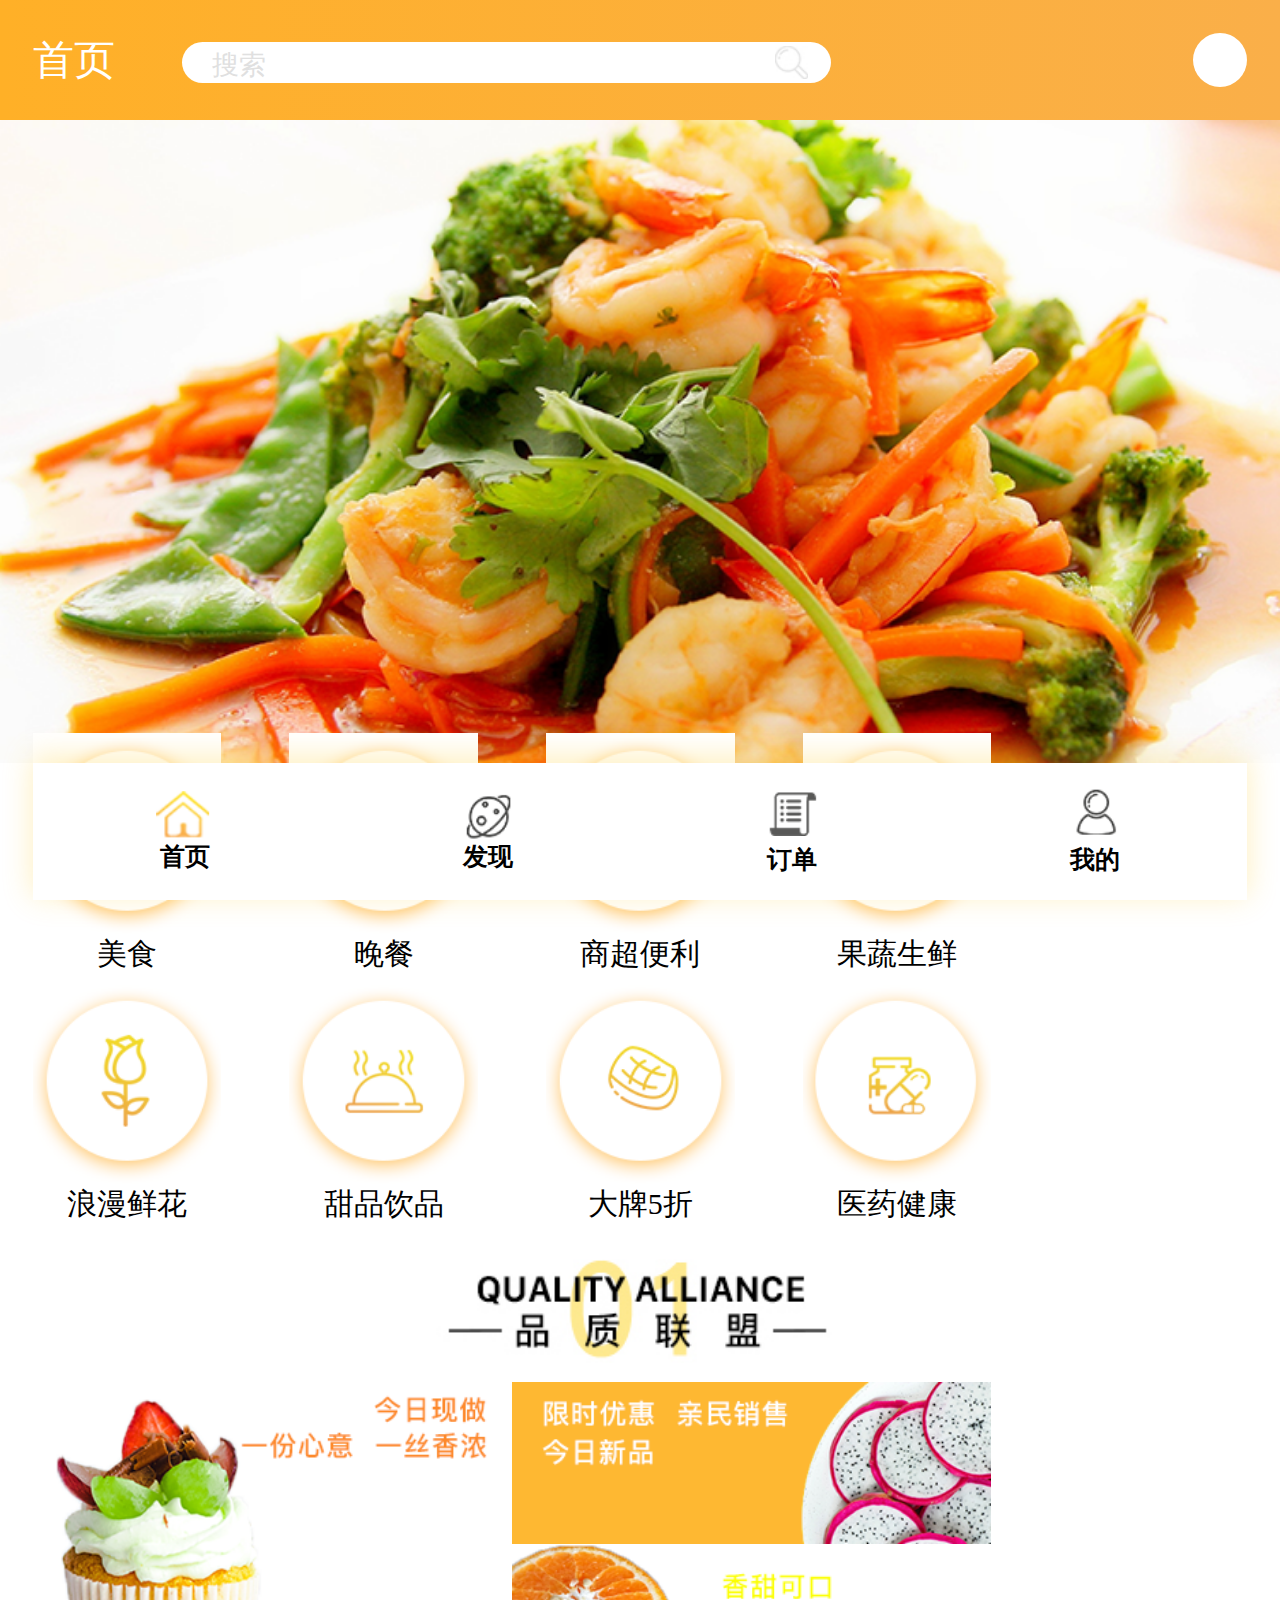
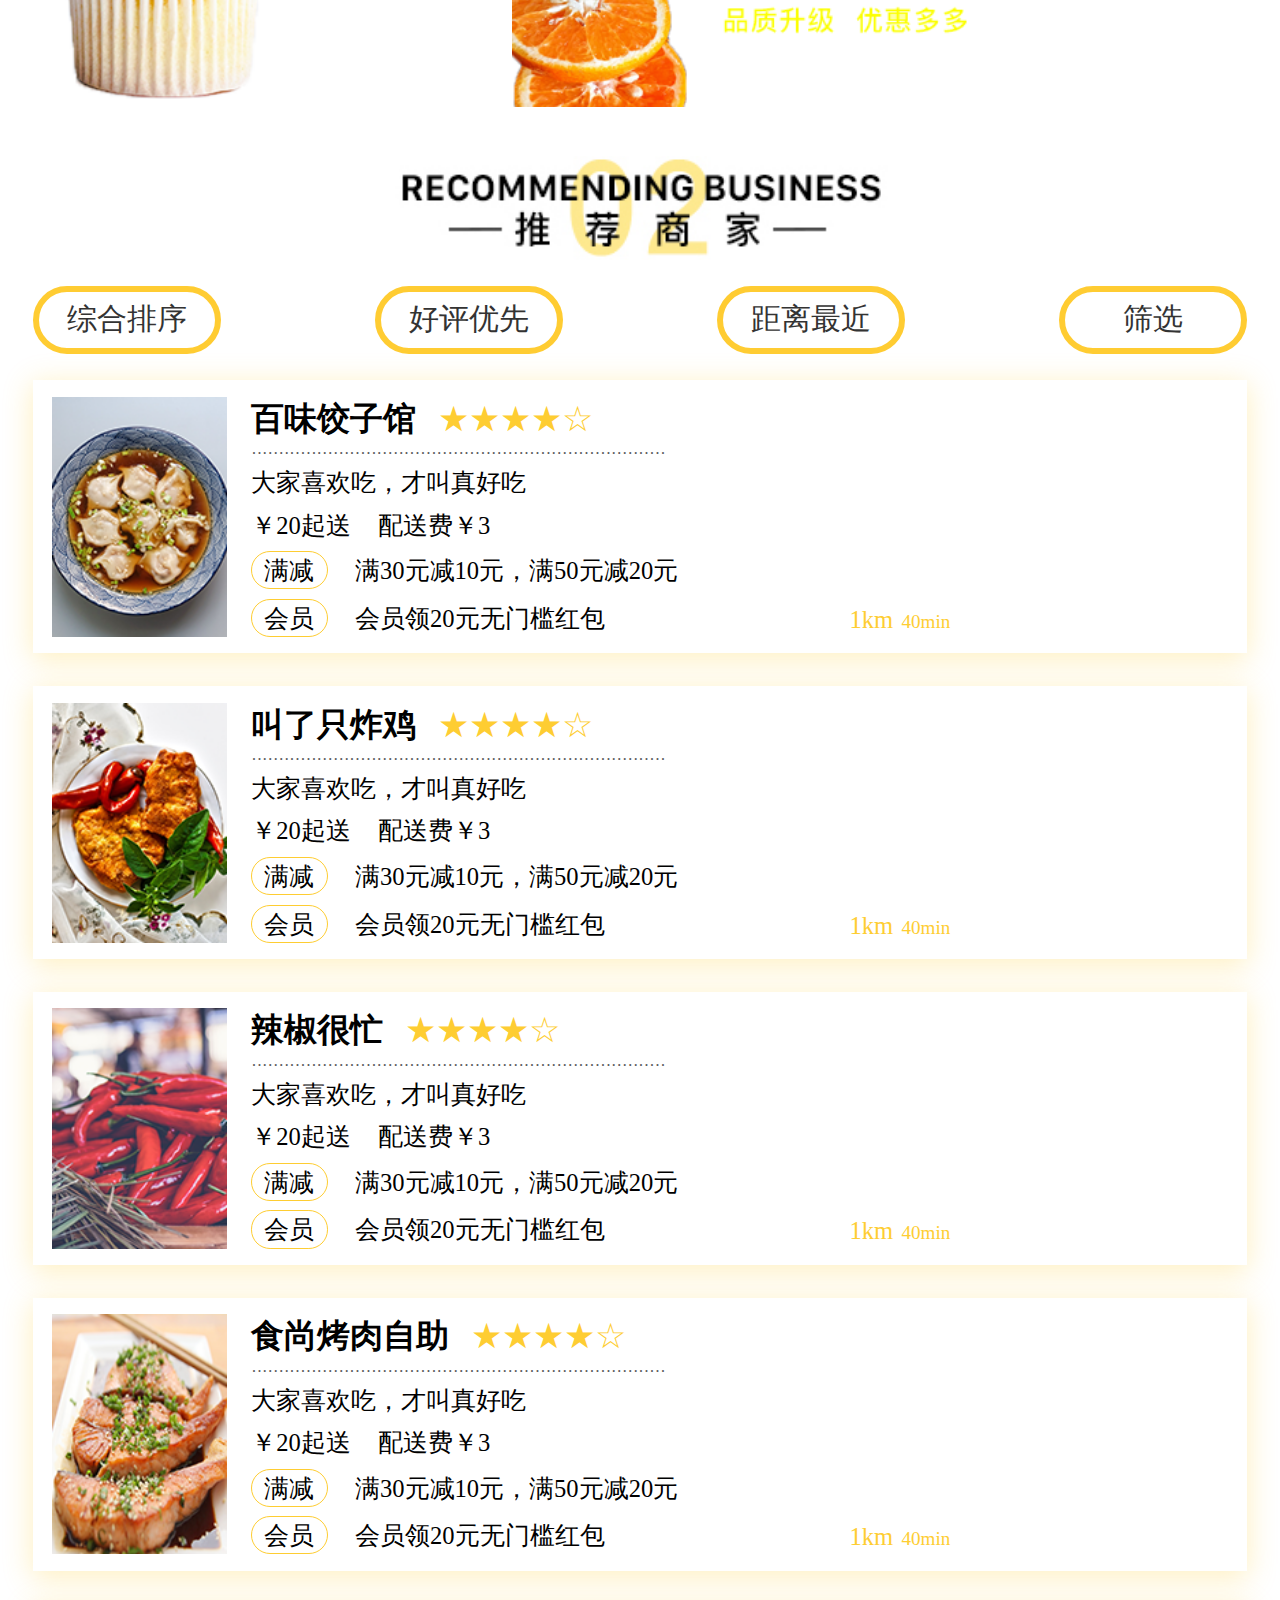
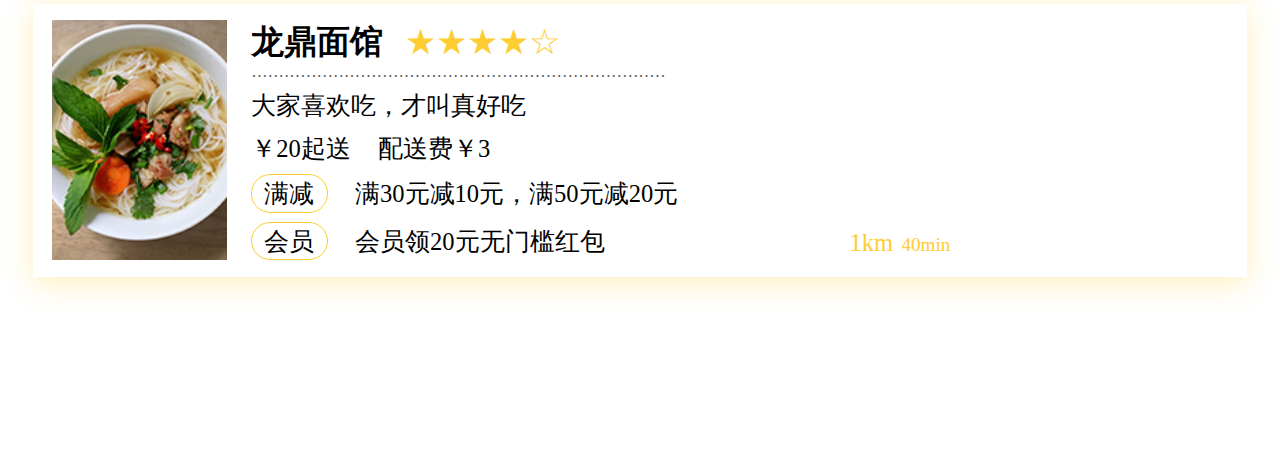
<file: index.html>
<!DOCTYPE html>
<html lang="en">
<head>
	<meta charset="UTF-8">
	<title>首页</title>
	<meta name="viewport" content="width=device-width,initial-scale=1.0,user-scalable=no">
	<link rel="stylesheet" href="css/rem.css">
	<link rel="stylesheet" href="https://at.alicdn.com/t/font_782928_rx70kmnmmqr.css">
	<link rel="stylesheet" href="css/index.css">
</head>
<body>
	<!-- 头部搜索开始 -->
	<header>
		<div class="pos">首页</div>
		<div class="search">
			<input type="text" placeholder="搜索">
			
		</div>
		<div class="scan">
			<i class="iconfont icon-saoyisao"></i>
		</div>
	</header>
	<!-- 头部搜索结束 -->

	<!-- 轮播图开始 -->
	<div class="banner">
		<img src="img/banner.png" alt="">
	</div>
	<!-- 轮播图结束 -->

	<!-- 导航开始 -->
	<nav>
		<main>
			<ul>
				<li>
					<img src="img/food.png" alt="">
					<span>美食</span>
				</li>
				<li>
					<img src="img/dinner.png" alt="">
					<span>晚餐</span>
				</li>
				<li>
					<img src="img/market.png" alt="">
					<span>商超便利</span>
				</li>
				<li>
					<img src="img/fruit.png" alt="">
					<span>果蔬生鲜</span>
				</li>
			</ul>
			<ul>
				<li>
					<img src="img/flower.png" alt="">
					<span>浪漫鲜花</span>
				</li>
				<li>
					<img src="img/food.png" alt="">
					<span>甜品饮品</span>
				</li>
				<li>
					<img src="img/steak.png" alt="">
					<span>大牌5折</span>
				</li>
				<li>
					<img src="img/health.png" alt="">
					<span>医药健康</span>
				</li>
			</ul>
		</main>
	</nav>
	<!-- 导航结束 -->

	<!-- 品质联盟开始 -->
	<div class="quality">
		<img src="img/quality.png" alt="">
	</div>
	<div class="picture">
		<div class="left">
			<img src="img/01.png" alt="">
		</div>
		<div class="right">
			<img src="img/02.png" alt="">
			<img src="img/03.png" alt="">
		</div>
	</div>
	<!-- 品质联盟结束 -->


	<!-- 推荐商家开始 -->
	<div class="business">
		<img src="img/business.png" alt="">
	</div>
	<div class="choose">
		<div class="box">综合排序</div>
		<div class="box">好评优先</div>
		<div class="box">距离最近</div>
		<div class="box">筛选</div>
	</div>
	<div class="list">
		<ul>
			<li>
				<div class="pic">
					<img src="img/dumpling.png" alt="">
				</div>
				<div class="content">
					<div class="name">
						<h6>百味饺子馆</h6>
						<div class="star">★★★★☆</div>
					</div>
					<div class="point">············································································</div>
					<div class="adv">大家喜欢吃，才叫真好吃</div>
					<div class="send">
						<p>￥20起送</p>
						<p>配送费￥3</p>
					</div>
					<div class="reduce">
						<div class="lable">满减</div>
						<p>满<span>30</span>元减<span>10</span>元，满<span>50</span>元减<span>20</span>元</p>
					</div>
					<div class="members">
						<div class="left">
							<div class="lable">会员</div>
							<p>会员领<span>20</span>元无门槛红包</p>
						</div>
						<div class="right">
							<div class="distance">
								<i class="iconfont icon-dingwei"></i>
								<span>1</span>km
							</div>
							<div class="time">
								<i class="iconfont icon-msnui-clock"></i>
								<span>40</span>min
							</div>
						</div>
					</div>
				</div>
			</li>
			<li>
				<div class="pic">
					<img src="img/call-chicken.png" alt="">
				</div>
				<div class="content">
					<div class="name">
						<h6>叫了只炸鸡</h6>
						<div class="star">★★★★☆</div>
					</div>
					<div class="point">············································································</div>
					<div class="adv">大家喜欢吃，才叫真好吃</div>
					<div class="send">
						<p>￥20起送</p>
						<p>配送费￥3</p>
					</div>
					<div class="reduce">
						<div class="lable">满减</div>
						<p>满<span>30</span>元减<span>10</span>元，满<span>50</span>元减<span>20</span>元</p>
					</div>
					<div class="members">
						<div class="left">
							<div class="lable">会员</div>
							<p>会员领<span>20</span>元无门槛红包</p>
						</div>
						<div class="right">
							<div class="distance">
								<i class="iconfont icon-dingwei"></i>
								<span>1</span>km
							</div>
							<div class="time">
								<i class="iconfont icon-msnui-clock"></i>
								<span>40</span>min
							</div>
						</div>
					</div>
				</div>
			</li>
			<a href="store.html">
				<li>
					<div class="pic">
						<img src="img/pepper.png" alt="">
					</div>
					<div class="content">
						<div class="name">
							<h6>辣椒很忙</h6>
							<div class="star">★★★★☆</div>
						</div>
						<div class="point">············································································</div>
						<div class="adv">大家喜欢吃，才叫真好吃</div>
						<div class="send">
							<p>￥20起送</p>
							<p>配送费￥3</p>
						</div>
						<div class="reduce">
							<div class="lable">满减</div>
							<p>满<span>30</span>元减<span>10</span>元，满<span>50</span>元减<span>20</span>元</p>
						</div>
						<div class="members">
							<div class="left">
								<div class="lable">会员</div>
								<p>会员领<span>20</span>元无门槛红包</p>
							</div>
							<div class="right">
								<div class="distance">
									<i class="iconfont icon-dingwei"></i>
									<span>1</span>km
								</div>
								<div class="time">
									<i class="iconfont icon-msnui-clock"></i>
									<span>40</span>min
								</div>
							</div>
						</div>
					</div>
				</li>
			</a>
			<li>
				<div class="pic">
					<img src="img/seafood.png" alt="">
				</div>
				<div class="content">
					<div class="name">
						<h6>食尚烤肉自助</h6>
						<div class="star">★★★★☆</div>
					</div>
					<div class="point">············································································</div>
					<div class="adv">大家喜欢吃，才叫真好吃</div>
					<div class="send">
						<p>￥20起送</p>
						<p>配送费￥3</p>
					</div>
					<div class="reduce">
						<div class="lable">满减</div>
						<p>满<span>30</span>元减<span>10</span>元，满<span>50</span>元减<span>20</span>元</p>
					</div>
					<div class="members">
						<div class="left">
							<div class="lable">会员</div>
							<p>会员领<span>20</span>元无门槛红包</p>
						</div>
						<div class="right">
							<div class="distance">
								<i class="iconfont icon-dingwei"></i>
								<span>1</span>km
							</div>
							<div class="time">
								<i class="iconfont icon-msnui-clock"></i>
								<span>40</span>min
							</div>
						</div>
					</div>
				</div>
			</li>
			<li>
				<div class="pic">
					<img src="img/noodles.png" alt="">
				</div>
				<div class="content">
					<div class="name">
						<h6>龙鼎面馆</h6>
						<div class="star">★★★★☆</div>
					</div>
					<div class="point">············································································</div>
					<div class="adv">大家喜欢吃，才叫真好吃</div>
					<div class="send">
						<p>￥20起送</p>
						<p>配送费￥3</p>
					</div>
					<div class="reduce">
						<div class="lable">满减</div>
						<p>满<span>30</span>元减<span>10</span>元，满<span>50</span>元减<span>20</span>元</p>
					</div>
					<div class="members">
						<div class="left">
							<div class="lable">会员</div>
							<p>会员领<span>20</span>元无门槛红包</p>
						</div>
						<div class="right">
							<div class="distance">
								<i class="iconfont icon-dingwei"></i>
								<span>1</span>km
							</div>
							<div class="time">
								<i class="iconfont icon-msnui-clock"></i>
								<span>40</span>min
							</div>
						</div>
					</div>
				</div>
			</li>
		</ul>
	</div>
	<!-- 推荐商家结束 -->

	<!-- 底部开始 -->
	<div class="bottom">
		<ul>
			<li>
				<img src="img/page-one.png" alt="">
				<h5>首页</h5>
			</li>
			<li>
				<img src="img/find_03.png" alt="">
				<h5>发现</h5>
			</li>
			<li>
				<a href="order.html"><img src="img/order.png" alt=""></a>
				<h5>订单</h5>
			</li>
			<li>
				<a href="user.html"><img src="img/mine_03.png" alt=""></a>
				<h5>我的</h5>
			</li>
		</ul>
	</div>
	<!-- 底部结束 -->
	
</body>
</html>
</file>
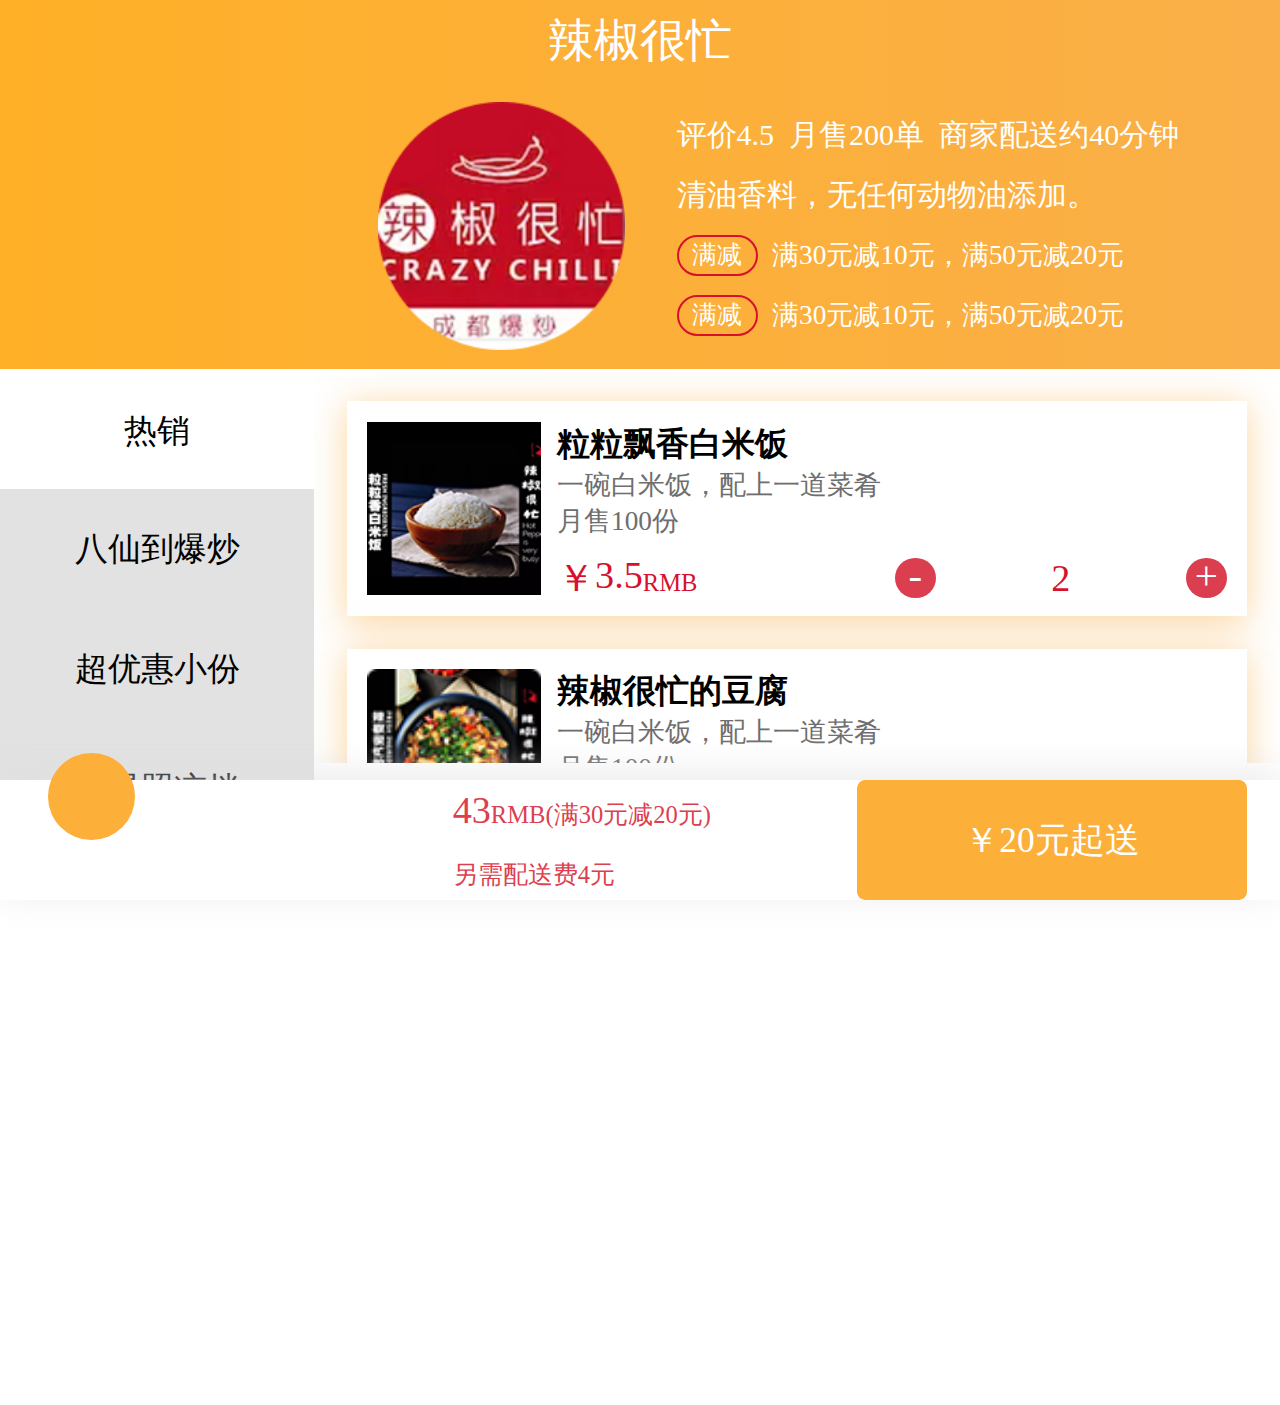
<file: add-cart.html>
<!DOCTYPE html>
<html lang="en">
<head>
	<meta charset="UTF-8">
	<title>加入购物车</title>
	<meta name="viewport" content="width=device-width,initial-scale=1.0,user-scalable=no">
	<link rel="stylesheet" href="css/rem.css">
	<link rel="stylesheet" href="https://at.alicdn.com/t/font_784712_7oxgji0m217.css">
	<link rel="stylesheet" href="css/add-cart.css">
</head>
<body>
	<!-- 顶部开始 -->
	<header>
		<div class="title">
			<ul>
				<li>
					<a href="store.html">
						<i class="iconfont icon-fanhui"></i>
					</a>
				</li>
				<li>辣椒很忙</li>
				<li>
					<a href="">
						<i class="iconfont icon-fenxiangcopy"></i>
					</a>
				</li>
			</ul>
		</div>
		<div class="information">
			<div class="picture">
				<img src="img/store-pic.png" alt="">
			</div>
			<div class="text">
				<div class="score">评价<span>4.5</span>&nbsp;&nbsp;月售<span>200</span>单&nbsp;&nbsp;商家配送约<span>40</span>分钟</div>
				<div class="benefit">清油香料，无任何动物油添加。</div>
				<div class="reduce">
					<div class="box">满减</div>
					<p>满<span>30</span>元减<span>10</span>元，满<span>50</span>元减<span>20</span>元</p>
				</div>
				<div class="member">
					<div class="box">满减</div>
					<p>满<span>30</span>元减<span>10</span>元，满<span>50</span>元减<span>20</span>元</p>
				</div>
			</div>
		</div>
	</header>
	<!-- 顶部结束 -->

	<!-- 中间开始 -->
	<main>
		<div class="list">
			<ul>
				<li>
					<i class="iconfont icon-rexiaotuijian"></i>
					热销</li>
				<li>八仙到爆炒</li>
				<li>超优惠小份</li>
				<li>三星照凉拌</li>
				<li>三蒸锅主食</li>
				<li>巨划算套餐</li>
			</ul>
		</div>
		<div class="content">
			<ul>
				<li>
					<div class="photo">
						<img src="img/rice.png" alt="">
					</div>
					<div class="name">
						<h5>粒粒飘香白米饭</h5>
						<p>一碗白米饭，配上一道菜肴</p>
						<p>月售<span>100</span>份</p>
						<div class="num">
							<div class="price">
								￥<span>3.5</span>
								<p class="rmb">RMB</p>
							</div>
							<div class="reduce">-</div>
							<span class="count">2</span>
							<div class="add">+</div>
						</div>
					</div>
					
				</li>
				<li>
					<div class="photo">
						<img src="img/tofu.png" alt="">
					</div>
					<div class="name">
						<h5>辣椒很忙的豆腐</h5>
						<p>一碗白米饭，配上一道菜肴</p>
						<p>月售<span>100</span>份</p>
						<div class="num">
							<div class="price">
								￥<span>36</span>
								<p class="rmb">RMB</p>
							</div>
							<div class="reduce">-</div>
							<span class="count">1</span>
							<div class="add">+</div>
						</div>
					</div>
				</li>
				<li><div class="photo">
						<img src="img/bullfrog-store.png" alt="">
					</div>
					<div class="name">
						<h5>大块口福爆牛蛙</h5>
						<p>一碗白米饭，配上一道菜肴</p>
						<p>月售<span>100</span>份</p>
						<div class="num">
							<div class="price">
								￥<span>36</span>
								<p class="rmb">RMB</p>
							</div>
							<div class="add">+</div>
						</div>
					</div></li>
				<li>
					<div class="photo">
						<img src="img/fish-store.png" alt="">
					</div>
					<div class="name">
						<h5>过江水煮巴沙鱼</h5>
						<p>一碗白米饭，配上一道菜肴</p>
						<p>月售<span>100</span>份</p>
						<div class="num">
							<div class="price">
								￥<span>36</span>
								<p class="rmb">RMB</p>
							</div>
							<div class="add">+</div>
						</div>
					</div>
				</li>
				<li>
					<div class="photo">
						<img src="img/rice.png" alt="">
					</div>
					<div class="name">
						<h5>乐山一品钵钵鸡</h5>
						<p>一碗白米饭，配上一道菜肴</p>
						<p>月售<span>100</span>份</p>
						<div class="num">
							<div class="price">
								￥<span>36</span>
								<p class="rmb">RMB</p>
							</div>
							<div class="add">+</div>
						</div>
					</div>
				</li>
			</ul>
		</div>
	</main>
	<!-- 中间结束 -->

	<!-- 底部开始 -->
	<footer>
		<div class="bottom">
			<div class="car">
				<i class="iconfont icon-gouwuche"></i>
			</div>
			<div class="buy">
				<p><span>43</span>RMB(满30元减20元)</p>
				<p>另需配送费4元</p>
			</div>
			<a href="confrrm-price.html"><div class="pay">￥<span>20</span>元起送</div></a>
		</div>
	</footer>
	<!-- 底部结束 -->
</body>
</html>
</file>
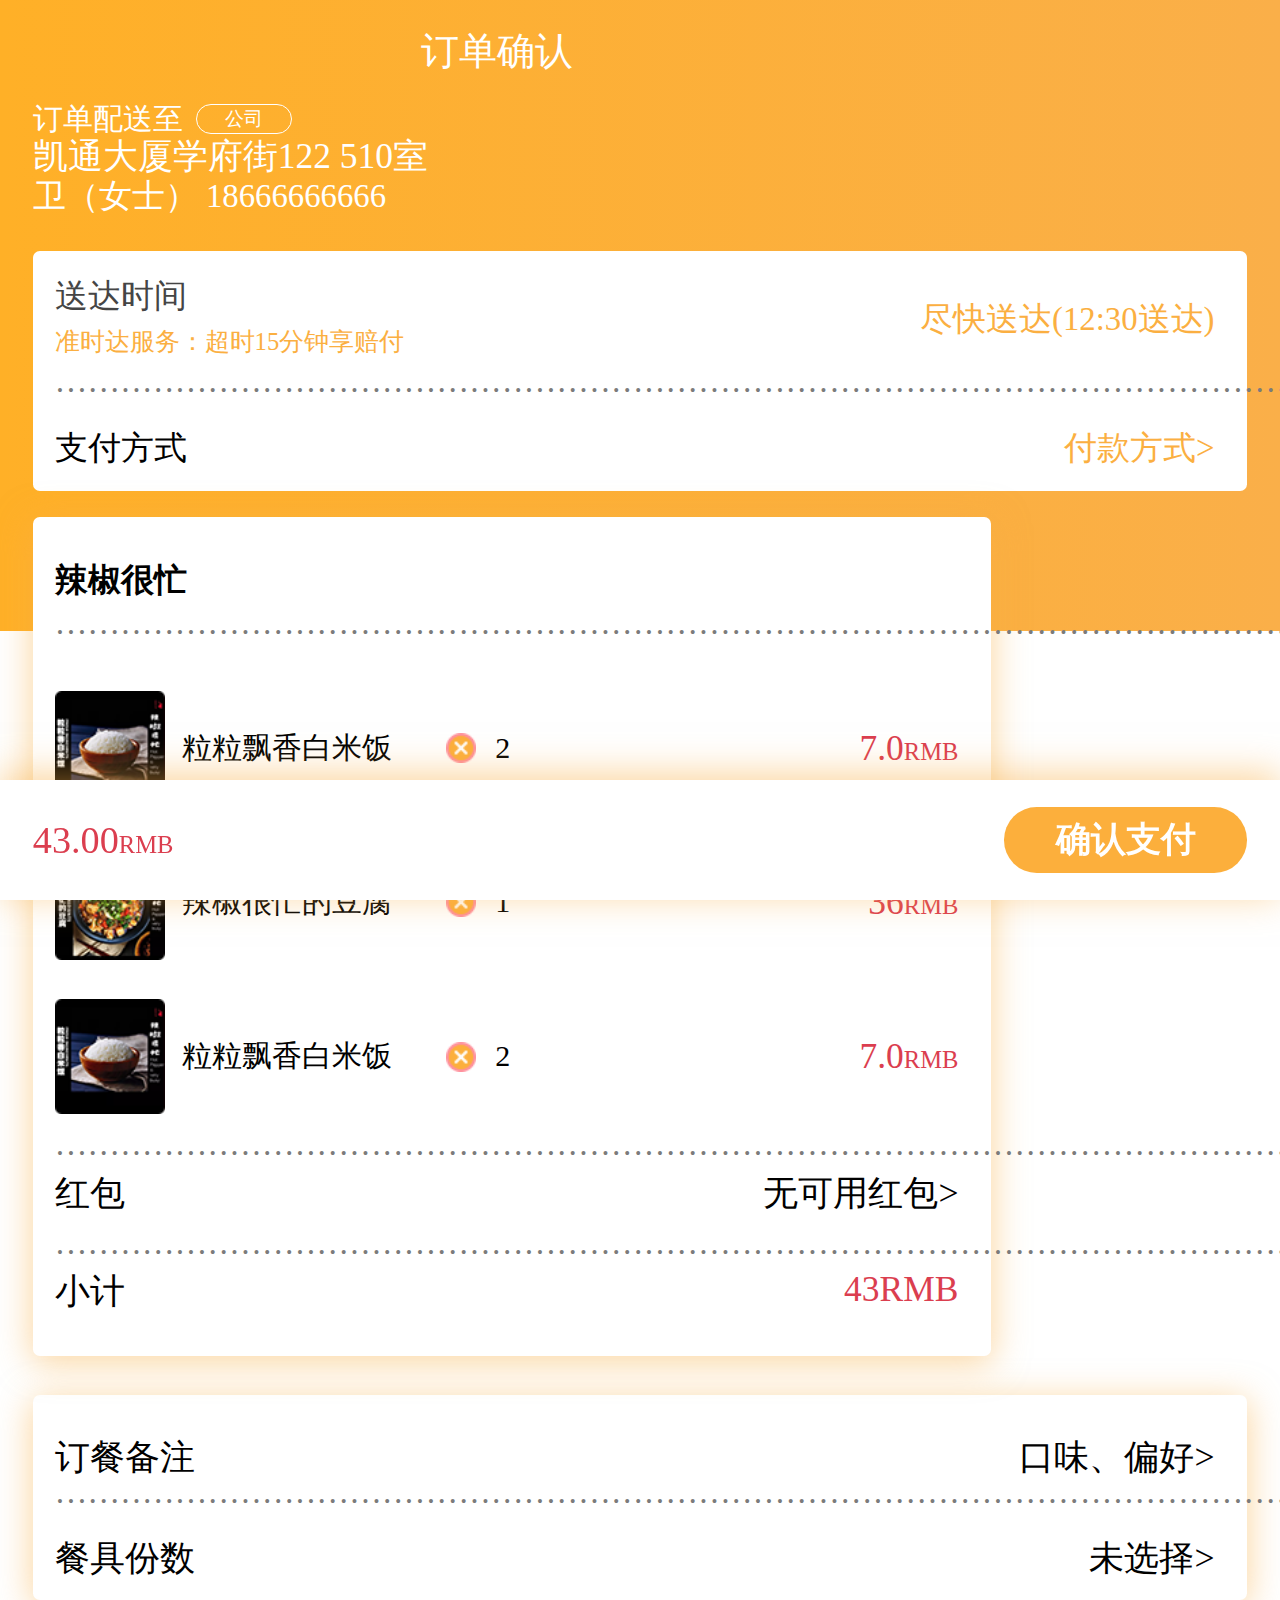
<file: confirm-order.html>
<!DOCTYPE html>
<html lang="en">
<head>
	<meta charset="UTF-8">
	<title>确认订单</title>
	<meta name="viewport" content="width=device-width,initial-scale=1.0,user-scalable=no">
	<link rel="stylesheet" href="css/rem.css">
	<link rel="stylesheet" href="https://at.alicdn.com/t/font_784712_7oxgji0m217.css">
	<link rel="stylesheet" href="css/confirm-order.css">
</head>
<body>
	<!-- 顶部开始 -->
	<header>
		<div class="title">
			<a href="confrrm-price.html"><div class="back">
				<i class="iconfont icon-fanhui"></i>
			</div></a>
			<div class="word">订单确认</div>
		</div>

		<div class="text">
			<div class="company">
				<p>订单配送至</p>
				<div class="sign">公司</div>
			</div>
			<span class="address">凯通大厦学府街122 510室</span>
			<div class="information">
				<span class="name">卫（女士）</span>
				<span class="phone">18666666666</span>
			</div>
		</div>

		<div class="arrive">
			<div class="time">
				<div class="box1">送达时间</div>
				<div class="box2">尽快送达(12:30送达)</div>
				<div class="box3">准时达服务：超时15分钟享赔付</div>
			</div>
			<p class="point">··················································································································</p>
			<div class="pay">
				<h3>支付方式</h3>
				<h4>付款方式&gt;</h4>
			</div>
		</div>

		<div class="goods">
			<h3>辣椒很忙</h3>
			<p class="point">··················································································································</p>
			<div class="food">
				<div class="meal">
					<img src="img/rice-confirm order.png" alt="">
					<div class="name">粒粒飘香白米饭</div>
					<img src="img/cheng.png" alt="" class="multi">
					<div class="num">2</div>
					<p>
						<span>7.0</span>RMB
					</p>
				</div>
				<div class="meal">
					<img src="img/tofu-confirm order.png" alt="">
					<div class="name">辣椒很忙的豆腐</div>
					<img src="img/cheng.png" alt="" class="multi">
					<div class="num">1</div>
					<p>
						<span>36</span>RMB
					</p>
				</div>
				<div class="meal">
					<img src="img/rice-confirm order.png" alt="">
					<div class="name">粒粒飘香白米饭</div>
					<img src="img/cheng.png" alt="" class="multi">
					<div class="num">2</div>
					<p>
						<span>7.0</span>RMB
					</p>
				</div>
			</div>

			<p class="point-2">··················································································································</p>

			<div class="envelope">
				<div class="left">红包</div>
				<div class="right">无可用红包&gt;</div>
			</div>

			<p class="point-2">··················································································································</p>

			<div class="subtotal">
				<div class="left">小计</div>
				<div class="right"><span>43</span>RMB</div>
			</div>
		</div>
	</header>
	<!-- 顶部结束 -->


	<!-- 中间开始 -->
	<main>
		<div class="tableware">
			<div class="note">
				<div class="left">订餐备注</div>
				<div class="right">口味、偏好&gt;</div>
			</div>

			<p class="point-2">··················································································································</p>

			<div class="tb-num">
				<div class="left">餐具份数</div>
				<div class="right">未选择&gt;</div>
			</div>
		</div>
	</main>
	<!-- 中间结束 -->


	<!-- 底部开始 -->
	<footer>
		<div class="price"><span>43.00</span>RMB</div>
		<a href="pay-method.html"><div class="confirm">确认支付</div></a>
	</footer>
	<!-- 底部结束 -->
</body>
</html>
</file>
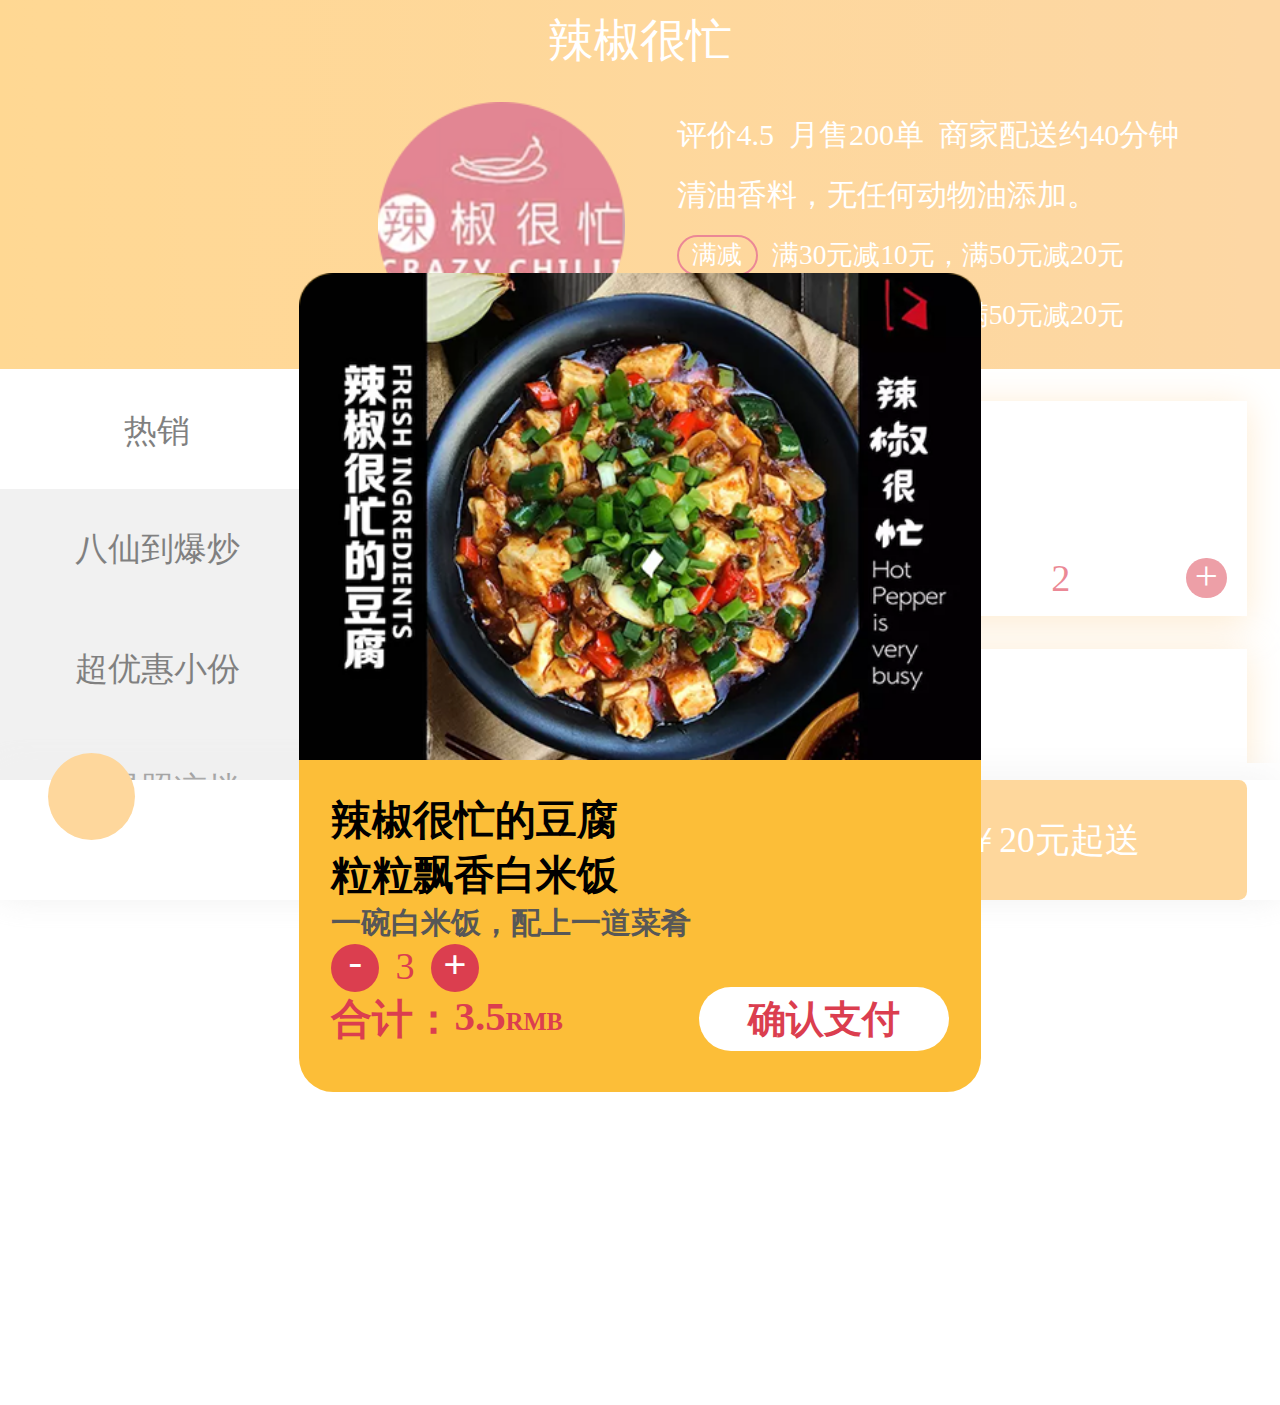
<file: confrrm-price.html>
<!DOCTYPE html>
<html lang="en">
<head>
	<meta charset="UTF-8">
	<title>确认价钱</title>
	<meta name="viewport" content="width=device-width,initial-scale=1.0,user-scalable=no">
	<link rel="stylesheet" href="css/rem.css">
	<link rel="stylesheet" href="https://at.alicdn.com/t/font_784712_7oxgji0m217.css">
	<link rel="stylesheet" href="css/confirm-price.css">
</head>
<body>
	<!-- 顶部开始 -->
	<header>
		<div class="title">
			<ul>
				<li>
					<a href="">
						<i class="iconfont icon-fanhui"></i>
					</a>
				</li>
				<li>辣椒很忙</li>
				<li>
					<a href="">
						<i class="iconfont icon-fenxiangcopy"></i>
					</a>
				</li>
			</ul>
		</div>
		<div class="information">
			<div class="picture">
				<img src="img/store-pic.png" alt="">
			</div>
			<div class="text">
				<div class="score">评价<span>4.5</span>&nbsp;&nbsp;月售<span>200</span>单&nbsp;&nbsp;商家配送约<span>40</span>分钟</div>
				<div class="benefit">清油香料，无任何动物油添加。</div>
				<div class="reduce">
					<div class="box">满减</div>
					<p>满<span>30</span>元减<span>10</span>元，满<span>50</span>元减<span>20</span>元</p>
				</div>
				<div class="member">
					<div class="box">满减</div>
					<p>满<span>30</span>元减<span>10</span>元，满<span>50</span>元减<span>20</span>元</p>
				</div>
			</div>
		</div>
	</header>
	<!-- 顶部结束 -->

	<!-- 中间开始 -->
	<main>
		<div class="list">
			<ul>
				<li>
					<i class="iconfont icon-rexiaotuijian"></i>
					热销</li>
				<li>八仙到爆炒</li>
				<li>超优惠小份</li>
				<li>三星照凉拌</li>
				<li>三蒸锅主食</li>
				<li>巨划算套餐</li>
			</ul>
		</div>
		<div class="content">
			<ul>
				<li>
					<div class="photo">
						<img src="img/rice.png" alt="">
					</div>
					<div class="name">
						<h5>粒粒飘香白米饭</h5>
						<p>一碗白米饭，配上一道菜肴</p>
						<p>月售<span>100</span>份</p>
						<div class="num">
							<div class="price">
								￥<span>3.5</span>
								<p class="rmb">RMB</p>
							</div>
							<div class="reduce">-</div>
							<span class="count">2</span>
							<div class="add">+</div>
						</div>
					</div>
					
				</li>
				<li>
					<div class="photo">
						<img src="img/rice.png" alt="">
					</div>
					<div class="name">
						<h5>粒粒飘香白米饭</h5>
						<p>一碗白米饭，配上一道菜肴</p>
						<p>月售<span>100</span>份</p>
						<div class="num">
							<div class="price">
								￥<span>3.5</span>
								<p class="rmb">RMB</p>
							</div>
							<div class="reduce">-</div>
							<span class="count">1</span>
							<div class="add">+</div>
						</div>
					</div>
				</li>
				<li><div class="photo">
						<img src="img/rice.png" alt="">
					</div>
					<div class="name">
						<h5>粒粒飘香白米饭</h5>
						<p>一碗白米饭，配上一道菜肴</p>
						<p>月售<span>100</span>份</p>
						<div class="num">
							<div class="price">
								￥<span>3.5</span>
								<p class="rmb">RMB</p>
							</div>
							<div class="add">+</div>
						</div>
					</div></li>
				<li>
					<div class="photo">
						<img src="img/rice.png" alt="">
					</div>
					<div class="name">
						<h5>粒粒飘香白米饭</h5>
						<p>一碗白米饭，配上一道菜肴</p>
						<p>月售<span>100</span>份</p>
						<div class="num">
							<div class="price">
								￥<span>3.5</span>
								<p class="rmb">RMB</p>
							</div>
							<div class="add">+</div>
						</div>
					</div>
				</li>
				<li>
					<div class="photo">
						<img src="img/rice.png" alt="">
					</div>
					<div class="name">
						<h5>粒粒飘香白米饭</h5>
						<p>一碗白米饭，配上一道菜肴</p>
						<p>月售<span>100</span>份</p>
						<div class="num">
							<div class="price">
								￥<span>3.5</span>
								<p class="rmb">RMB</p>
							</div>
							<div class="add">+</div>
						</div>
					</div>
				</li>
			</ul>
		</div>
	</main>
	<!-- 中间结束 -->

	<!-- 底部开始 -->
	<footer>
		<div class="bottom">
			<div class="car">
				<i class="iconfont icon-gouwuche"></i>
			</div>
			<div class="buy">
				<p><span>43</span>RMB(满30元减20元)</p>
				<p>另需配送费4元</p>
			</div>
			<div class="pay">￥<span>20</span>元起送</div>
		</div>
	</footer>
	<!-- 底部结束 -->

	<!-- 遮罩开始 -->
	<div class="shade">
		<div class="tag">
			<div class="top">
				<img src="img/confirm-price.png" alt="">
			</div>
			<div class="bottom">
				<p>辣椒很忙的豆腐</p>
				<p>粒粒飘香白米饭</p>
				<h6>一碗白米饭，配上一道菜肴</h6>
				<div class="num">
					<div class="label">
						<div class="reduce">-</div>
						<span class="count">3</span>
						<div class="add">+</div>
					</div>
					<div class="price">
						合计：<span>3.5</span>
						<p class="rmb">RMB</p>
					</div>
				</div>
				<a href="confirm-order.html"><div class="ok">确认支付</div></a>
			</div>
			
		</div>
	</div>
	<!-- 遮罩结束 -->
</body>
</html>
</file>
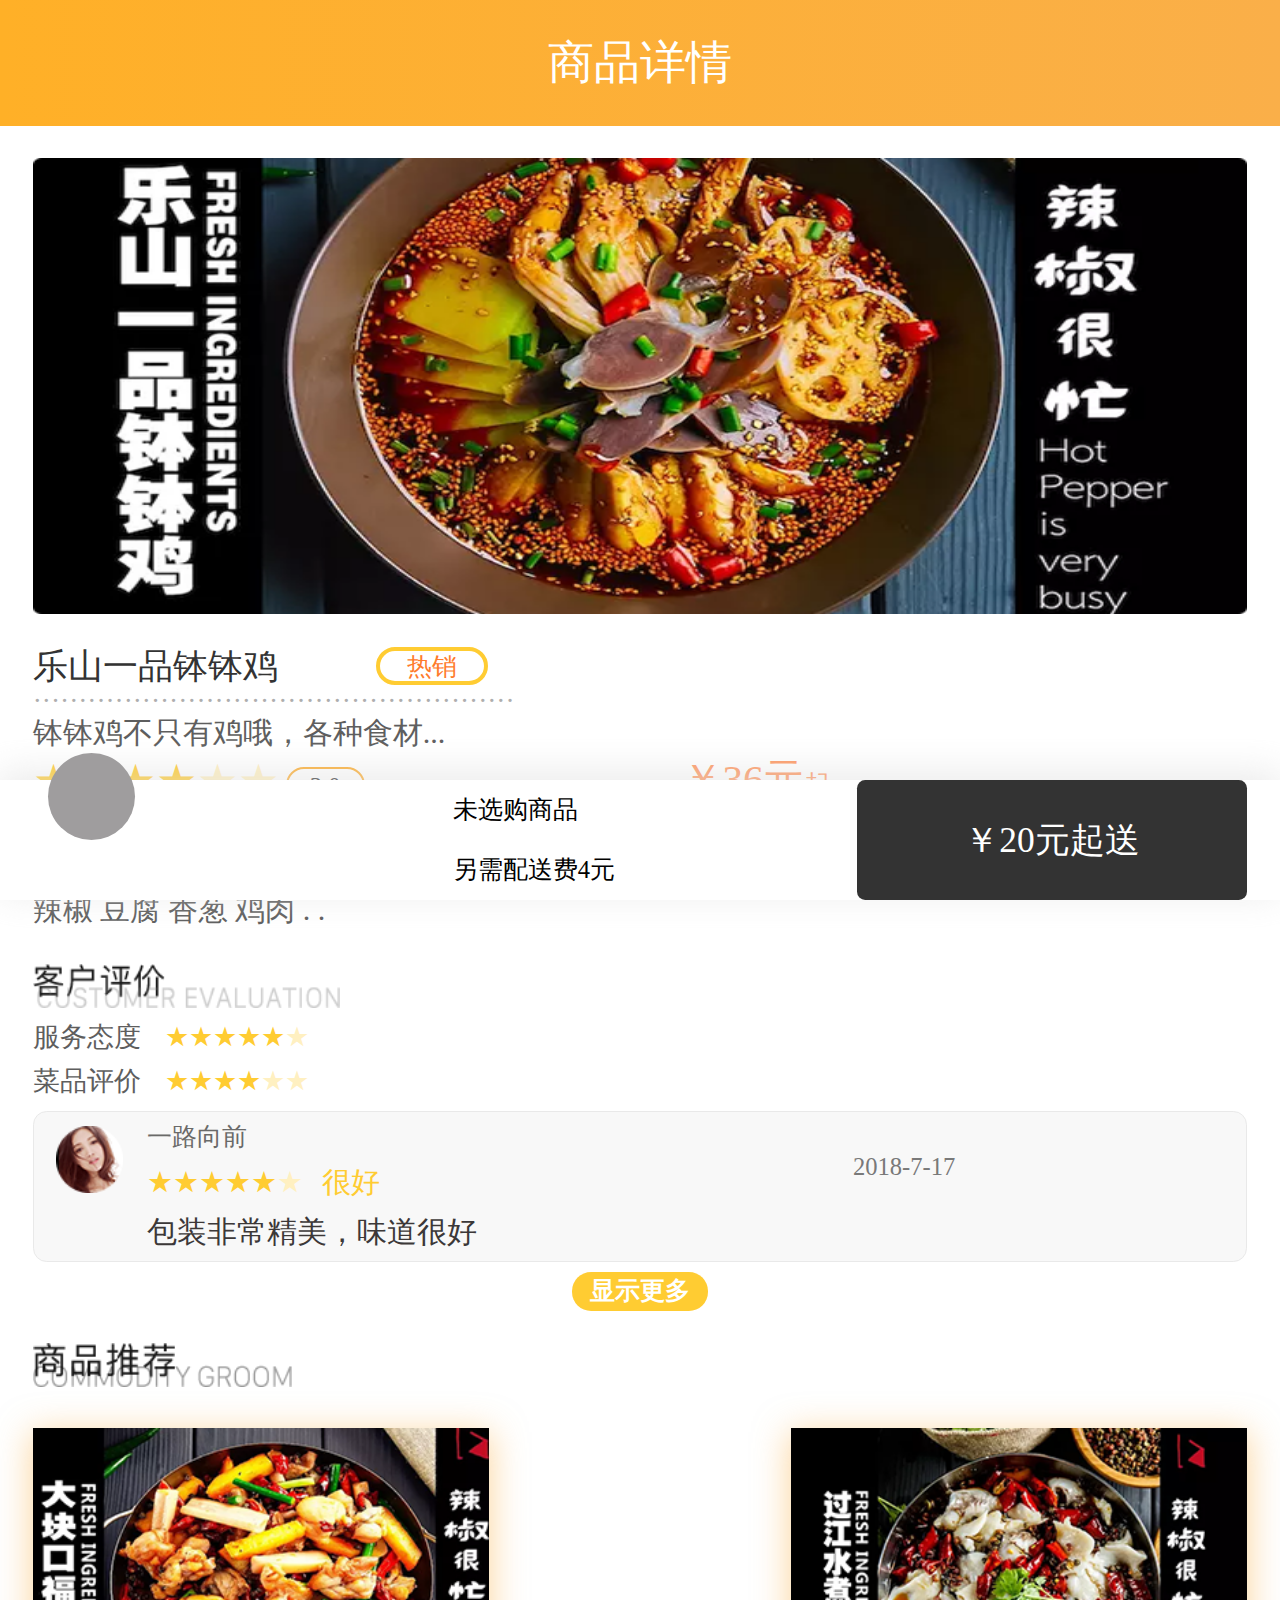
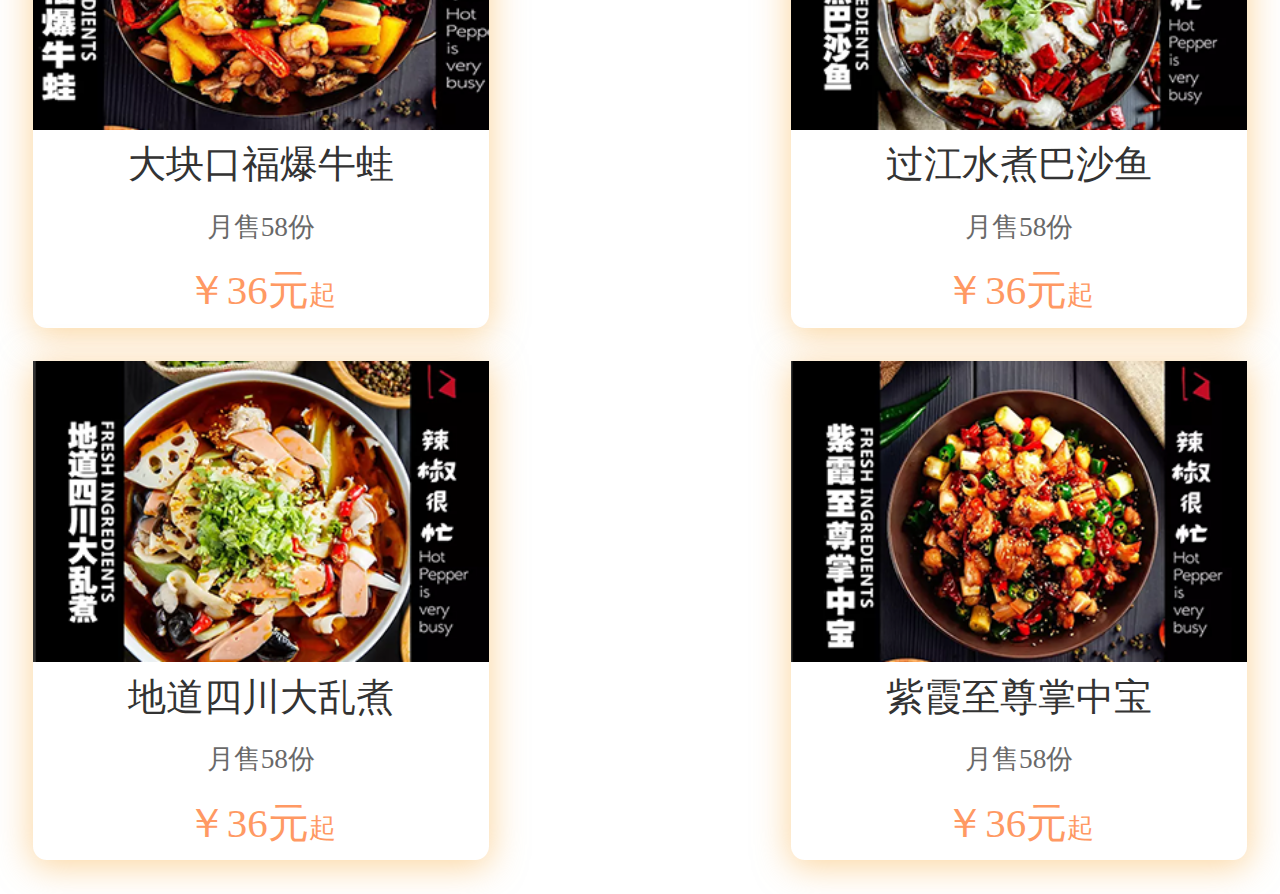
<file: goods-details.html>
<!DOCTYPE html>
<html lang="en">
<head>
	<meta charset="UTF-8">
	<title>商品详情</title>
	<meta name="viewport" content="width=device-width,initial-scale=1.0,user-scalable=no">
	<link rel="stylesheet" href="css/rem.css">
	<link rel="stylesheet" href="https://at.alicdn.com/t/font_784712_7oxgji0m217.css">
	<link rel="stylesheet" href="css/goods-details.css">
</head>
<body>
	<!-- 顶部开始 -->
	<header>
		<div class="title">
			<ul>
				<li>
					<a href="store.html">
						<i class="iconfont icon-fanhui"></i>
					</a>
				</li>
				<li>商品详情</li>
				<li>
					<a href="">
						<i class="iconfont icon-fenxiangcopy"></i>
					</a>
				</li>
			</ul>
		</div>
	</header>
	<!-- 顶部结束 -->

	<!-- 商品图开始 -->
	<div class="picture">
		<img src="img/chicken.png" alt="">
	</div>
	<!-- 商品图结束 -->

	<!-- 产品介绍开始 -->
	<div class="introduce">
		<div class="name">
			<div class="chicken">乐山一品钵钵鸡</div>
			<div class="hot">热销</div>
		</div>
		<p class="point">·····················································</p>
		<p class="word">钵钵鸡不只有鸡哦，各种食材...</p>
		<div class="level">
			<div class="star">★★★★<p>★★</p></div>
			<div class="num">3.0</div>
			<div class="price">￥<span>36</span>元<p>起</p></div>
		</div>
	</div>
	<!-- 产品介绍结束 -->

	<!-- 配菜开始 -->
	<div class="vegetable">
		<div class="title">
			<img src="img/vegetable.png" alt="">
			<p>辣椒  豆腐  香葱  鸡肉 . .</p>
		</div>
	</div>
	<!-- 配菜结束 -->

	<!-- 客户评价开始 -->
	<div class="evaluation">
		<img src="img/evaluate.png" alt="">
		<div class="service">
			<div class="attitude">服务态度</div>
			<div class="star">★★★★★<p>★</p></div>
		</div>
		<div class="eva">
			<div class="attitude">菜品评价</div>
			<div class="star">★★★★<p>★★</p></div>
		</div>

		<div class="user">
			<div class="left">
				<img src="img/head.png" alt="">
			</div>
			<div class="center">
				<h5>一路向前</h5>
				<div class="star">★★★★★<p>★</p>很好</div>
				<h3>包装非常精美，味道很好</h3>
			</div>
			<div class="right">2018-7-17</div>
		</div>
		<div class="more">显示更多</div>
	</div>
	<!-- 客户评价结束 -->

	<!-- 商品推荐开始 -->
	<div class="recommend">
		<div class="pic">
			<img src="img/recommend.png" alt="">
		</div>
		<div class="box">
			<ul>
				<li>
					<div class="photo">
						<img src="img/bullfrog.png" alt="">
					</div>
					<div class="word">
						<h5>大块口福爆牛蛙</h5>
						<h6>月售58份</h6>
						<h4>￥36元<p>起</p></h4>
					</div>
				</li>
				<li>
					<div class="photo">
						<img src="img/fish-pay success.png" alt="">
					</div>
					<div class="word">
						<h5>过江水煮巴沙鱼</h5>
						<h6>月售58份</h6>
						<h4>￥36元<p>起</p></h4>
					</div>
				</li>
			</ul>
			<ul>
				<li>
					<div class="photo">
						<img src="img/cook-pay success.png" alt="">
					</div>
					<div class="word">
						<h5>地道四川大乱煮</h5>
						<h6>月售58份</h6>
						<h4>￥36元<p>起</p></h4>
					</div>
				</li>
				<li>
					<div class="photo">
						<img src="img/baby-pay success.png" alt="">
					</div>
					<div class="word">
						<h5>紫霞至尊掌中宝</h5>
						<h6>月售58份</h6>
						<h4>￥36元<p>起</p></h4>
					</div>
				</li>
			</ul>
		</div>
	</div>
	<!-- 商品推荐结束 -->

	<!-- 底部开始 -->
	<footer>
		<div class="bottom">
			<div class="car">
				<i class="iconfont icon-gouwuche"></i>
			</div>
			<div class="buy">
				<p>未选购商品</p>
				<p>另需配送费<span>4</span>元</p>
			</div>
			<div class="pay">￥<span>20</span>元起送</div>
		</div>
	</footer>
	<!-- 底部结束 -->
</body>
</html>
</file>
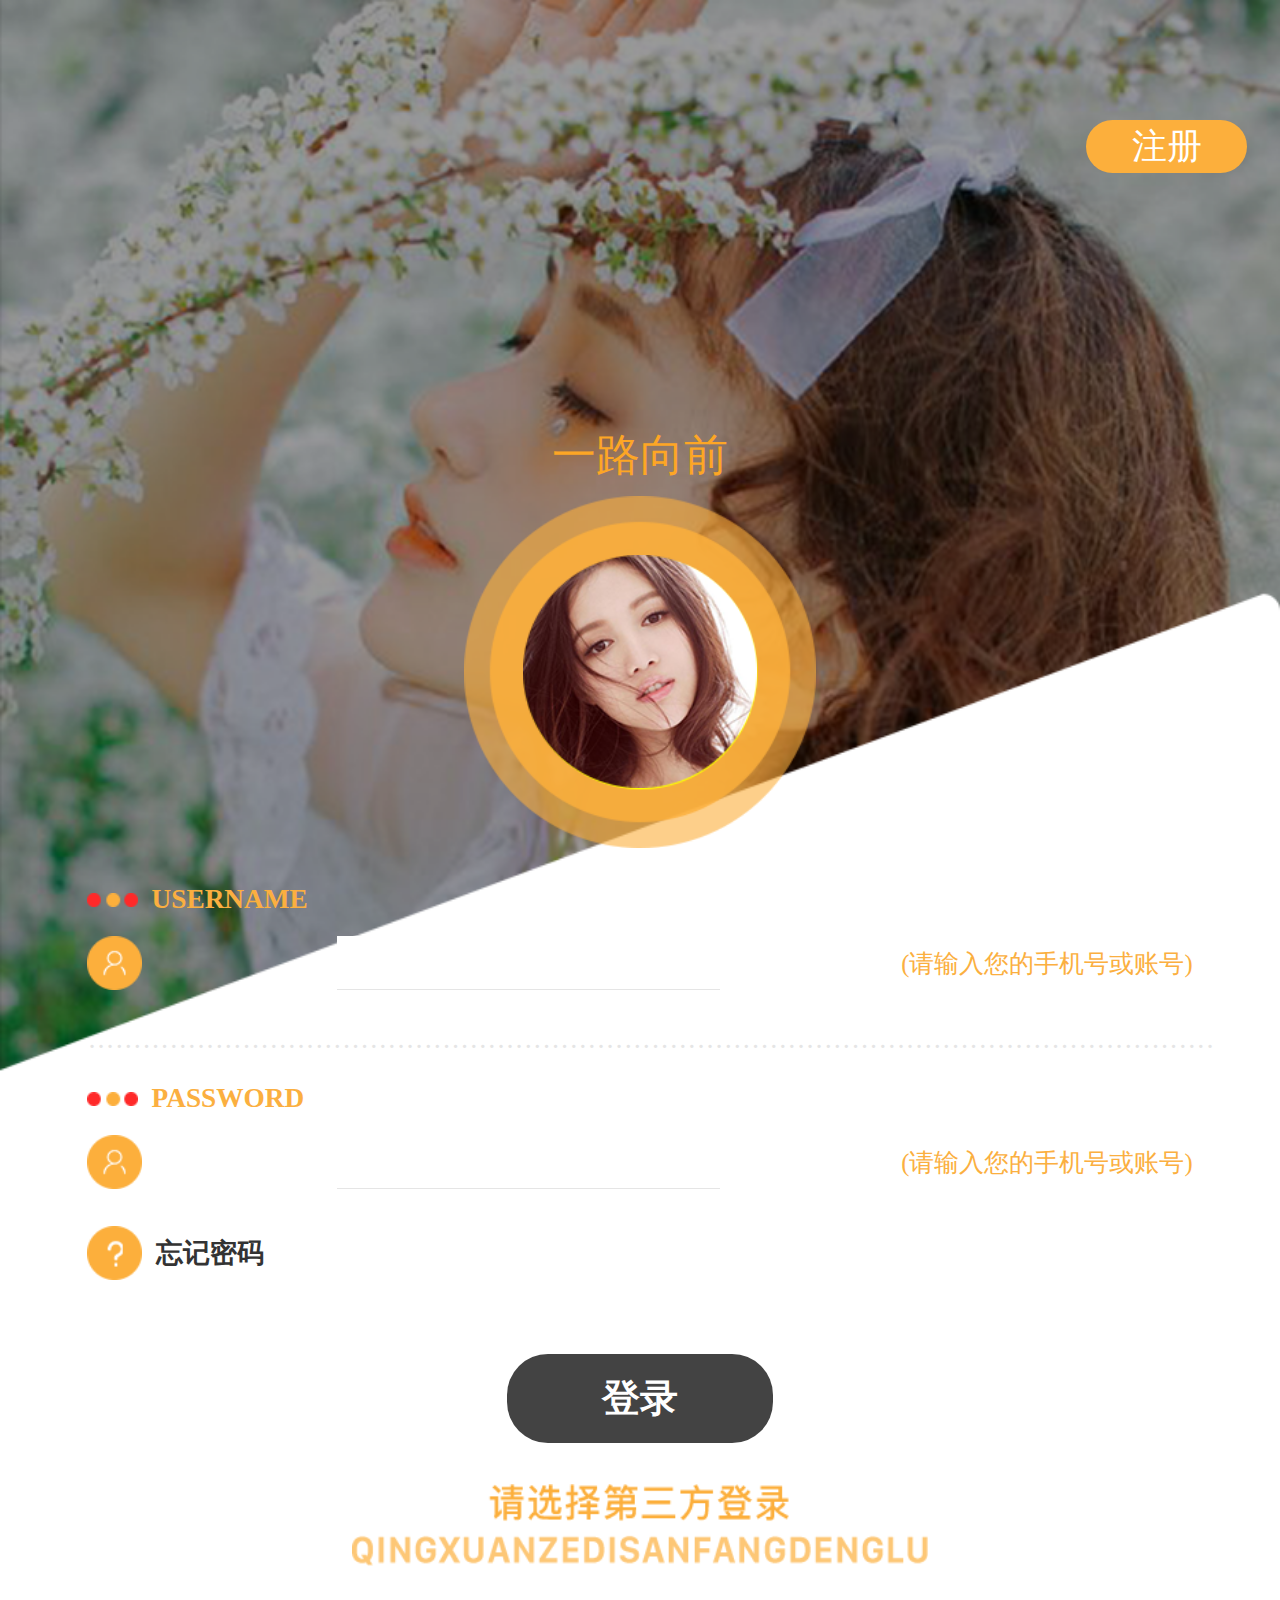
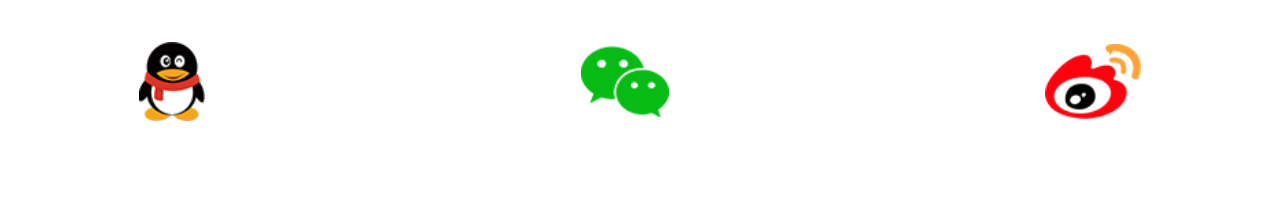
<file: login.html>
<!DOCTYPE html>
<html lang="en">
<head>
	<meta charset="UTF-8">
	<title>登录</title>
	<meta name="viewport" content="width=device-width,initial-scale=1.0,user-scalable=no">
	<link rel="stylesheet" href="css/rem.css">
	
	<link rel="stylesheet" href="css/login.css">
</head>
<body>
	<!-- 注册按钮开始 -->
	<a href="register.html"><div class="bottom">
		<button>注册</button>
	</div></a>
	<!-- 注册按钮结束 -->

	<!-- 名字、头像开始 -->
	<div class="desc">
		<div class="name">
			<span>一路向前</span>
		</div>
		<div class="head">
			<img src="img/login-head.png" alt="">
		</div>
	</div>
	<!-- 名字、头像结束 -->


	<!-- 输入用户名、密码开始 -->
	<div class="info">
		<div class="username">

			<div class="top">
				<img src="img/login-point.png" alt="">
				<p>USERNAME</p>
			</div>

			<div class="second">
				<div class="label">
					<img src="img/login-user.png" alt="">
				</div>
				<input type="text">
				<p>(请输入您的手机号或账号)</p>
			</div>

		</div>
		<div class="point">····························································································································</div>
		<div class="password">
			
			<div class="top">
				<img src="img/login-point.png" alt="">
				<p>PASSWORD</p>
			</div>

			<div class="second">
				<div class="label">
					<img src="img/login-user.png" alt="">
				</div>
				<input type="password">
				<p>(请输入您的手机号或账号)</p>
			</div>

		</div>
		<div class="forget">
			<img src="img/login-forget.png" alt="">
			<p>忘记密码</p>
		</div>
	</div>
	<!-- 输入用户名、密码结束 -->


	<!-- 登录按钮开始 -->
	<a href="index.html"><div class="login">登录</div></a>
	<!-- 登录按钮结束 -->


	<!-- 第三方开始 -->
	<div class="other">
		<img src="img/login-other.png" alt="">
	</div>
	<!-- 第三方结束 -->


	<!-- 第三方图标开始 -->
	<div class="picture">
		<img src="img/login-QQ.png" alt="" class="qq">
		<img src="img/login-wechat.png" alt="" class="wechat">
		<img src="img/login-Sina.png" alt="" class="sina">
	</div>
	<!-- 第三方图标结束 -->
</body>
</html>
</file>
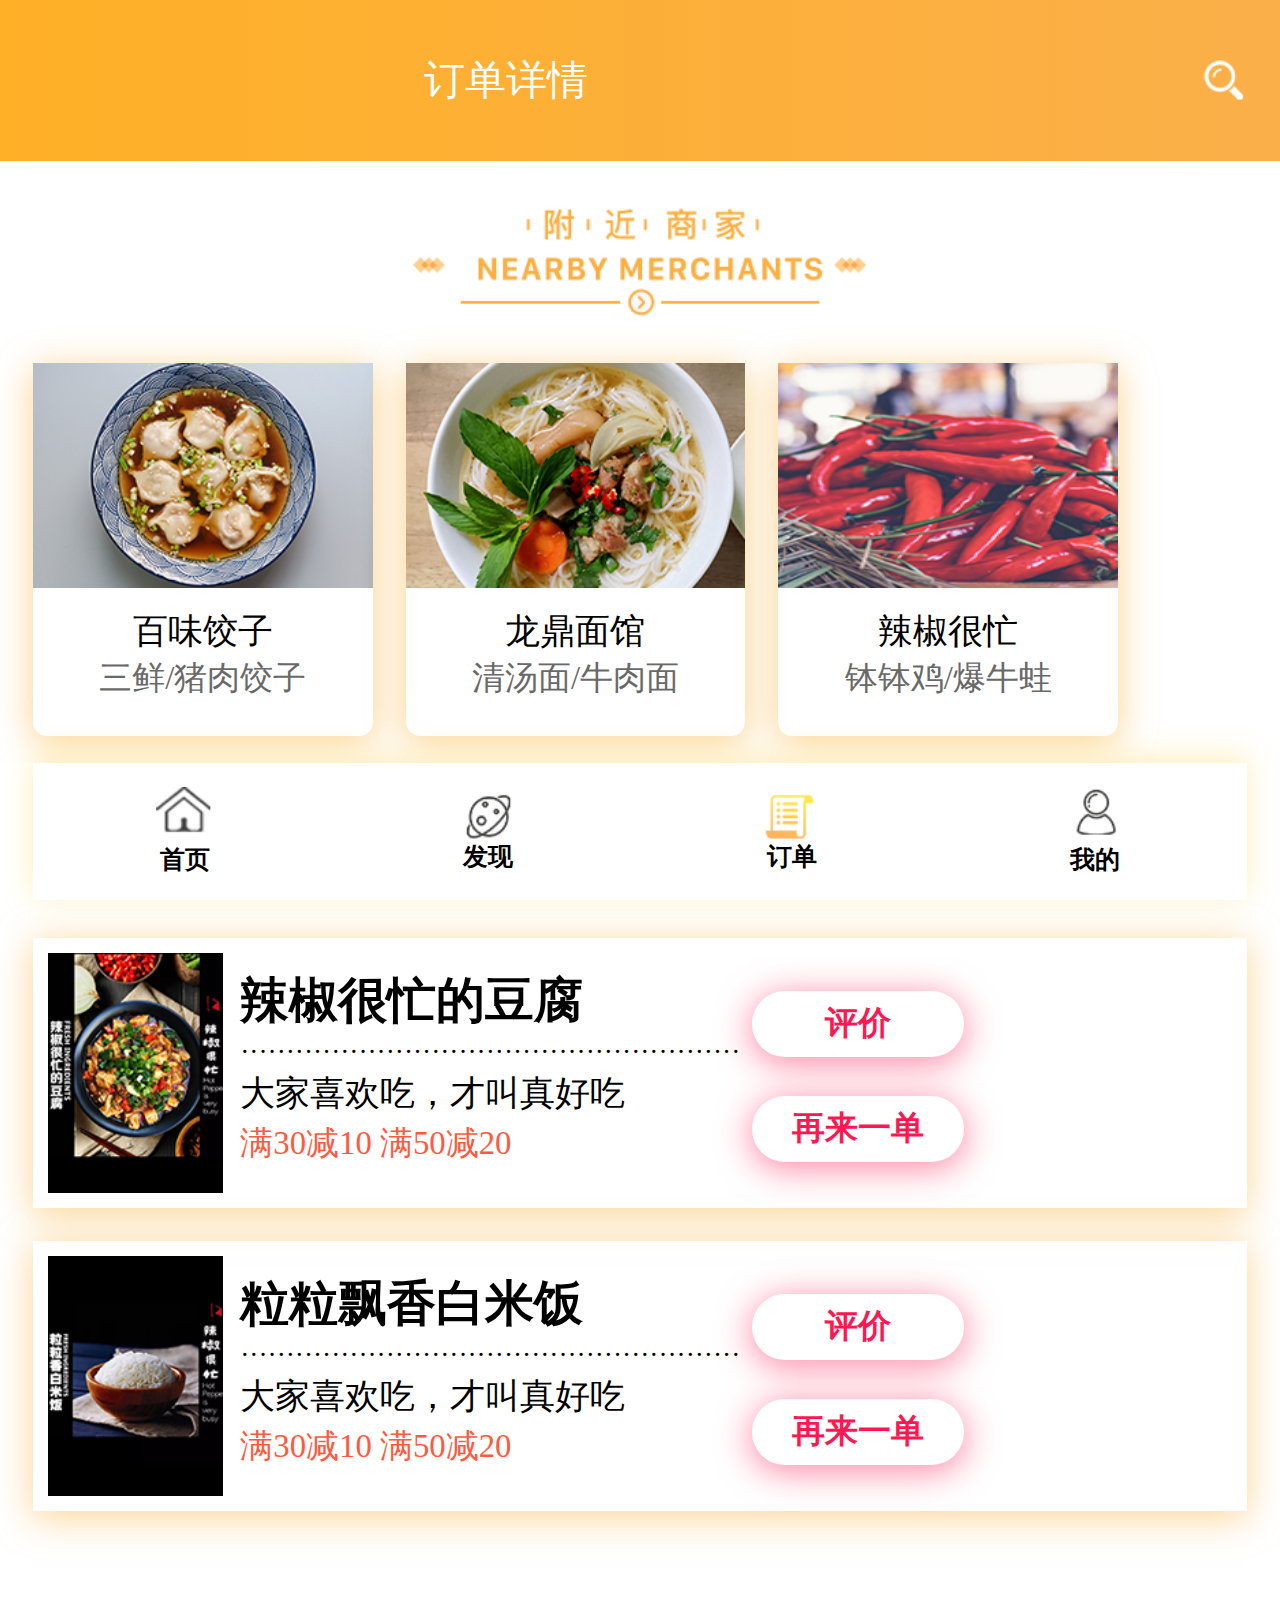
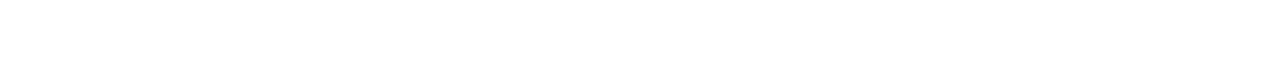
<file: order.html>
<!DOCTYPE html>
<html lang="en">
<head>
	<meta charset="UTF-8">
	<title>订单页面</title>
	<meta name="viewport" content="width=device-width,initial-scale=1.0,user-scalable=no">
	<link rel="stylesheet" href="css/rem.css">
	<link rel="stylesheet" href="css/order.css">
</head>
<body>
	<!-- 头部开始 -->
	<header>
		<div class="title">订单详情</div>
		<div class="icon">
			<img src="img/search-white.png" alt="">
		</div>
	</header>
	<!-- 头部结束 -->


	<!-- 附近商家开始 -->
	<div class="nearby">
		<img src="img/nearby merchants.png" alt="">
	</div>
	<div class="box">
		<ul>
			<li>
				<div class="picture">
					<img src="img/dumpling-order.png" alt="">
				</div>
				<div class="text">
					<h4>百味饺子</h4>
					<h5>三鲜/猪肉饺子</h5>
				</div>
			</li>
			<li>
				<div class="picture">
					<img src="img/noodles-history.png" alt="">
				</div>
				<div class="text">
					<h4>龙鼎面馆</h4>
					<h5>清汤面/牛肉面</h5>
				</div>
			</li>
			<li>
				<div class="picture">
					<img src="img/pepper-history.png" alt="">
				</div>
				<div class="text">
					<h4>辣椒很忙</h4>
					<h5>钵钵鸡/爆牛蛙</h5>
				</div>
			</li>
		</ul>
	</div>
	<!-- 附近商家结束 -->

	<!-- 历史订单开始 -->
	<div class="history">
		<img src="img/hostorical order.png" alt="">
	</div>
	<div class="history-box">
		<ul>
			<li>
				<div class="left">
					<img src="img/tofu-history.png" alt="">
				</div>
				<div class="center">
					<h3>辣椒很忙的豆腐</h3>
					<p class="point">·······················································</p>
					<h4>大家喜欢吃，才叫真好吃</h4>
					<h5>满30减10   满50减20</h5>
				</div>
				<div class="right">
					<div class="tag">评价</div>
					<div class="tag">再来一单</div>
				</div>
			</li>
			<li>
				<div class="left">
					<img src="img/rice-history.png" alt="">
				</div>
				<div class="center">
					<h3>粒粒飘香白米饭</h3>
					<p class="point">·······················································</p>
					<h4>大家喜欢吃，才叫真好吃</h4>
					<h5>满30减10   满50减20</h5>
				</div>
				<div class="right">
					<div class="tag">评价</div>
					<div class="tag">再来一单</div>
				</div>
			</li>
		</ul>
	</div>
	<!-- 历史订单结束 -->

	<!-- 底部开始 -->
	<div class="bottom">
		<ul>
			<li>
				<a href="index.html"><img src="img/page-yellow_03.png" alt=""></a>
				<h5>首页</h5>
			</li>
			<li>
				<img src="img/find_03.png" alt="">
				<h5>发现</h5>
			</li>
			<li>
				<img src="img/order-yellow_03.png" alt="">
				<h5>订单</h5>
			</li>
			<li>
				<a href="user.html"><img src="img/mine_03.png" alt=""></a>
				<h5>我的</h5>
			</li>
		</ul>
	</div>
	<!-- 底部结束 -->
</body>
</html>
</file>
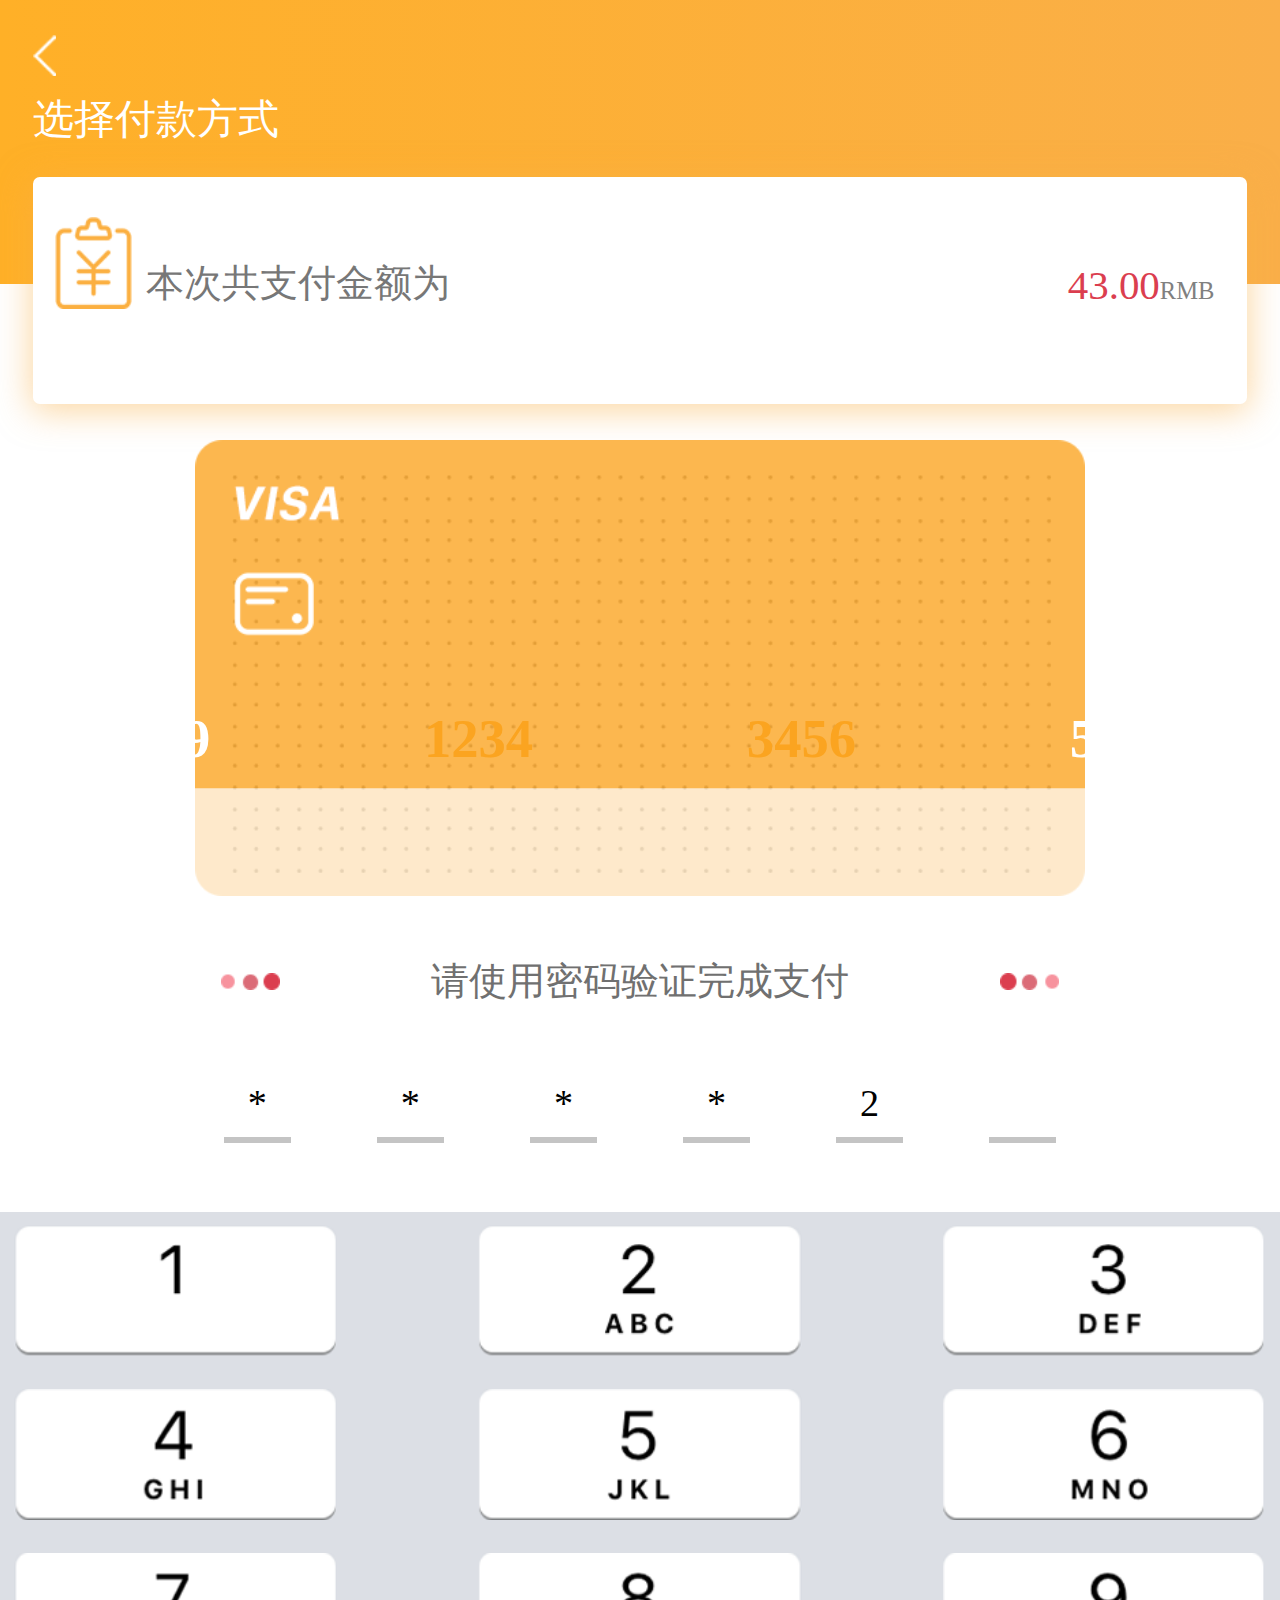
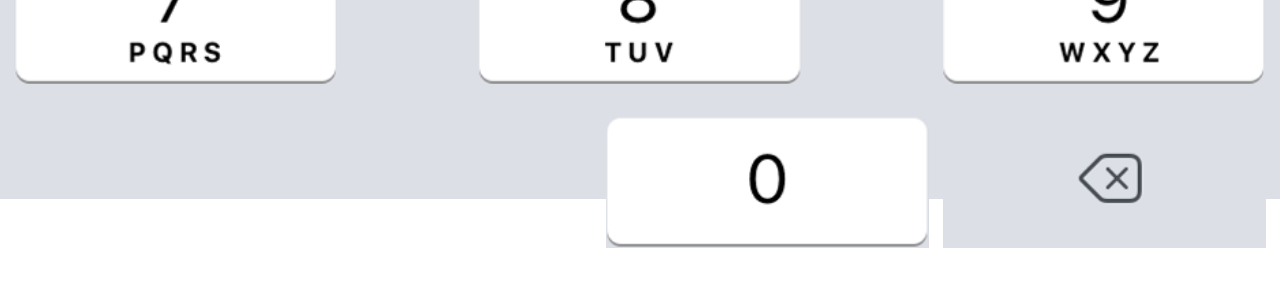
<file: password.html>
<!DOCTYPE html>
<html lang="en">
<head>
	<meta charset="UTF-8">
	<title>密码支付</title>
	<meta name="viewport" content="width=device-width,initial-scale=1.0,user-scalable=no">
	<link rel="stylesheet" href="https://at.alicdn.com/t/font_784712_7oxgji0m217.css">
	<link rel="stylesheet" href="css/rem.css">
	<link rel="stylesheet" href="css/password.css">
</head>
<body>
	<!-- 头部开始 -->
	<header>
		<div class="back">
			<a href="pay-method.html"><img src="img/back.png" alt=""></a>
		</div>

		<h4>选择付款方式</h4>

		<div class="during">
			<div class="left">
				<img src="img/cost.png" alt="">
				<p>本次共支付金额为</p>
			</div>
				<div class="right"><span>43.00</span>RMB</div>

		</div>
	</header>
	<!-- 头部结束 -->

	<!-- 银行卡开始 -->
	<div class="card">
		<img src="img/visa.png" alt="">
		<div class="num">
			<div class="word">6219</div>
			<div class="word center">1234</div>
			<div class="word center">3456</div>
			<div class="word">5680</div>
		</div>
	</div>
	<!-- 银行卡结束 -->


	<!-- 提示开始 -->
	<div class="prompt">
		<img src="img/point-left.png" alt="">
		<p>请使用密码验证完成支付</p>
		<img src="img/point-right.png" alt="">
	</div>
	<!-- 提示结束 -->

	<!-- 密码开始 -->
	<div class="pass">
		<ul>
			<li>
				<p>*</p>
			</li>
			<li>
				<p>*</p>
			</li>
			<li>
				<p>*</p>
			</li>
			<li>
				<p>*</p>
			</li>
			<li>
				<p>2</p>
			</li>
			<li>
				<p></p>
			</li>
		</ul>
	</div>
	<!-- 密码结束 -->

	<!-- 键盘开始 -->
	<div class="keyboard">
		<ul>
			<li><img src="img/1.png" alt=""></li>
			<li><img src="img/2.png" alt=""></li>
			<li><img src="img/3.png" alt=""></li>
		</ul>
		<ul>
			<li><img src="img/4.png" alt=""></li>
			<li><img src="img/5.png" alt=""></li>
			<li><a href="pay-sucess.html"><img src="img/6.png" alt=""></a></li>
		</ul>
		<ul>
			<li><img src="img/7.png" alt=""></li>
			<li><img src="img/8.png" alt=""></li>
			<li><img src="img/9.png" alt=""></li>
		</ul>
		<ul class="last">
			<li><img src="img/0.png" alt=""></li>
			<li><img src="img/delete.png" alt=""></li>
		</ul>
	</div>
	<!-- 键盘结束 -->
</body>
</html>
</file>
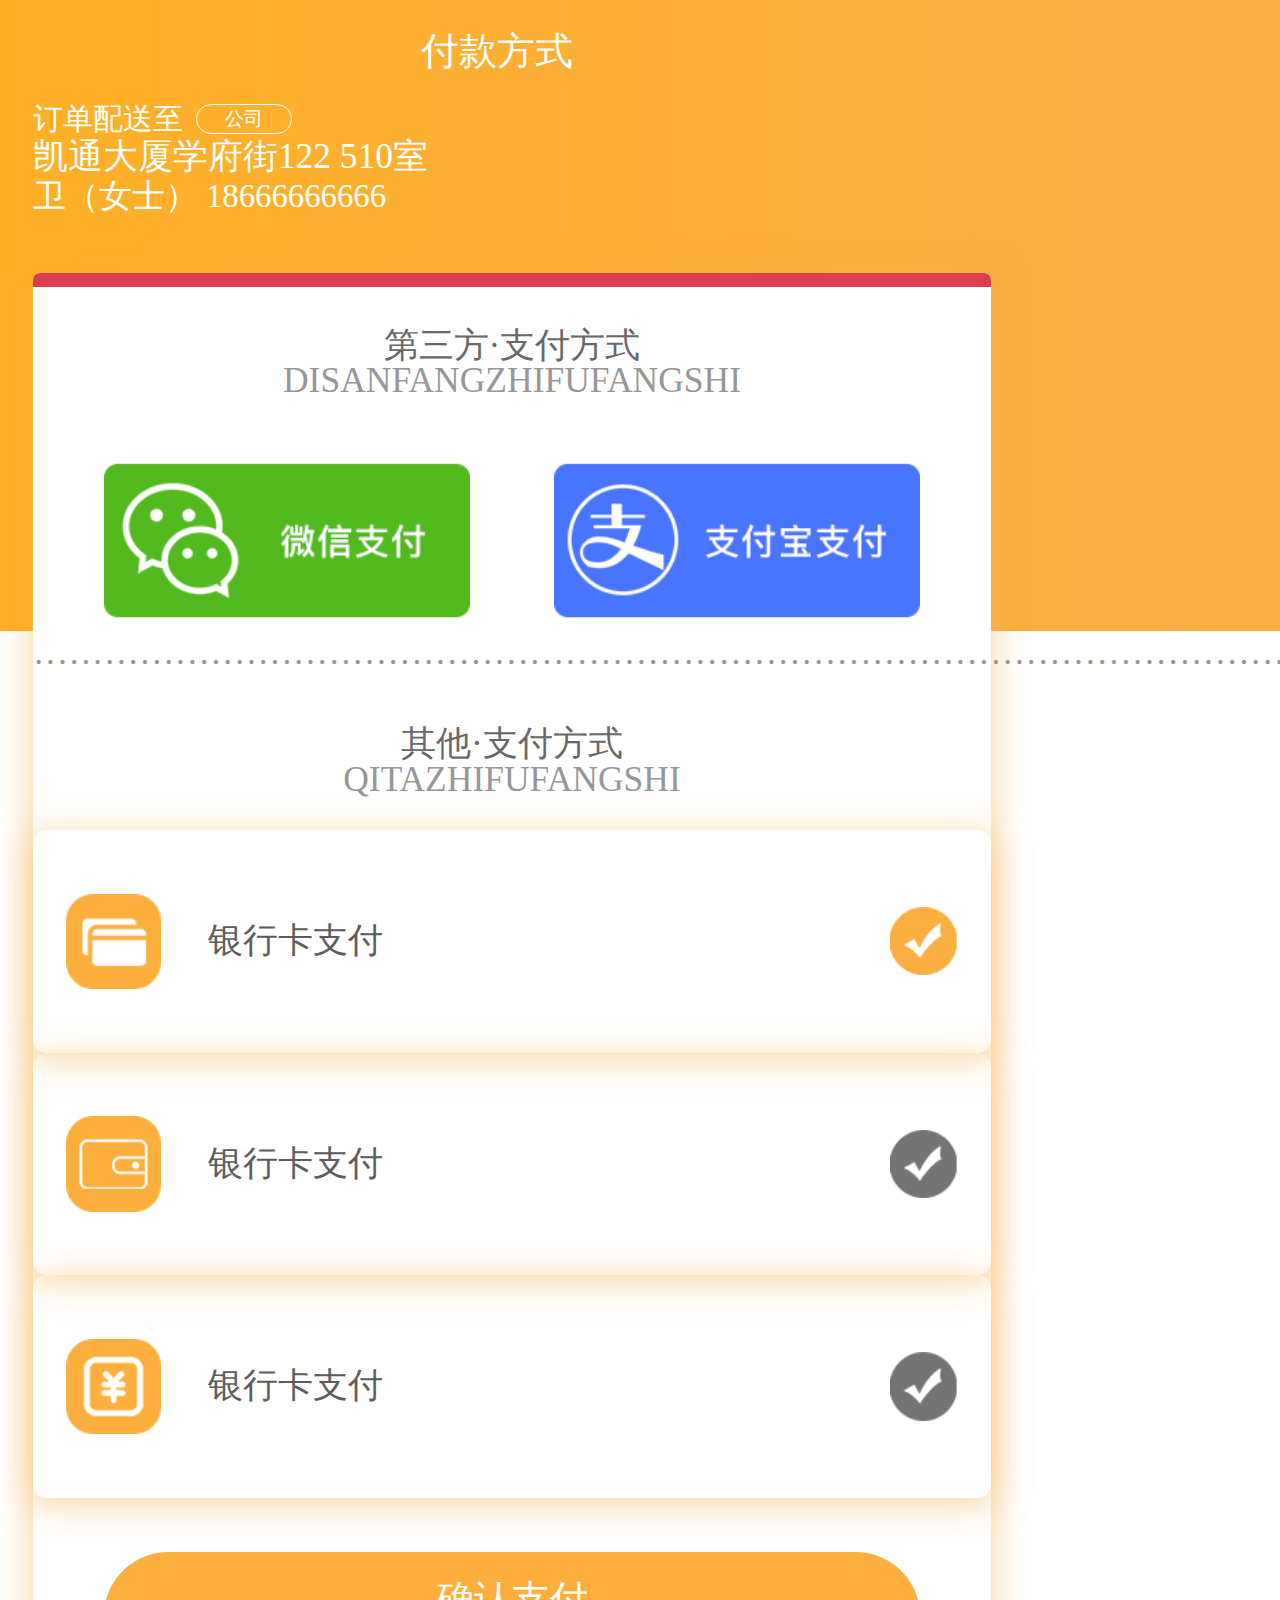
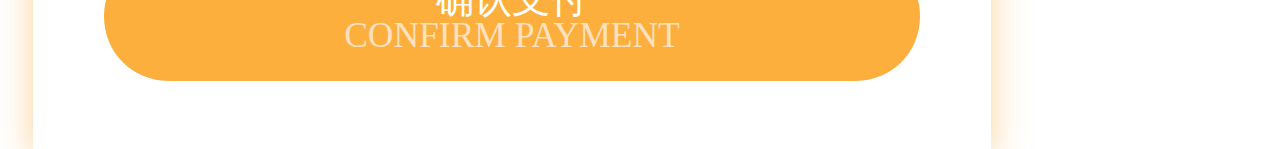
<file: pay-method.html>
<!DOCTYPE html>
<html lang="en">
<head>
	<meta charset="UTF-8">
	<title>支付方式</title>
	<meta name="viewport" content="width=device-width,initial-scale=1.0,user-scalable=no">
	<link rel="stylesheet" href="https://at.alicdn.com/t/font_784712_7oxgji0m217.css">
	<link rel="stylesheet" href="css/rem.css">
	<link rel="stylesheet" href="css/pay-method.css">
</head>
<body>
	<!-- 顶部开始 -->
	<header>
		<div class="title">
			<a href="confirm-order.html"><div class="back">
				<i class="iconfont icon-fanhui"></i>
			</div></a>
			<div class="word">付款方式</div>
		</div>

		<div class="text">
			<div class="company">
				<p>订单配送至</p>
				<div class="sign">公司</div>
			</div>
			<span class="address">凯通大厦学府街122 510室</span>
			<div class="information">
				<span class="name">卫（女士）</span>
				<span class="phone">18666666666</span>
			</div>
		</div>



		<div class="content">
			<div class="top"></div>
			<div class="payment">
				<div class="title">
					<h3>第三方·支付方式</h3>
					<p class="eng">DISANFANGZHIFUFANGSHI</p>
				</div>

				<div class="picture">
					<img src="img/wechat.png" alt="">
					<img src="img/alipay.png" alt="">
				</div>

				<p class="point">················································································································</p>

				<div class="title tltle2">
					<h3>其他·支付方式</h3>
					<p class="eng">QITAZHIFUFANGSHI</p>
				</div>

				<div class="box">
					<div class="left">
						<img src="img/bank card.png" alt="">
						<div class="word">银行卡支付</div>
					</div>
					<div class="right">
						<img src="img/hook-yellow.png" alt="">
					</div>
				</div>
				<div class="box">
					<div class="left">
						<img src="img/wallet.png" alt="">
						<div class="word">银行卡支付</div>
					</div>
					<div class="right">
						<img src="img/hook-black.png" alt="">
					</div>
				</div>
				<div class="box">
					<div class="left">
						<img src="img/pay.png" alt="">
						<div class="word">银行卡支付</div>
					</div>
					<div class="right">
						<img src="img/hook-black.png" alt="">
					</div>
				</div>

				<a href="password.html">
					<div class="bottom">
						<h3>确认支付</h3>
						<h4>CONFIRM PAYMENT</h4>
					</div>
				</a>
			</div>
		</div>

	</header>
	<!-- 顶部结束 -->
</body>
</html>
</file>
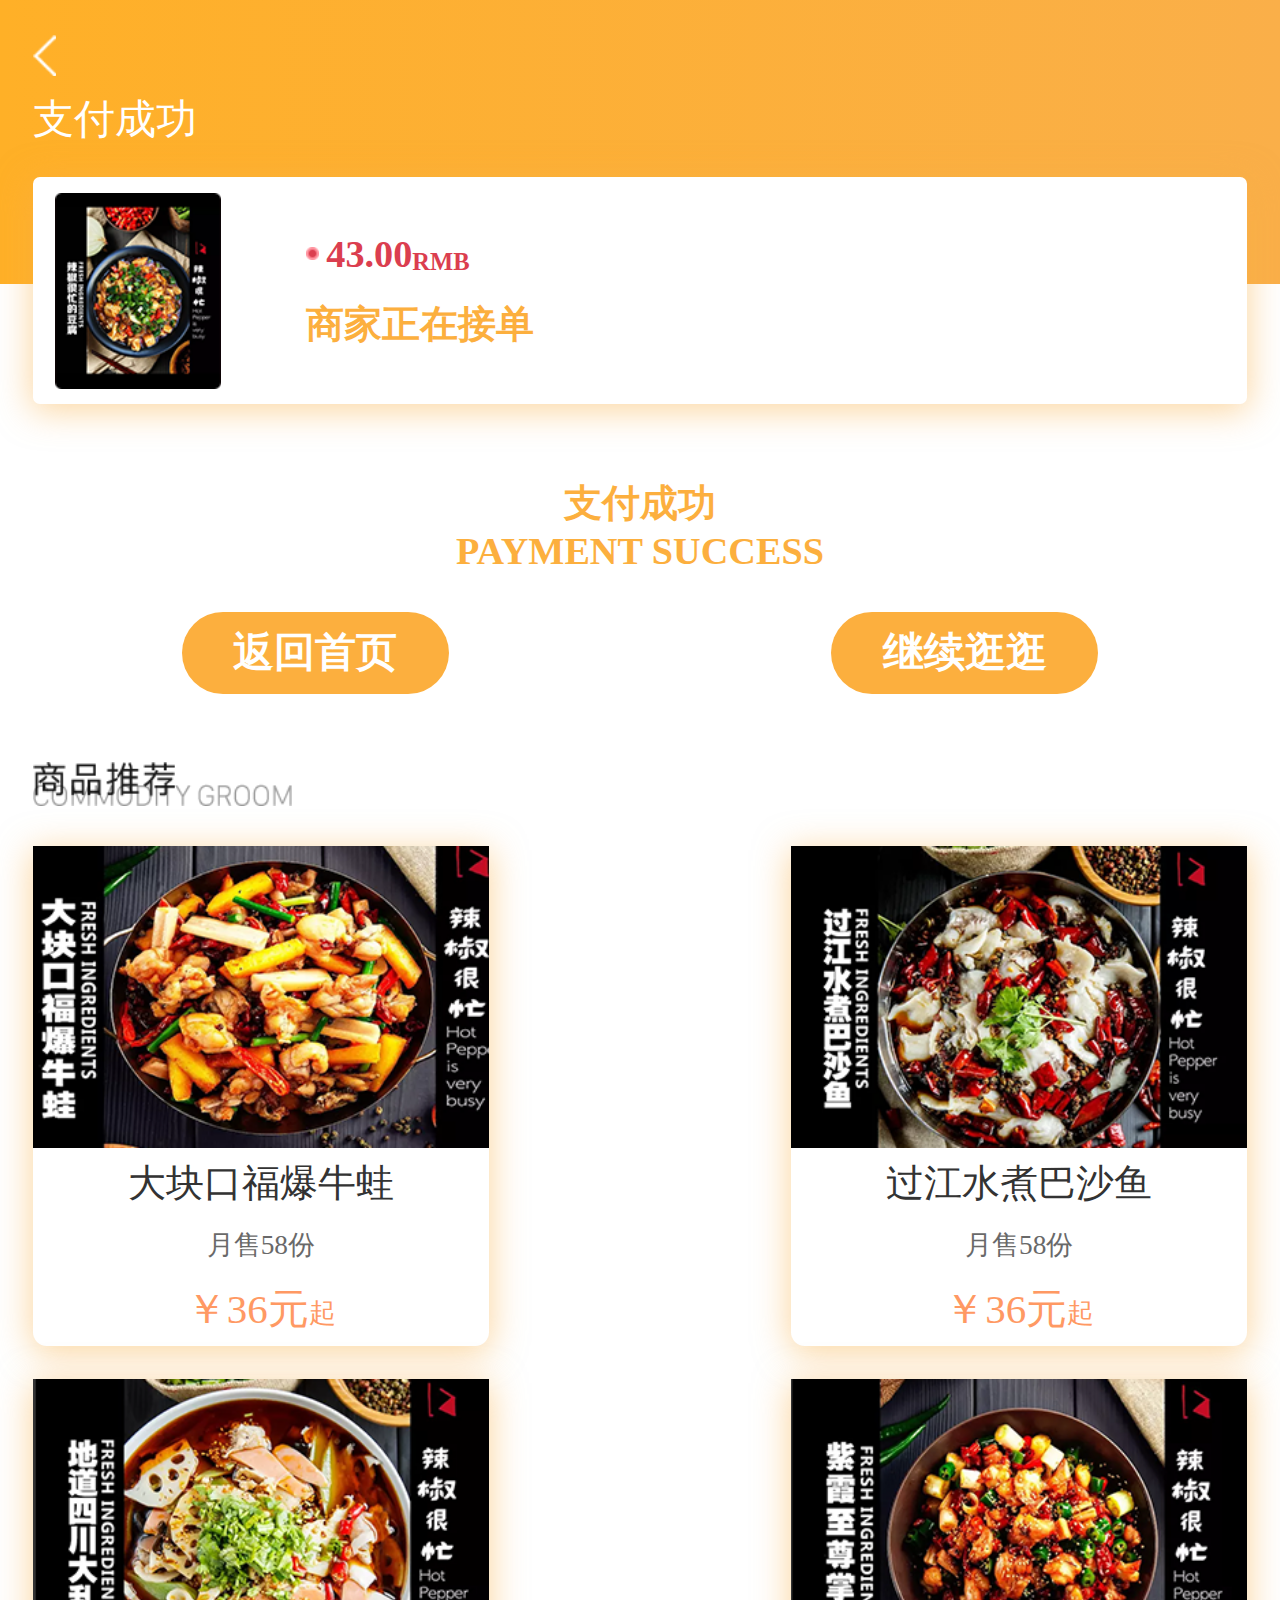
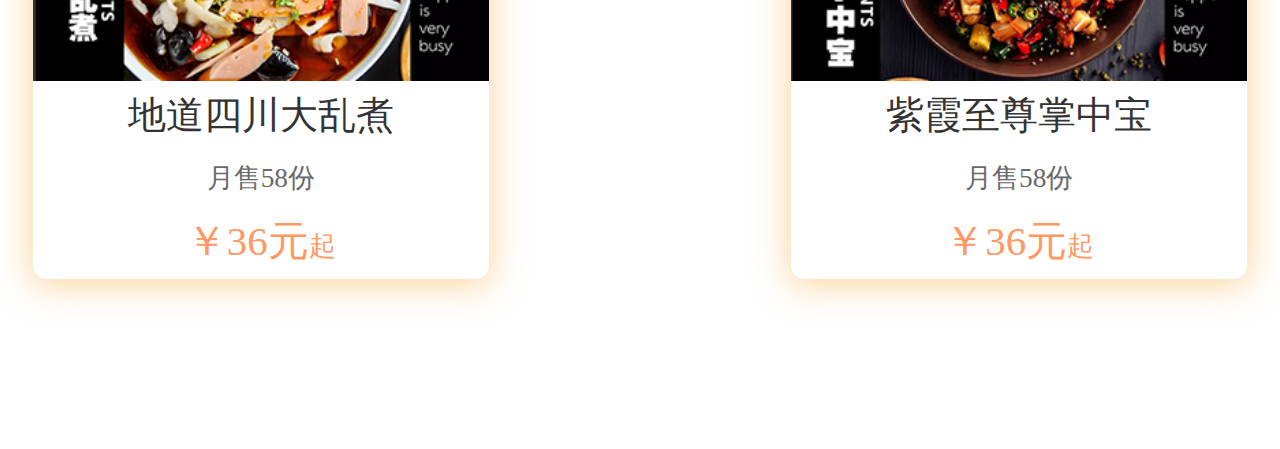
<file: pay-sucess.html>
<!DOCTYPE html>
<html lang="en">
<head>
	<meta charset="UTF-8">
	<title>支付成功</title>
	<meta name="viewport" content="width=device-width,initial-scale=1.0,user-scalable=no">
	<link rel="stylesheet" href="css/rem.css">
	<link rel="stylesheet" href="css/pay-sucess.css">
</head>
<body>
	<!-- 头部开始 -->
	<header>
		<div class="back">
			<a href="password.html"><img src="img/back.png" alt=""></a>
		</div>

		<h4>支付成功</h4>

		<div class="during">
			<div class="left">
				<img src="img/pay-sucess-pic.png" alt="">
			</div>
			<div class="right">
				<div class="num">
					<img src="img/point.png" alt="">
					<p>43.00	<span>RMB</span></p>
				</div>
				<div class="text">商家正在接单</div>
			</div>
		</div>
	</header>
	<!-- 头部结束 -->

	<!-- 支付成功开始 -->
		<div class="word">
			<h3>支付成功</h3>
			<h4>PAYMENT SUCCESS</h4>
		</div>
	<!-- 支付成功结束 -->

	<!-- 按钮开始 -->
	<div class="button">
		<a href="index.html"><div class="label">返回首页</div></a>
		<a href="store.html"><div class="label">继续逛逛</div></a>
	</div>
	<!-- 按钮结束 -->

	<!-- 商品推荐开始 -->
	<div class="recommend">
		<div class="pic">
			<img src="img/recommend.png" alt="">
		</div>
		<div class="box">
			<ul>
				<li>
					<div class="photo">
						<img src="img/bullfrog.png" alt="">
					</div>
					<div class="sign">
						<h5>大块口福爆牛蛙</h5>
						<h6>月售58份</h6>
						<h4>￥36元<p>起</p></h4>
					</div>
				</li>
				<li>
					<div class="photo">
						<img src="img/fish-pay success.png" alt="">
					</div>
					<div class="sign">
						<h5>过江水煮巴沙鱼</h5>
						<h6>月售58份</h6>
						<h4>￥36元<p>起</p></h4>
					</div>
				</li>
			</ul>
			<ul>
				<li>
					<div class="photo">
						<img src="img/cook-pay success.png" alt="">
					</div>
					<div class="sign">
						<h5>地道四川大乱煮</h5>
						<h6>月售58份</h6>
						<h4>￥36元<p>起</p></h4>
					</div>
				</li>
				<li>
					<div class="photo">
						<img src="img/baby-pay success.png" alt="">
					</div>
					<div class="sign">
						<h5>紫霞至尊掌中宝</h5>
						<h6>月售58份</h6>
						<h4>￥36元<p>起</p></h4>
					</div>
				</li>
			</ul>
		</div>
	</div>
	<!-- 商品推荐结束 -->
</body>
</html>
</file>
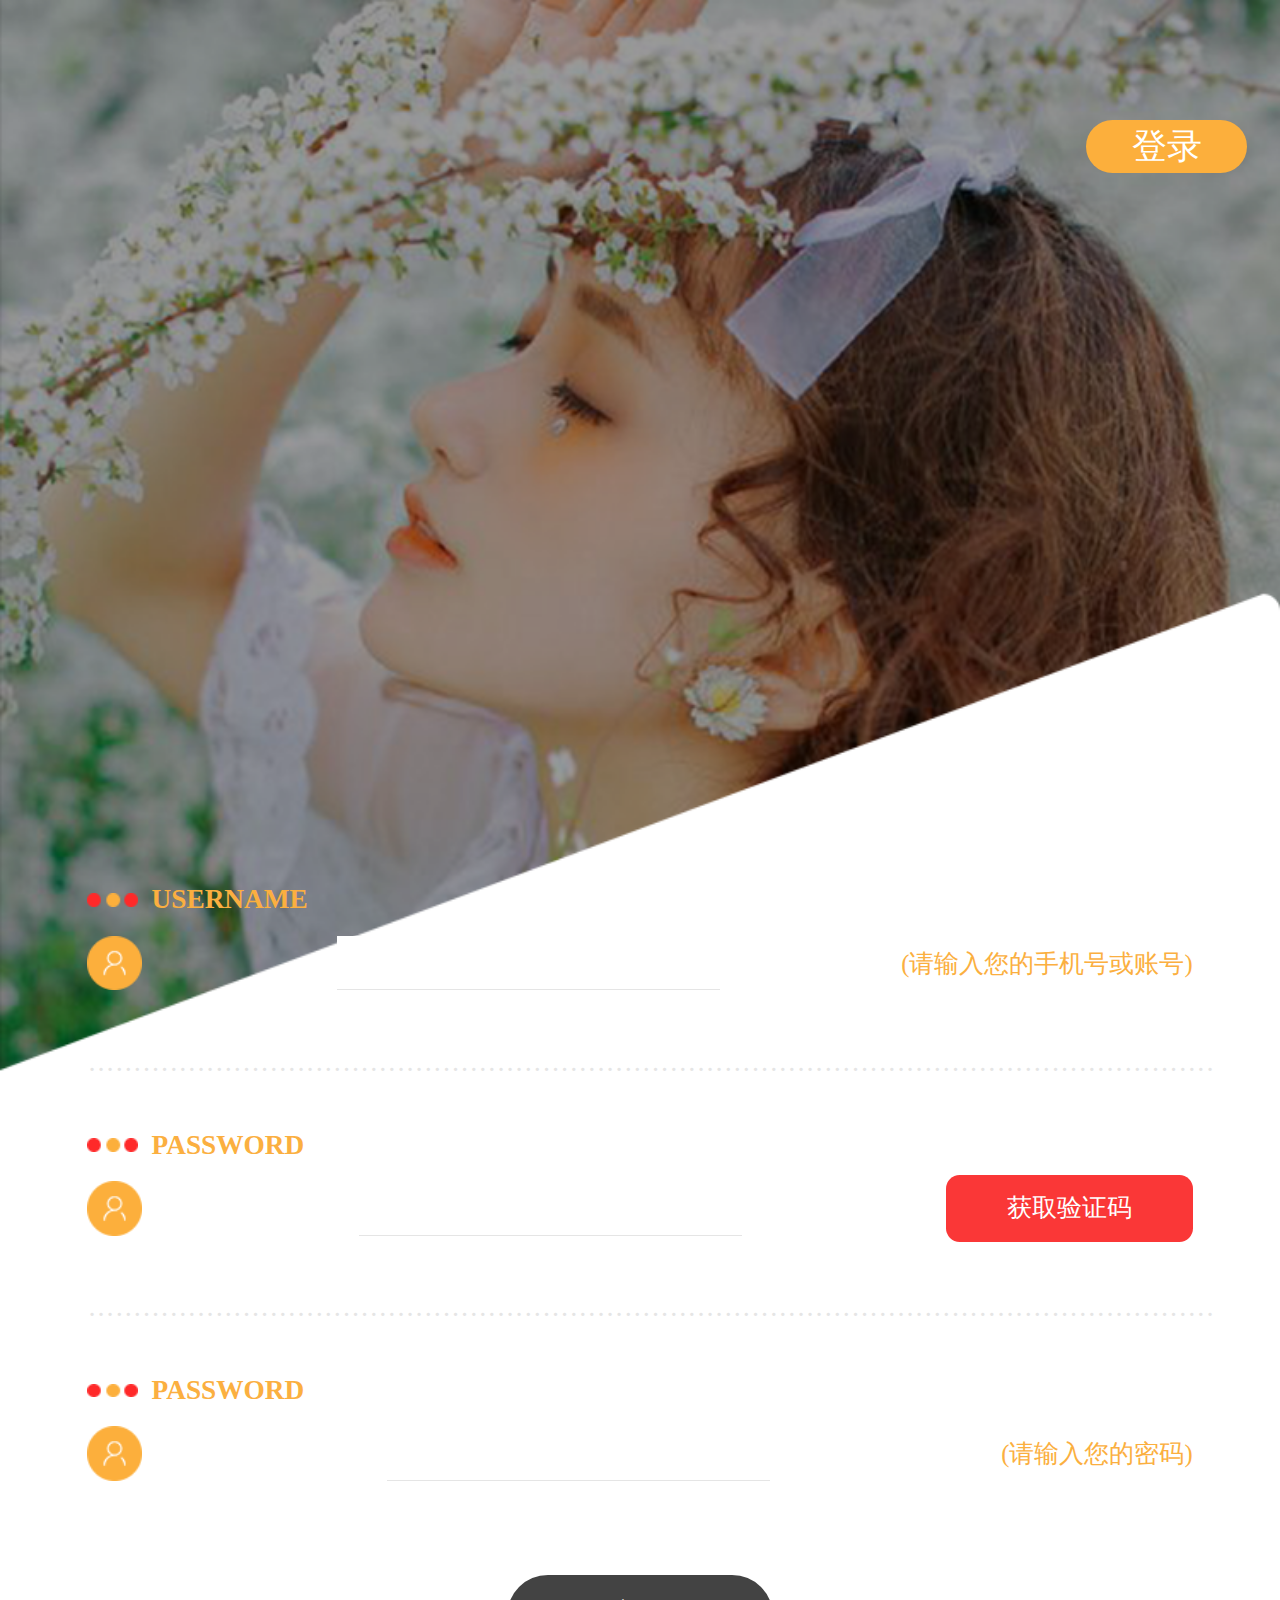
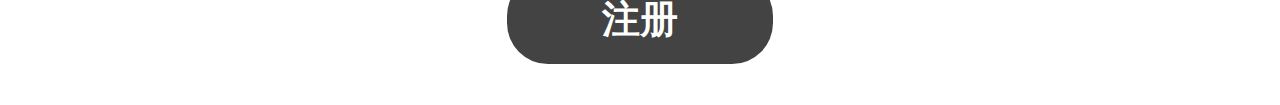
<file: register.html>
<!DOCTYPE html>
<html lang="en">
<head>
	<meta charset="UTF-8">
	<title>注册</title>
	<meta name="viewport" content="width=device-width,initial-scale=1.0,user-scalable=no">
	<link rel="stylesheet" href="css/rem.css">
	
	<link rel="stylesheet" href="css/register.css">
</head>
<body>
	<!-- 注册按钮开始 -->
	<a href="login.html"><div class="bottom">
		<button>登录</button>
	</div></a>
	<!-- 注册按钮结束 -->


	<!-- 输入用户名、密码开始 -->
	<div class="info">
		<div class="username">

			<div class="top">
				<img src="img/login-point.png" alt="">
				<p>USERNAME</p>
			</div>

			<div class="second">
				<div class="label">
					<img src="img/login-user.png" alt="">
				</div>
				<input type="text">
				<p>(请输入您的手机号或账号)</p>
			</div>

		</div>
		<div class="point">····························································································································</div>
		<div class="password">
			
			<div class="top">
				<img src="img/login-point.png" alt="">
				<p>PASSWORD</p>
			</div>

			<div class="second">
				<div class="label">
					<img src="img/login-user.png" alt="">
				</div>
				<input type="password">
				<p>获取验证码</p>
			</div>

		</div>
		<div class="point">····························································································································</div>
		<div class="again">
			
			<div class="top">
				<img src="img/login-point.png" alt="">
				<p>PASSWORD</p>
			</div>

			<div class="second">
				<div class="label">
					<img src="img/login-user.png" alt="">
				</div>
				<input type="password">
				<p>(请输入您的密码)</p>
			</div>
		</div>
	</div>
	<!-- 输入用户名、密码结束 -->


	<!-- 登录按钮开始 -->
	<a href="login.html"><div class="login">注册</div></a>
	<!-- 登录按钮结束 -->


</body>
</html>
</file>
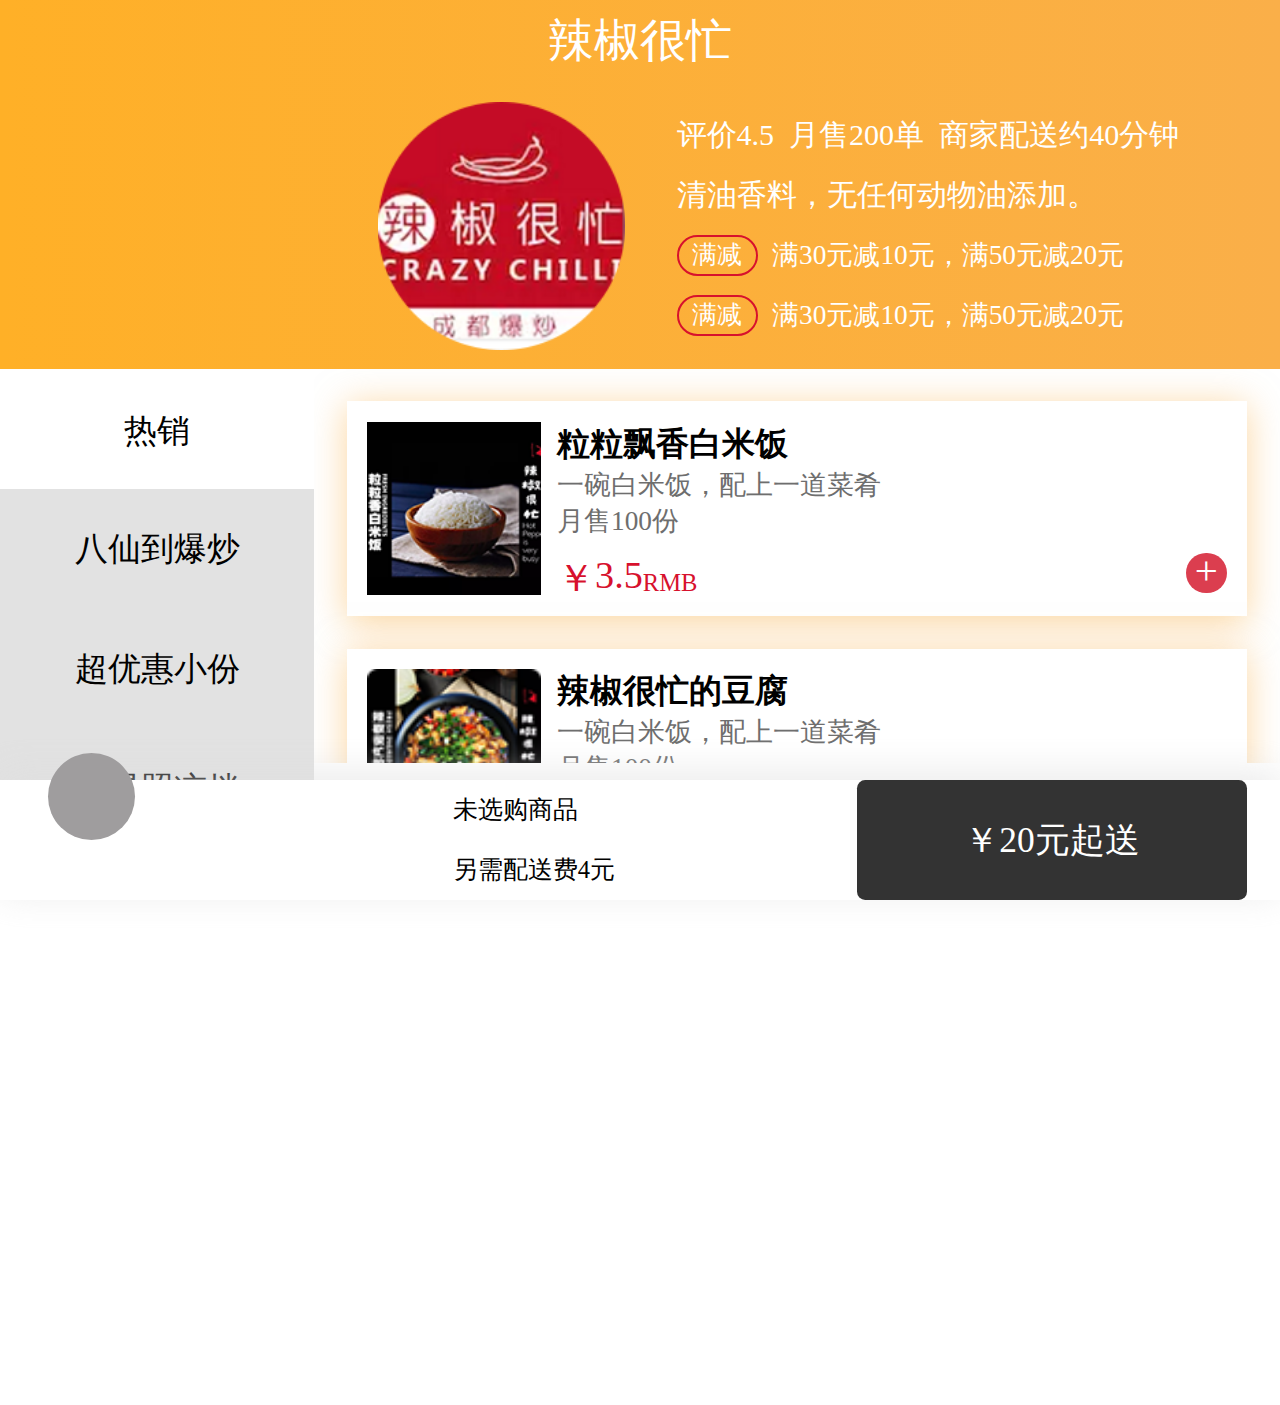
<file: store.html>
<!DOCTYPE html>
<html lang="en">
<head>
	<meta charset="UTF-8">
	<title>店铺详情</title>
	<meta name="viewport" content="width=device-width,initial-scale=1.0,user-scalable=no">
	<link rel="stylesheet" href="css/rem.css">
	<link rel="stylesheet" href="https://at.alicdn.com/t/font_784712_7oxgji0m217.css">
	<link rel="stylesheet" href="css/store.css">
</head>
<body>
	<!-- 顶部开始 -->
	<header>
		<div class="title">
			<ul>
				<li>
					<a href="index.html">
						<i class="iconfont icon-fanhui"></i>
					</a>
				</li>
				<li>辣椒很忙</li>
				<li>
					<a href="">
						<i class="iconfont icon-fenxiangcopy"></i>
					</a>
				</li>
			</ul>
		</div>
		<div class="information">
			<div class="picture">
				<img src="img/store-pic.png" alt="">
			</div>
			<div class="text">
				<div class="score">评价<span>4.5</span>&nbsp;&nbsp;月售<span>200</span>单&nbsp;&nbsp;商家配送约<span>40</span>分钟</div>
				<div class="benefit">清油香料，无任何动物油添加。</div>
				<div class="reduce">
					<div class="box">满减</div>
					<p>满<span>30</span>元减<span>10</span>元，满<span>50</span>元减<span>20</span>元</p>
				</div>
				<div class="member">
					<div class="box">满减</div>
					<p>满<span>30</span>元减<span>10</span>元，满<span>50</span>元减<span>20</span>元</p>
				</div>
			</div>
		</div>
	</header>
	<!-- 顶部结束 -->

	<!-- 中间开始 -->
	<main>
		<div class="list">
			<ul>
				<li>
					<i class="iconfont icon-rexiaotuijian"></i>
					热销</li>
				<li>八仙到爆炒</li>
				<li>超优惠小份</li>
				<li>三星照凉拌</li>
				<li>三蒸锅主食</li>
				<li>巨划算套餐</li>
			</ul>
		</div>
		<div class="content">
			<ul>
				<li>
					<div class="photo">
						<img src="img/rice.png" alt="">
					</div>
					<div class="name">
						<h5>粒粒飘香白米饭</h5>
						<p>一碗白米饭，配上一道菜肴</p>
						<p>月售<span>100</span>份</p>
						<div class="num">
							<div class="price">
								￥<span>3.5</span>
								<p class="rmb">RMB</p>
							</div>
							<a href="add-cart.html"><div class="add">+</div></a>
						</div>
					</div>
					
				</li>
				<li>
					<div class="photo">
						<img src="img/tofu.png" alt="">
					</div>
					<div class="name">
						<h5>辣椒很忙的豆腐</h5>
						<p>一碗白米饭，配上一道菜肴</p>
						<p>月售<span>100</span>份</p>
						<div class="num">
							<div class="price">
								￥<span>36</span>
								<p class="rmb">RMB</p>
							</div>
							<div class="add">+</div>
						</div>
					</div>
				</li>
				<li><div class="photo">
						<img src="img/bullfrog-store.png" alt="">
					</div>
					<div class="name">
						<h5>大块口福爆牛蛙</h5>
						<p>一碗白米饭，配上一道菜肴</p>
						<p>月售<span>100</span>份</p>
						<div class="num">
							<div class="price">
								￥<span>36</span>
								<p class="rmb">RMB</p>
							</div>
							<div class="add">+</div>
						</div>
					</div></li>
				<li>
					<div class="photo">
						<a href="goods-details.html"><img src="img/fish-store.png" alt=""></a>
					</div>
					<div class="name">
						<h5>过江水煮巴沙鱼</h5>
						<p>一碗白米饭，配上一道菜肴</p>
						<p>月售<span>100</span>份</p>
						<div class="num">
							<div class="price">
								￥<span>3.5</span>
								<p class="rmb">RMB</p>
							</div>
							<div class="add">+</div>
						</div>
					</div>
				</li>
				<li>
					<div class="photo">
						<a href="goods-details.html"><img src="img/rice.png" alt=""></a>
					</div>
					<div class="name">
						<h5>乐山一品钵钵鸡</h5>
						<p>一碗白米饭，配上一道菜肴</p>
						<p>月售<span>100</span>份</p>
						<div class="num">
							<div class="price">
								￥<span>36</span>
								<p class="rmb">RMB</p>
							</div>
							<div class="add">+</div>
						</div>
					</div>
				</li>
			</ul>
		</div>
	</main>
	<!-- 中间结束 -->

	<!-- 底部开始 -->
	<footer>
		<div class="bottom">
			<div class="car">
				<i class="iconfont icon-gouwuche"></i>
			</div>
			<div class="buy">
				<p>未选购商品</p>
				<p>另需配送费<span>4</span>元</p>
			</div>
			<div class="pay">￥<span>20</span>元起送</div>
		</div>
	</footer>
	<!-- 底部结束 -->
</body>
</html>
</file>
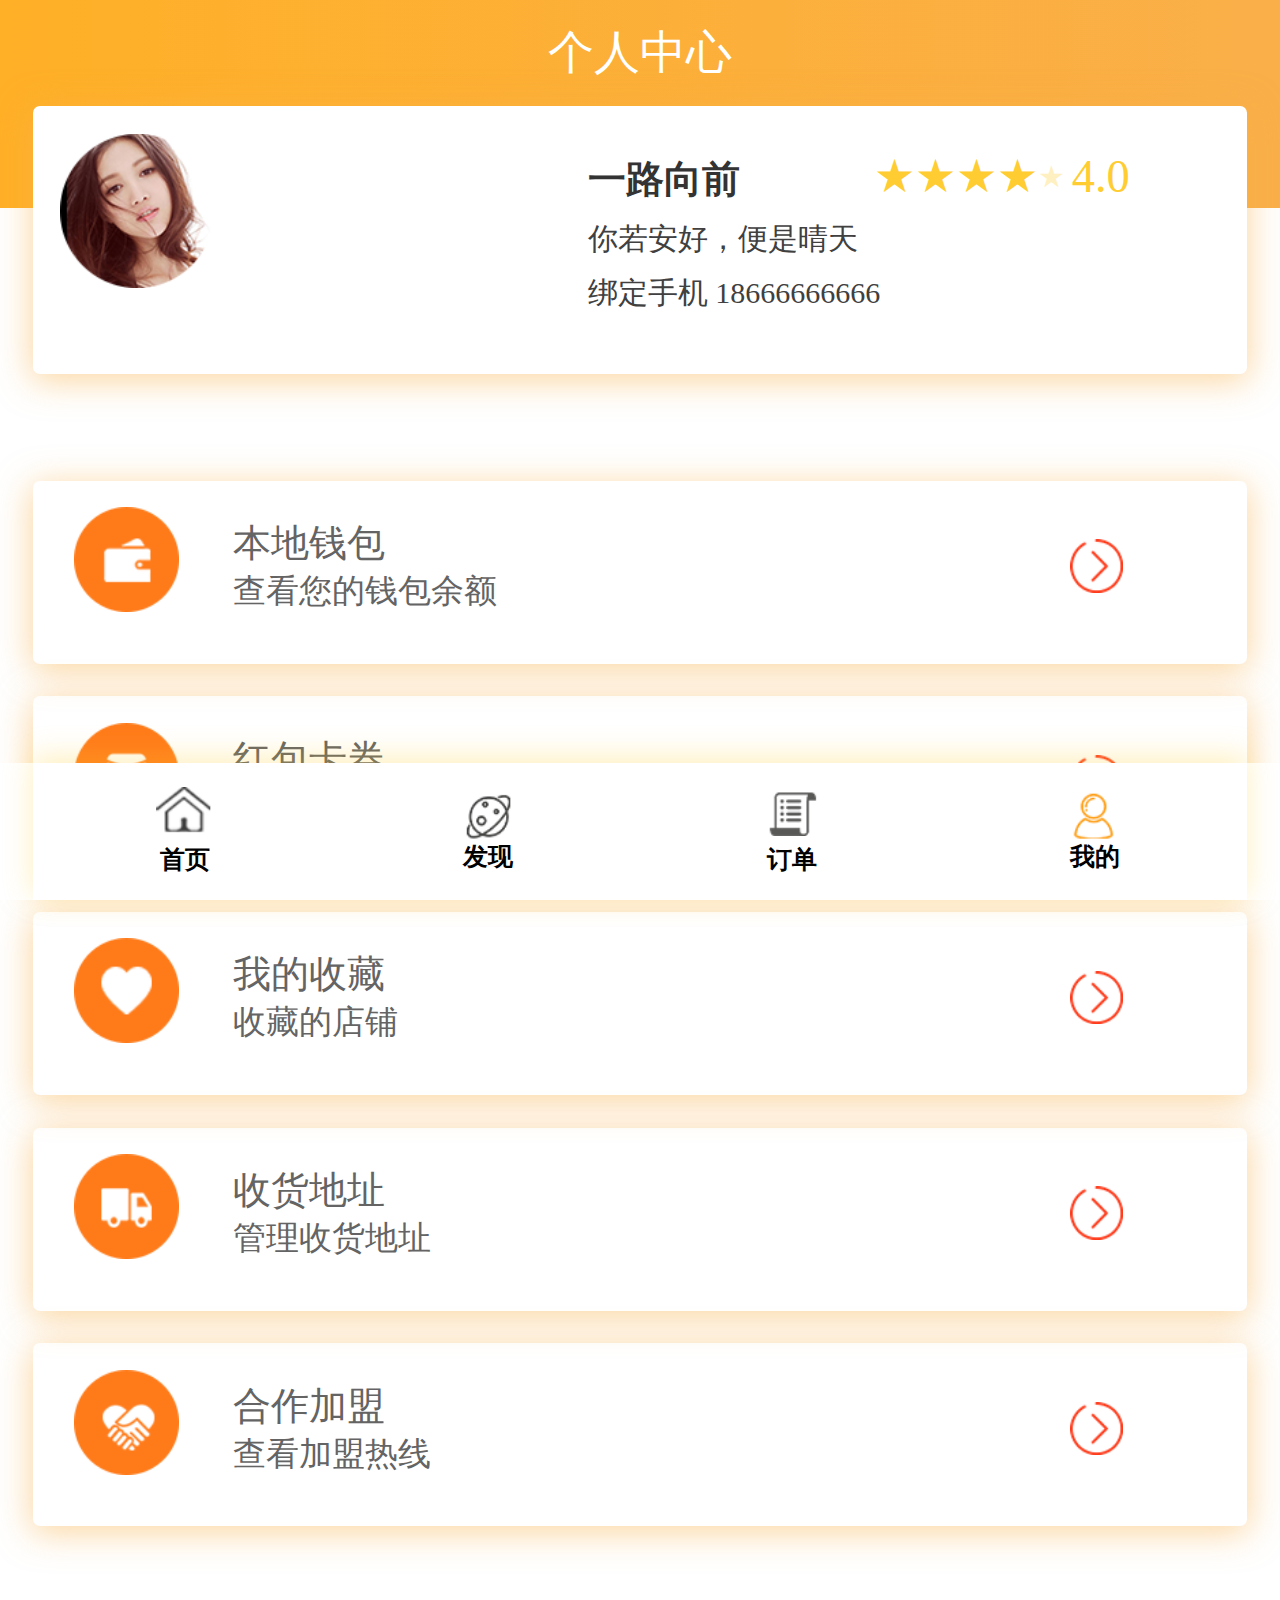
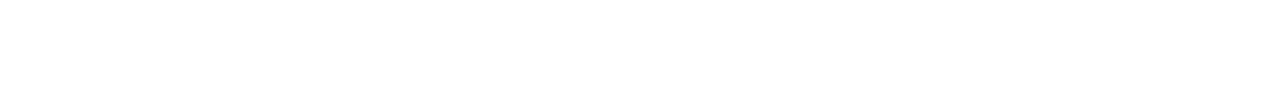
<file: user.html>
<!DOCTYPE html>
<html lang="en">
<head>
	<meta charset="UTF-8">
	<title>个人中心</title>
	<meta name="viewport" content="width=device-width,initial-scale=1.0,user-scalable=no">
	<link rel="stylesheet" href="css/rem.css"> 
	<link rel="stylesheet" href="https://at.alicdn.com/t/font_790995_xj1q3vz0xhi.css">
	<link rel="stylesheet" href="css/user.css">
</head>
<body>
	<!-- 头部开始 -->
	<header>
		<div class="title">
			<ul>
				<li>
					<a href="">
						<i class="iconfont icon-shezhi"></i>
					</a>
				</li>
				<li>个人中心</li>
				<li>
					<a href="">
						<i class="iconfont icon-xiaoxi"></i>
					</a>
				</li>
			</ul>
		</div>

		<div class="desc">
			<div class="left">
				<img src="img/user-head.png" alt="">
			</div>
			<div class="right">
				<div class="name">
					<h3>一路向前</h3>
					<div class="star">★★★★<p>★</p>4.0</div>
				</div>
				<h4>你若安好，便是晴天</h4>
				<p>绑定手机   18666666666</p>
			</div>
		</div>
	</header>
	<!-- 头部结束 -->

	<!-- 盒子开始 -->
	<div class="box">
		<ul>
			<li>
				<div class="left">
					<div class="picture">
						<img src="img/user-wallet.png" alt="">
					</div>
					<div class="text">
						<h4>本地钱包</h4>
						<h5>查看您的钱包余额</h5>
					</div>
				</div>
				<div class="right">
					<img src="img/user-more.png" alt="">
				</div>
			</li>
			<li>
				<div class="left">
					<div class="picture">
						<img src="img/envelope-user.png" alt="">
					</div>
					<div class="text">
						<h4>红包卡券</h4>
						<h5>可用红包数量</h5>
					</div>
				</div>
				<div class="right">
					<img src="img/user-more.png" alt="">
				</div>
			</li>
			<li>
				<div class="left">
					<div class="picture">
						<img src="img/collection-user.png" alt="">
					</div>
					<div class="text">
						<h4>我的收藏</h4>
						<h5>收藏的店铺</h5>
					</div>
				</div>
				<div class="right">
					<img src="img/user-more.png" alt="">
				</div>
			</li>
			<li>
				<div class="left">
					<div class="picture">
						<img src="img/address-user.png" alt="">
					</div>
					<div class="text">
						<h4>收货地址</h4>
						<h5>管理收货地址</h5>
					</div>
				</div>
				<div class="right">
					<img src="img/user-more.png" alt="">
				</div>
			</li>
			<li>
				<div class="left">
					<div class="picture">
						<img src="img/cooperation-user.png" alt="">
					</div>
					<div class="text">
						<h4>合作加盟</h4>
						<h5>查看加盟热线</h5>
					</div>
				</div>
				<div class="right">
					<img src="img/user-more.png" alt="">
				</div>
			</li>
		</ul>
	</div>
	<!-- 盒子结束 -->

	<!-- 底部开始 -->
	<div class="bottom">
		<ul>
			<li>
				<a href="index.html"><img src="img/page-yellow_03.png" alt=""></a>
				<h5>首页</h5>
			</li>
			<li>
				<img src="img/find_03.png" alt="">
				<h5>发现</h5>
			</li>
			<li>
				<a href="order.html"><img src="img/order.png" alt=""></a>
				<h5>订单</h5>
			</li>
			<li>
				<img src="img/mine-yellow_03.png" alt="">
				<h5>我的</h5>
			</li>
		</ul>
	</div>
	<!-- 底部结束 -->
</body>
</html>
</file>
<file: css/rem.css>
*{
	margin: 0;
	padding: 0;
	list-style: none;
	box-sizing: border-box;
}
a{
	text-decoration: none;
}
i{
	font-style: normal;
}
@media screen and (min-width: 320px) {
	html{
	font-size:calc(320/750*100px);
	}
}
@media screen and (min-width: 360px) {
	html{
		font-size:calc(360/750*100px);
		}
}
@media screen and (min-width: 375px) {
		html{
			font-size:calc(375/750*100px);
		}
}
@media screen and (min-width: 411px) {
	html{
		font-size:calc(411/750*100px);
	}
}
@media screen and (min-width: 412px) {
	html{
		font-size:calc(412/750*100px);
	}
}
@media screen and (min-width: 414px) {
	html{
		font-size:calc(414/750*100px);
	}
}
@media screen and (min-width: 750px) {
	/* 根元素的字体大小 */
	html{
		font-size:calc(750/750*100px);
	}
}
@media screen and (min-width: 768px) {
	html{
		font-size:calc(768/750*100px);
	}
}
@media screen and (min-width: 1024px) {
	html{
		font-size:calc(1024/750*100px);
	}
}
</file>
<file: css/index.css>
/*
* @Author: Administrator
* @Date:   2018-08-08 12:45:07
* @Last Modified by:   Administrator
* @Last Modified time: 2018-08-09 22:11:54
*/
/* 头部搜索开始 */
header{
	width: 100%;
	height: 0.88rem;
	background:linear-gradient(to right,#ffb027,#faaf49);
	padding: 0 0.24rem;
	position: relative;
}
/* .container{
	width: 7.02rem;
	height: 0.88rem;
	margin: 0 auto;
} */
header .pos{
	width:1.09rem;
	height: 100%;
	float: left;
	font-size: 0.3rem;
	color: #fff;
	/* text-align: center; */
	line-height: 0.88rem;
}
header .search{
	width: 4.76rem;
	height: 0.3rem;
	position: relative;
	float: left;
}
header .search input{
	width: 4.76rem;
	height: 0.30rem;
	background: #fff;
	background-image: url('../img/search.png');
	background-repeat: no-repeat;
	background-size: 0.24rem 0.24rem;
	background-position: 4.35rem center;
	border-radius: 0.2rem;
	border: none;
	margin: 0.31rem 0 0 0;
	padding-left: 0.22rem;
	/* 改变输入的文字样式 */
	font-size: 0.24rem;
	outline: none;
	position: absolute;
	top: 0;
	right: 0;
}

/* 改变input中提示性文字的样式 */
input::-webkit-input-placeholder{
	color: #e0e0e0;
	font-size: 0.20rem;
}

header .scan{
	width: 0.4rem;
	height: 0.4rem;
	background: #fff;
	border-radius: 0.2rem;
	margin: 0.24rem 0;
	position: absolute;
	top: 0;
	bottom: 0;
	margin: auto 0;
	right: 0.24rem;
	text-align: center;
	line-height: 0.4rem;

}
header .scan .icon-saoyisao{
	font-size: 0.24rem;
	color: #fecd32;
	display: block;
	text-align: center;
	line-height: 0.4rem;
}
.banner{
	width: 100%;
	height: 4.44rem;
}
.banner img{
	width: 100%;
	height: 100%；
}
nav{
	width: 100%;
	height: 3.66rem;
	padding: 0 0.24rem;
	margin-bottom: 0.24rem;
}
nav main{
	width: 7.02rem;
	height: 100%;
	padding: 0.05rem 0 0;
}
nav main ul{
	display: flex;
	justify-content: space-between;
	/* flex-wrap: wrap; */
	/* background: red; */
	padding-bottom: 0.1rem;
	align-content: center;
}
nav main ul li{
	width: 1.38rem;
	height: 1.73rem;
	/* background:blue; */
	font-size: 0.22rem;
	text-align: center;
}
nav main ul li img{
	width: 1.38rem;
	height: 1.47rem;
	display: block;
}
.quality img{
	display: block;
	width: 100%;
	height: 100%;
}
.picture{
	padding: 0 0.24rem;
	margin: 0.14rem 0 0.36rem;
}

.picture .left{
	width: 3.51rem;
	height: 2.38rem;
	float: left;
}
.picture .right{
	width: 3.51rem;
	height: 2.38rem;
	/* background: blue; */
	display: flex;
	flex-direction: column;
	justify-content: flex-start;
}
.picture .left img{
	width: 100%;
	height: 100%;
}
.picture .right img{
	width: 100%;
	height: 1.19rem;
}
.business img{
	display: block;
	width: 100%;
	height: 100%;
}
.choose{
	width: 100%;
	height: 0.88rem;
	padding: 0 0.24rem;
	/* background: red; */
	display: flex;
	justify-content: space-between;
	align-items: center;
	font-size: 0.22rem;
	color: #333;
	text-align: center;
}
.choose .box{
	width: 1.38rem;
	height: 0.50rem;
	/* background: blue; */
	border: 0.05rem solid #ffcc32;
	border-radius: 0.3rem;
	line-height: 0.40rem;
}
.list{
	width: 100%;
	padding: 0 0 0.24rem;
	/* background: red; */
	margin-bottom: 0.8rem;
}
.list ul{
	padding: 0 0.24rem 0 0.24rem;
}
.list ul li{
	width: 100%;
	height: 2rem;
	padding: 0.12rem 0 0.12rem 0.14rem;
	background: #fff;
	margin-bottom: 0.24rem;
	box-shadow: 0 0.04rem 0.2rem 0.01rem rgba(255, 204, 50, 0.3);
}
.list ul li .pic{
	width: 1.28rem;
	height: 1.76rem;
	float: left;
}
.list ul li .pic img{
	display: block;
	width: 100%;
	height: 100%;
}
.list ul li .content{
	width: 5.60rem;
	height: 1.76rem;
	/* background: green; */
	float: left;
	font-size: 0.36rem;
	padding-left: 0.18rem;
	display: flex;
	flex-direction: column;
	justify-content: space-between;
	/* align-items: center; */
}
.list ul li .content .name{
	width: 100%;
	display: flex;
	justify-content: flex-start;
	align-items: center;
}
.list ul li .content .name .star{
	color: #fecd32;
	font-size: 0.26rem;
	margin-left: 0.16rem;
	height: 0.3rem;
	line-height: 0.3rem;
}
.list ul li .content .point{
	width: 2.3rem;
	height: 0.04rem;
	font-size: 0.12rem;
	line-height: 0.04rem;
	color: #585857;
}
.list ul li .content .adv{
	width: 4rem;
	font-size: 0.18rem;
}
.list ul li .content .send{
	width: 100%;
	display: flex;
	justify-content: flex-start;
	font-size: 0.18rem;
}
.list ul li .content .send p{
	margin-right: 0.20rem;
}
.list ul a{
	color: #000;
}
.list .content .reduce{
	width: 100%;
	height: 0.28rem;
	font-size: 0.18rem;
	display: flex;
	justify-content: flex-start;
	line-height: 0.3rem;
}
.list .content .reduce .lable{
	width: 0.56rem;
	height: 0.28rem;
	border: 0.01rem solid #fecd32;
	border-radius: 0.14rem;
	font-size: 0.18rem;
	text-align: center;
	line-height: 0.28rem;
	margin-right: 0.2rem;
}
.list .content .members{
	width: 100%;
	height: 0.28rem;
	font-size: 0.18rem;
	display: flex;
	justify-content: space-between;
	line-height: 0.3rem;
	padding-right: 0.3rem;
}

.list .content .members .left{
	display: flex;
	justify-content: space-between;
}
.list .content .members .right{
	width: ;
	display: flex;
	justify-content: space-between;

}

.list .content .members .left .lable{
	width: 0.56rem;
	height: 0.28rem;
	border: 0.01rem solid #fecd32;
	border-radius: 0.14rem;
	font-size: 0.18rem;
	text-align: center;
	line-height: 0.28rem;
	margin-right: 0.2rem;
}

.list .content .members .right .distance{
	/* width: 100%; */
	color: #fecd32;
	font-size: 0.18rem;
	margin-right: 0.06rem;
}
.list .content .members .right .distance i.icon-dingwei{
	font-size: 0.20rem;
}
.list .content .members .right .time{
	/* width: 100%; */
	color: #fecd32;
	font-size: 0.14rem;

}
.list .content .members .right .time i.icon-msnui-clock{
	font-size: 0.20rem;

}


/* 底部开始 */
.bottom{
	width: 100%;
	height: 1rem;
	background: #fff;
	padding: 0 0.24rem;
	position: fixed;
	bottom: 0;
}
.bottom ul{
	width: 100%;
	height: 100%;
	/* background: blue; */
	/* padding: 0.22rem 0; */
	display: flex;
	align-items: center;
	justify-content: space-around;
	box-shadow: 0 -0.04rem 0.2rem 0.01rem rgba(255, 204, 50, 0.3);

}
.bottom ul li{
	display: flex;
	flex-direction: column;
	align-items: center;
	justify-content: space-around;
	font-size: 0.22rem;

}
.bottom ul li img{
	width: 0.42rem;
	height: 0.36rem;
}
/* 底部结束 */
</file>
<file: css/add-cart.css>
/*
* @Author: Administrator
* @Date:   2018-08-09 09:31:34
* @Last Modified by:   Administrator
* @Last Modified time: 2018-08-12 13:12:14
*/
/* 顶部开始 */
body,html{
	width: 100%;
	height: 100%;
	overflow: hidden;
}
header{
	width: 100%;
	height: 2.7rem;
	position: fixed;
	top: 0;
	left: 0;
	background:linear-gradient(to right,#ffb027,#faaf49);
	padding-left: 0.24rem;
	padding-right: 0.24rem;
}
header .title{
	width: 100%;
	height: 0.6rem;
	color: #fff;
	/* background: red; */
}
header .information{
	width: 100%;
	height: 2.1rem;
	/* background: yellow; */
	display: flex;
	justify-content: flex-end;
}
header .title ul{
	display: flex;
	justify-content: space-between;
	align-items: center;
	font-size: 0.34rem;
	line-height: 0.6rem;
}
header .title ul li i{
	font-size: 0.34rem;
	color: #fff;
}
header .information .picture{
	padding-top: 0.15rem;
}
header .information .picture img{
	width: 1.81rem;
	height: 1.81rem;
}
header .information .text{
	width: 4.56rem;
	height: 100%;
	/* background: orange; */
	padding: 0.24rem 0 0.24rem 0.38rem;
	display: flex;
	flex-direction: column;
	justify-content: space-between;
	color: #fff;
}
header .information .text .score{
	width: 100%;
	font-size: 0.22rem;
}
header .information .text .benefit{
	width: 100%;
	font-size: 0.22rem;
	font-weight: 200;
}
header .information .text .reduce{
	width: 100%;
	display: flex;
	justify-content: flex-start;

}
header .information .text .member{
	width: 100%;
	display: flex;
	justify-content: flex-start;

}
header .information .text .box{
	width: 0.6rem;
	height: 0.3rem;
	border: 0.02rem solid #d7112d;
	border-radius: 0.15rem;
	font-size: 0.18rem;
	font-weight: 100;
	text-align: center;
	line-height: 0.26rem;
	margin-right: 0.1rem;
}

header .information .text p{
	font-size: 0.20rem;
	font-weight: 100;
	line-height: 0.3rem;
}
/* 顶部结束 */


/* 中间开始 */
main{
	width: 100%;
	height: 100%;
	/* background: blue; */
	margin-top: 2.7rem;
	margin-bottom: 1rem;
	
}
main .list{
	width: 2.30rem;
	height: 5.28rem;
	/* background: pink; */
	float: left;
	overflow: scroll;
}
main .list ul li{
	width: 100%;
	height: 0.88rem;
	background: #e2e2e2;
	font-size: 0.24rem;
	text-align: center;
	line-height: 0.88rem;
}
main .list ul li i.icon-rexiaotuijian{
	color: #ee3c3c;
	font-size: 0.28rem;
}
main .list ul li:nth-child(1){
	background: #fff;
}
main .content{
	width: calc(100% - 2.30rem);
	height: calc(100% - 3.7rem);
	/* background: yellow; */
	float: left;
	overflow: scroll;
	padding: 0.24rem;
}
main .content ul li{
	width: 100%;
	height: 1.57rem;
	background: #fff;
	box-shadow: 0 0.04rem 0.25rem 0.01rem rgba(250, 175, 70, 0.5);
	margin-bottom: 0.24rem;
	padding: 0.15rem 0 0.15rem 0.15rem;
}
main .content ul li .photo{
	float: left;
}
main .content ul li .photo img{
	width: 1.27rem;
	height: 1.27rem;
	margin-right: 0.12rem;
}
main .content ul li .name{
	width: calc(100% - 1.54rem);
	height: 1.27rem;
	/* background: pink; */
	float: left;
	display: flex;
	flex-direction: column;
	justify-content: space-between;
}
main .content ul li .name h5{
	font-size: 0.24rem;
}
main .content ul li .name p{
	font-size: 0.2rem;
	font-weight: 200;
	color: #6e6e6e;
}
main .content ul li .name .num{
	font-size: 0.28rem;
	color: #d7112d;
	display: flex;
	justify-content: space-between;
	align-items: center;
	margin-top: 0.1rem;

}
main .content ul li .name .num .price{
	font-size: 0.28rem;
	display: flex;
}
main .content ul li .name .num .price span{
	font-size: 0.28rem;
	color: #d7112d;
	
}
main .content ul li .name .num .price .rmb{
	font-size: 0.18rem;
	color: #d7112d;
	padding-top: 0.12rem;
	
}
main .content ul li .name .num .add{
	width: 0.30rem;
	height: 0.30rem;
	border-radius: 0.15rem;
	background: #db3e4f;
	color: #fff;
	font-size: 0.3rem;
	text-align: center;
	line-height: 0.25rem;
}
main .content ul li .name .num .reduce{
	width: 0.30rem;
	height: 0.30rem;
	border-radius: 0.15rem;
	background: #db3e4f;
	color: #fff;
	font-size: 0.3rem;
	text-align: center;
	line-height: 0.25rem;
	margin-left: 0.6rem;
	
}
/* 中间结束 */

/* 底部开始 */
footer{
	width: 100%;
	height: 0.88rem;
	background: #fff;
	position: fixed;
	bottom: 0;
	left: 0;
	
}
footer .bottom{
	width: 100%;
	height: 100%;
	box-shadow: 0 -0.05rem 0.25rem 0.01rem rgba(221, 221, 221, 0.6);
	display: flex;
	justify-content: flex-end;
	padding: 0 0.24rem 0;
	position: relative;
}
footer .bottom .car{
	width: 0.64rem;
	height: 0.64rem;
	background: #fcaf39;
	border-radius: 0.32rem;
	position: absolute;
	top: -0.2rem;
	left: 0.35rem;
}
footer .bottom .buy{
	width: 2.96rem;
	height: 100%;
	/* background: red; */
	font-size: 0.18rem;
	line-height: 0.44rem;
	color: #dc3f50;
}
footer .bottom .pay{
	width: 2.86rem;
	height: 100%;
	background: #fcaf39;
	font-size: 0.26rem;
	line-height: 0.88rem;
	text-align: center;
	border-radius: 0.06rem;
	color: #fff;
	
}
footer .bottom .buy span{
	font-size: 0.28rem;
}
footer .bottom .car i.icon-gouwuche{
	font-size: 0.3rem;
	display: block;
	color: #fff;
	text-align: center;
	line-height: 0.64rem;
}
/* 底部结束 */
</file>
<file: css/confirm-order.css>
/*
* @Author: Administrator
* @Date:   2018-08-09 22:16:09
* @Last Modified by:   Administrator
* @Last Modified time: 2018-08-14 20:21:02
*/
body,html{
	width: 100%;
	height: 100%;
}
header{
	width: 100%;
	height: 4.62rem;
	background: linear-gradient(to right,#ffb027,#faaf49);
	padding: 0 0.24rem 0 0.24rem;
	position: relative;
}
header .title{
	width: 100%;
	height: 0.76rem;
	/* background: red; */
	font-size: 0.28rem;
	display: flex;
	justify-content: flex-start;
	color: #fff;
}
header .title a{
	color: #fff;
}
header .title .back{
	width: 2.84rem;
	height: 100%;
	/* background: pink; */
	line-height: 0.76rem;
}
header .title .back i.icon-fanhui{
	font-size: 0.28rem;
}
header .title .word{
	width: 1.34rem;
	height: 100%;
	/* background: #000; */
	line-height: 0.76rem;
}

header .text{
	width: 100%;
	height: 0.8rem;
	/* background: blue; */
	display: flex;
	flex-direction: column;
	justify-content: space-between;
	margin-bottom: 0.28rem;
	color: #fff;
}
header .text .company{
	display: flex;
	justify-content: flex-start;
}
header .text .company p{
	font-size: 0.22rem;
	font-weight: 100;
	margin-right: 0.1rem;
	line-height: 0.22rem;

}
header .text .company .sign{
	width: 0.7rem;
	height: 0.22rem;
	border: 0.01rem solid #fff;
	border-radius: 0.11rem;
	font-size: 0.14rem;
	line-height: 0.2rem;
	text-align: center;
}
header .text span.address{
	font-size: 0.26rem;
	font-weight: 300;
	line-height: 0.26rem;
}
header .text .information{
	font-size: 0.24rem;
	font-weight: 200;
	line-height: 0.24rem;
}

header .arrive{
	width: 100%;
	height: 1.76rem;
	background: #fff;
	margin-bottom: 0.24rem;
	padding: 0.24rem 0.24rem 0.24rem 0.16rem;
	border-radius: 0.05rem;
}
header .arrive .time{
	width: 100%;
	height: 0.52rem;
}
header .arrive .time .box1{
	font-size: 0.24rem;
	color: #454545;
	line-height: 0.18rem;
}
header .arrive .time .box2{
	font-size: 0.24rem;
	font-weight: 200;
	text-align: right;
	color: #fbaf41;
	line-height: 0.16rem;
}
header .arrive .time .box3{
	font-size: 0.18rem;
	font-weight: 100;
	color: #fbaf41;
	line-height: 0.18rem;
}
header .arrive p.point{
	font-size: 0.24rem;
	line-height: 0.52rem;
	color: #7b7b7b;
}
header .arrive .pay{
	height: 0.24rem;
	display: flex;
	justify-content: space-between;
}
header .arrive .pay h3{
	font-size: 0.24rem;
	font-weight: 400;
}
header .arrive .pay h4{
	font-size: 0.24rem;
	font-weight: 200;
	color: #fbaf41;
}



header .goods{
	width: 7.02rem;
	height: 6.14rem;
	background: #fff;
	position: absolute;
	top: 3.79rem;
	padding: 0.34rem 0.24rem 0.34rem 0.16rem;
	box-shadow: 0 0.04rem 0.25rem 0.01rem rgba(250, 175, 70, 0.5);
	border-radius: 0.05rem;
}
header .goods h3{
	font-size: 0.24rem;
	line-height: 0.24rem;
}

header .goods p.point{
	font-size: 0.24rem;
	line-height: 0.52rem;
	color: #7b7b7b;
}

header .goods .food{
	height: 3.34rem;
	margin-bottom: 0.05rem;
	
}
header .goods .food .meal{
	height: 1.08rem;
	padding: 0.12rem 0;
	margin-top: 0.05rem;
}
header .goods .food .meal img{
	width: 0.81rem;
	height: 0.84rem;
	display: block;
	float: left;
	margin-right: 0.12rem;
}

header .goods .food .meal .name{
	font-size: 0.22rem;
	line-height: 0.84rem;
	float: left;
	margin-right: 0.4rem;
}
header .goods .food .meal img.multi{
	width: 0.22rem;
	height: 0.22rem;
	margin-top: 0.31rem;
	margin-right: 0.14rem;
}
header .goods .food .meal .num{
	float: left;
	width: 0.22rem;
	font-size: 0.22rem;
	line-height: 0.84rem;
}
header .goods .food .meal p{
	display: block;
	color: #db3e4f;
	font-size: 0.18rem;
	float: right;
	line-height: 0.84rem;
}
header .goods .food .meal p span{
	font-size: 0.26rem;
}


header .goods .food .meal:nth-child(2){
	padding: 0.12rem 0;
	height: 1.08rem;
}
header .goods .food .meal:nth-child(2){
	padding: 0.12rem 0;
	margin-bottom: 0.05rem;
	height: 1.08rem;
}
header .point-2{
	font-size: 0.24rem;
	line-height: 0.24rem;
	color: #7b7b7b;
}
header .envelope{
	height: 0.48rem;
	display: flex;
	justify-content: space-between;
	font-size: 0.26rem;
}
header .envelope .right{
	font-weight: 300;
}
header .subtotal{
	height: 0.48rem;
	display: flex;
	justify-content: space-between;
	font-size: 0.26rem;
}
header .subtotal .right{
	font-weight: 500;
	color: #db3e4f;
}



/* 中间开始 */
main{
	width: 100%;
	padding: 0 0.24rem 0 0.24rem;
	margin-bottom: 1rem;
}

main .tableware{
	width: 100%;
	height: 1.5rem;
	/* background: #000; */
	margin-top: 5.6rem;
	padding: 0.28rem 0.24rem 0.28rem 0.16rem;
	box-shadow: 0 0.04rem 0.25rem 0.01rem rgba(250, 175, 70, 0.5);
	border-radius: 0.05rem;
}
main .point-2{
	font-size: 0.24rem;
	line-height: 0.48rem;
	color: #7b7b7b;
}
main .note{
	height: 0.26rem;
	display: flex;
	justify-content: space-between;
	font-size: 0.26rem;
}
main .note .right{
	font-weight: 300;
}
main .tb-num{
	height: 0.26rem;
	display: flex;
	justify-content: space-between;
	font-size: 0.26rem;
}
main .tb-num .right{
	font-weight: 300;
}


/* 中间结束 */

/* 底部开始 */
footer{
	width: 100%;
	height: 0.88rem;
	background: #fff;
	padding: 0 0.24rem 0 0.24rem;
	position: fixed;
	bottom: 0;
	left: 0;
	display: flex;
	justify-content: space-between;
	align-items: center;
	box-shadow: 0 -0.04rem 0.25rem 0.01rem rgba(250, 175, 70, 0.5);
	z-index: 10;

}
footer .price{
	height: 100%;
	line-height: 0.88rem;
	font-size: 0.18rem;
	color: #db3e4f;
}
footer .price span{
	font-size: 0.28rem;
}
footer .confirm{
	width: 1.78rem;
	height: 0.48rem;
	border-radius: 0.24rem;
	font-size: 0.26rem;
	font-weight: 600;
	color: #fff;
	background: #fcaf3c;
	text-align: center;
	line-height: 0.48rem;
}
/* 底部结束 */
</file>
<file: css/confirm-price.css>
/*
* @Author: Administrator
* @Date:   2018-08-09 09:31:34
* @Last Modified by:   Administrator
* @Last Modified time: 2018-08-14 20:23:06
*/
/* 顶部开始 */
body,html{
	width: 100%;
	height: 100%;
	overflow: hidden;
}
header{
	width: 100%;
	height: 2.7rem;
	position: fixed;
	top: 0;
	left: 0;
	background:linear-gradient(to right,#ffb027,#faaf49);
	padding-left: 0.24rem;
	padding-right: 0.24rem;
}
header .title{
	width: 100%;
	height: 0.6rem;
	color: #fff;
	/* background: red; */
}
header .information{
	width: 100%;
	height: 2.1rem;
	/* background: yellow; */
	display: flex;
	justify-content: flex-end;
}
header .title ul{
	display: flex;
	justify-content: space-between;
	align-items: center;
	font-size: 0.34rem;
	line-height: 0.6rem;
}
header .title ul li i{
	font-size: 0.34rem;
	color: #fff;
}
header .information .picture{
	padding-top: 0.15rem;
}
header .information .picture img{
	width: 1.81rem;
	height: 1.81rem;
}
header .information .text{
	width: 4.56rem;
	height: 100%;
	/* background: orange; */
	padding: 0.24rem 0 0.24rem 0.38rem;
	display: flex;
	flex-direction: column;
	justify-content: space-between;
	color: #fff;
}
header .information .text .score{
	width: 100%;
	font-size: 0.22rem;
}
header .information .text .benefit{
	width: 100%;
	font-size: 0.22rem;
	font-weight: 200;
}
header .information .text .reduce{
	width: 100%;
	display: flex;
	justify-content: flex-start;

}
header .information .text .member{
	width: 100%;
	display: flex;
	justify-content: flex-start;

}
header .information .text .box{
	width: 0.6rem;
	height: 0.3rem;
	border: 0.02rem solid #d7112d;
	border-radius: 0.15rem;
	font-size: 0.18rem;
	font-weight: 100;
	text-align: center;
	line-height: 0.26rem;
	margin-right: 0.1rem;
}

header .information .text p{
	font-size: 0.20rem;
	font-weight: 100;
	line-height: 0.3rem;
}
/* 顶部结束 */


/* 中间开始 */
main{
	width: 100%;
	height: 100%;
	/* background: blue; */
	margin-top: 2.7rem;
	margin-bottom: 1rem;
	
}
main .list{
	width: 2.30rem;
	height: 5.28rem;
	/* background: pink; */
	float: left;
	overflow: scroll;
}
main .list ul li{
	width: 100%;
	height: 0.88rem;
	background: #e2e2e2;
	font-size: 0.24rem;
	text-align: center;
	line-height: 0.88rem;
}
main .list ul li i.icon-rexiaotuijian{
	color: #ee3c3c;
	font-size: 0.28rem;
}
main .list ul li:nth-child(1){
	background: #fff;
}
main .content{
	width: calc(100% - 2.30rem);
	height: calc(100% - 3.7rem);
	/* background: yellow; */
	float: left;
	overflow: scroll;
	padding: 0.24rem;
}
main .content ul li{
	width: 100%;
	height: 1.57rem;
	background: #fff;
	box-shadow: 0 0.04rem 0.25rem 0.01rem rgba(250, 175, 70, 0.5);
	margin-bottom: 0.24rem;
	padding: 0.15rem 0 0.15rem 0.15rem;
}
main .content ul li .photo{
	float: left;
}
main .content ul li .photo img{
	width: 1.27rem;
	height: 1.27rem;
	margin-right: 0.12rem;
}
main .content ul li .name{
	width: calc(100% - 1.54rem);
	height: 1.27rem;
	/* background: pink; */
	float: left;
	display: flex;
	flex-direction: column;
	justify-content: space-between;
}
main .content ul li .name h5{
	font-size: 0.24rem;
}
main .content ul li .name p{
	font-size: 0.2rem;
	font-weight: 200;
	color: #6e6e6e;
}
main .content ul li .name .num{
	font-size: 0.28rem;
	color: #d7112d;
	display: flex;
	justify-content: space-between;
	align-items: center;
	margin-top: 0.1rem;

}
main .content ul li .name .num .price{
	display: flex;
}
main .content ul li .name .num .price span{
	font-size: 0.28rem;
	color: #d7112d;
	
}
main .content ul li .name .num .price .rmb{
	font-size: 0.18rem;
	color: #d7112d;
	padding-top: 0.12rem;
	
}
main .content ul li .name .num .add{
	width: 0.30rem;
	height: 0.30rem;
	border-radius: 0.15rem;
	background: #db3e4f;
	color: #fff;
	font-size: 0.3rem;
	text-align: center;
	line-height: 0.25rem;
}
main .content ul li .name .num .reduce{
	width: 0.30rem;
	height: 0.30rem;
	border-radius: 0.15rem;
	background: #db3e4f;
	color: #fff;
	font-size: 0.3rem;
	text-align: center;
	line-height: 0.25rem;
	margin-left: 0.6rem;
	
}
/* 中间结束 */

/* 底部开始 */
footer{
	width: 100%;
	height: 0.88rem;
	background: #fff;
	position: fixed;
	bottom: 0;
	left: 0;
	
}
footer .bottom{
	width: 100%;
	height: 100%;
	box-shadow: 0 -0.05rem 0.25rem 0.01rem rgba(221, 221, 221, 0.6);
	display: flex;
	justify-content: flex-end;
	padding: 0 0.24rem 0;
	position: relative;
}
footer .bottom .car{
	width: 0.64rem;
	height: 0.64rem;
	background: #fcaf39;
	border-radius: 0.32rem;
	position: absolute;
	top: -0.2rem;
	left: 0.35rem;
}
footer .bottom .buy{
	width: 2.96rem;
	height: 100%;
	/* background: red; */
	font-size: 0.18rem;
	line-height: 0.44rem;
	color: #dc3f50;
}
footer .bottom .pay{
	width: 2.86rem;
	height: 100%;
	background: #fcaf39;
	font-size: 0.26rem;
	line-height: 0.88rem;
	text-align: center;
	border-radius: 0.06rem;
	color: #fff;
	
}
footer .bottom .buy span{
	font-size: 0.28rem;
}
footer .bottom .car i.icon-gouwuche{
	font-size: 0.3rem;
	display: block;
	color: #fff;
	text-align: center;
	line-height: 0.64rem;
}
/* 底部结束 */

/* 遮罩开始 */
.shade{
	width: 100%;
	height: 100%;
	background: rgba(255, 255, 255, 0.5);
	position: fixed;
	top: 0;
	left: 0;
}
.shade .tag{
	width: 5rem;
	height: 6rem;
	background: #fcbe38;
	margin: 2rem auto;
	border-radius: 0.25rem;
}
.shade .tag .top img{
	display: block;
	width: 5rem;
	height: 3.57rem;
}
.shade .tag .bottom{
	width: 100%;
	height: 2.43rem;
	padding: 0.24rem;
	position: relative;
}
.shade .tag .bottom p{
	font-size: 0.3rem;
	font-weight: 600;
}
.shade .tag .bottom h6{
	font-size: 0.22rem;
	color: #575757;
}

.shade .tag .bottom .num{
	width: 2.2rem;
	font-size: 0.28rem;
	color: #d7112d;
	display: flex;
	flex-direction: column;
	justify-content: space-between;

}
.shade .tag .bottom .num .price{
	display: flex;
	font-size: 0.3rem;
	font-weight: 600;
	color: #db3e4f;
}
.shade .tag .bottom .num .price span{
	font-size: 0.30rem;
	color: #db3e4f;	
}
.shade .tag .bottom .num .price .rmb{
	font-size: 0.18rem;
	color: #db3e4f;
	padding-top: 0.12rem;
	
}
.shade .tag .bottom .num .label{
	display: flex;
	width: 1.08rem;
	justify-content: space-between;
	color: #db3e4f;
}
.shade .tag .bottom .num .add{
	width: 0.35rem;
	height: 0.35rem;
	border-radius: 0.2rem;
	background: #db3e4f;
	color: #fff;
	font-size: 0.3rem;
	font-weight: 600;
	text-align: center;
	line-height: 0.30rem;
}
.shade .tag .bottom .num .reduce{
	width: 0.35rem;
	height: 0.35rem;
	border-radius: 0.2rem;
	background: #db3e4f;
	color: #fff;
	font-size: 0.3rem;
	text-align: center;
	line-height: 0.25rem;	
}

.shade .tag .bottom .ok{
	width: 1.83rem;
	height: 0.47rem;
	border-radius: 0.25rem;
	background: #fff;
	color: #db3e4f;
	font-size: 0.28rem;
	font-weight: 600;
	text-align: center;
	line-height: 0.47rem;
	position: absolute;
	right: 0.24rem;
	bottom: 0.3rem;
}
/* 遮罩结束 */
</file>
<file: css/goods-details.css>
/*
* @Author: Administrator
* @Date:   2018-08-11 22:34:36
* @Last Modified by:   Administrator
* @Last Modified time: 2018-08-12 02:03:34
*/
body,html{
	width: 100%;
	height: 100%;
}
/* 顶部开始 */
header{
	width: 100%;
	height: 0.92rem;
	background:linear-gradient(to right,#ffb027,#faaf49);
	padding-left: 0.24rem;
	padding-right: 0.24rem;
}
header .title{
	width: 100%;
	height: 100%;
	color: #fff;

	/* background: red; */
}
header .title ul{
	display: flex;
	justify-content: space-between;
	align-items: center;
	font-size: 0.34rem;
	line-height: 0.92rem;
}
header .title ul li i{
	font-size: 0.34rem;
	color: #fff;
}
/* 顶部结束 */

/* 商品图开始 */
.picture{
	width: 100%;
	height: 3.82rem;
	padding: 0.24rem;
}
.picture img{
	width: 100%;
	height: 100%;
}
/* 商品图结束 */

/* 产品介绍开始 */
.introduce{
	width: 100%;
	height: 1.16rem;
	padding: 0 0.24rem;
}
.introduce .name{
	height: 0.28rem;
	display: flex;
	justify-content: flex-start;
	line-height: 0.28rem;
}
.introduce .name .chicken{
	font-size: 0.26rem;
	color: #333;
	margin-right: 0.72rem;
}
.introduce .name .hot{
	width: 0.82rem;
	height: 0.28rem;
	border: 0.03rem solid #ffcc32;
	border-radius: 0.14rem;
	line-height: 0.24rem;
	text-align: center;
	font-size: 0.18rem;
	font-weight: 300;
	color: #ff7b2b;
}
.introduce p.point{
	font-size: 0.2rem;
	color: #aeaeae;
	line-height: 0.24rem;
}
.introduce p.word{
	font-size: 0.22rem;
	color: #5e5e5e;
	line-height: 0.22rem;
}
.introduce .level{
	width: 100%;
	height: 0.66rem;
	/* background: red; */
	padding: 0.08rem 0 0.24rem 0;
	display: flex;
	justify-content: flex-start;
}
.introduce .level .star{
	display: flex;
	font-size: 0.34rem;
	color: #ffcc32;
	line-height: 0.34rem;
}
.introduce .level .star p{
	color: #fff0c1;
	margin-right: 0.05rem;
}
.introduce .level .num{
	width: 0.58rem;
	height: 0.26rem;
	border: 0.02rem solid #fdaf35;
	border-radius: 0.15rem;
	line-height: 0.26rem;
	text-align: center;
	font-size: 0.18rem;
	color: #333;
	margin-top: 0.06rem;
	margin-right: 2.32rem;
}
.introduce .level .price{
	font-size: 0.3rem;
	color: #ff9963;
	line-height: 0.3rem;
	display: flex;
}
.introduce .level .price p{
	font-size: 0.2rem;
	margin-top: 0.04rem;
}
/* 产品介绍结束 */

/* 配菜开始 */
.vegetable{
	width: 100%;
	height: 1.16rem;
	padding: 0.24rem;
	/* background: red; */
}
.vegetable .title{
	width: 100%;
	height: 100%;
}
.vegetable .title img{
	width: 0.96rem;
	height: 0.38rem;
	display: block;
}
.vegetable .title p{
	font-size: 0.22rem;
	color: #5e5e5e;
	font-weight: 300;
}
/* 配菜结束 */

/* 客户评价开始 */
.evaluation{
	width: 100%;
	height: 2.54rem;
	padding: 0 0.24rem;
}
.evaluation img{
	width: 2.25rem;
	height: 0.32rem;
	display: block;
}
.evaluation .service{
	width: 100%;
	height: 0.44rem;
	padding: 0.12rem 0 0.12rem;
	display: flex;
}
.evaluation .eva{
	width: 100%;
	height: 0.32rem;
	padding: 0 0 0.12rem;
	display: flex;
}
.evaluation .attitude{
	font-size: 0.2rem;
	font-weight: 400;
	color: #5e5e5e;
	margin-right: 0.18rem;
	line-height: 0.2rem;
}
.evaluation .star{
	font-size: 0.2rem;
	display: flex;
	color: #ffcc32;
	line-height: 0.2rem;
	line-height: 0.2rem;
}
.evaluation .star p{
	color: #fff0c1;
}

.evaluation .user{
	width: 100%;
	height: 1.1rem;
	background: #f8f8f8;
	border: 0.01rem solid #e9e9e9;
	border-radius: 0.1rem;
	display: flex;
}
.evaluation .user .left{
	width: 0.65rem;
	height: 100%;
	padding-top: 0.1rem;
	padding-left: 0.16rem;
}
.evaluation .user .left img{
	display: block;
	width: 0.49rem;
	height: 0.49rem;
}

.evaluation .user .center{
	width: 5.35rem;
	height: 100%;
	display: flex;
	flex-direction: column;
	justify-content: space-around;
	padding-left: 0.18rem;
}
.evaluation .user .center h5{
	font-size: 0.18rem;
	font-weight: 400;
	color: #6a6a69;
}
.evaluation .user .center .star{
	font-size: 0.21rem;
	font-weight: 400;
	color: #ffcc32;
}
.evaluation .user .center .star p{
	display: flex;
	color: #fff0c1;
	margin-right: 0.14rem;
}
.evaluation .user .center h3{
	font-size: 0.22rem;
	color: #3c3838;
	font-weight: 500;
}

.evaluation .user .right{
	width: 1.02rem;
	height: 100%;
	font-size: 0.18rem;
	font-weight: 400;
	padding-top: 0.3rem;
	color: #797979;
}

.evaluation .more{
	width: 1rem;
	height: 0.28rem;
	background: #ffcc32;
	border-radius: 0.14rem;
	margin: 0.08rem auto 0;
	font-size: 0.18rem;
	font-weight: 600;
	color: #fff;
	text-align: center;
	line-height: 0.28rem;
}
/* 客户评价结束 */

/* 商品推荐开始 */
.recommend{
	width: 100%;
	height: 8.67rem;
	padding: 0.24rem;
	margin-bottom: 1rem;
}
.recommend .pic{
	width: 100%;
	height: 0.32rem;
	margin-bottom: 0.3rem;
}
.recommend .pic img{
	display: block;
	width: 1.9rem;
	height: 0.32rem;
}
.recommend .box{
	width: 100%;
	height: 7.80rem;
	
}
.recommend .box ul{
	width: 100%;
	height: 3.9rem;
	padding-bottom: 0.24rem;
	display: flex;
	justify-content: space-between;
	/* background: blue; */
}
.recommend .box ul li{
	width: 3.34rem;
	height: 100%;
	/* background: red; */
	border-radius: 0 0 0.1rem 0.1rem;
	box-shadow: 0 0.04rem 0.25rem 0.01rem rgba(250, 175, 70, 0.5);
}
.recommend .box ul li .photo{
	width: 3.34rem;
	height: 2.21rem;
}
.recommend .box ul li .photo img{
	display: block;
	width: 3.34rem;
	height: 2.21rem;
}
.recommend .box ul li .word{
	width: 100%;
	height: 1.45rem;
	display: flex;
	flex-direction: column;
	align-items: center;
	justify-content: space-around;
}
.recommend .box ul li .word h5{
	font-size: 0.28rem;
	font-weight: 400;
	color: #333;
}
.recommend .box ul li .word h6{
	font-size: 0.20rem;
	font-weight: 200;
	color: #696969;
}
.recommend .box ul li .word h4{
	display: flex;
	font-size: 0.3rem;
	font-weight: 500;
	color: #ff9963;
}
.recommend .box ul li .word h4 p{
	font-size: 0.2rem;
	margin-top: 0.1rem;
}
/* 商品推荐结束 */

/* 底部开始 */
footer{
	width: 100%;
	height: 0.88rem;
	background: #fff;
	position: fixed;
	bottom: 0;
	left: 0;
	
}
footer .bottom{
	width: 100%;
	height: 100%;
	box-shadow: 0 -0.05rem 0.25rem 0.01rem rgba(221, 221, 221, 0.6);
	display: flex;
	justify-content: flex-end;
	padding: 0 0.24rem 0;
	position: relative;
}
footer .bottom .car{
	width: 0.64rem;
	height: 0.64rem;
	background: #9f9d9e;
	border-radius: 0.32rem;
	position: absolute;
	top: -0.2rem;
	left: 0.35rem;
}
footer .bottom .buy{
	width: 2.96rem;
	height: 100%;
	/* background: red; */
	font-size: 0.18rem;
	line-height: 0.44rem;
}
footer .bottom .pay{
	width: 2.86rem;
	height: 100%;
	background: #333333;
	font-size: 0.26rem;
	line-height: 0.88rem;
	text-align: center;
	border-radius: 0.06rem;
	color: #fff;
}
footer .bottom .car i.icon-gouwuche{
	font-size: 0.3rem;
	display: block;
	color: #fff;
	text-align: center;
	line-height: 0.64rem;
}
/* 底部结束 */
</file>
<file: css/login.css>
/*
* @Author: Administrator
* @Date:   2018-08-14 09:23:28
* @Last Modified by:   Administrator
* @Last Modified time: 2018-08-16 22:47:22
*/

body{
	background-image: url('../img/login-background.png');
	background-size: cover;
	background-repeat: no-repeat;
}
/* 注册按钮开始 */
.bottom{
	width: 100%;
	padding: 0.24rem;
	text-align: right;
}
.bottom button{
	width: 1.18rem;
	height: 0.39rem;
	border-radius: 0.2rem;
	font-size: 0.26rem;
	font-weight: 500;
	color: #fff;
	border: none;
	text-align: center;
	line-height: 0.39rem;
	background: #fcaf3c;
	display: inline-block;
	padding: 0;
}
/* 注册按钮结束 */

/* 名字、头像开始 */
.desc{
	width: 100%;
	height: 4.6rem;
	padding-top: 1.4rem;
}
.desc .name{
	width: 100%;
	/* background: red; */
	font-size: 0.32rem;
	font-weight: 400;
	color: #fda625;
	text-align: center;
	padding: 0.08rem;

}
.desc .head{
	width: 2.58rem;
	height: 2.58rem;
	margin: 0 auto;
	background-image: url('../img/login-head-background.png');
	background-size: cover;
	display: flex;
	align-items: center;

}
.desc .head img{
	display: block;
	width: 1.71rem;
	height: 1.71rem;
	margin: 0 auto;
}
/* 名字、头像结束 */


/* 输入用户名、密码开始 */
.info{
	width: 100%;
	height: 3.38rem;
	display: flex;
	flex-direction: column;
	justify-content: space-between;
	padding: 0.24rem;
	/* background: red; */
}
.info .username{
	width: 100%;
	padding-left: 0.4rem;
	padding-right: 0.4rem;
}
.info .username .top{
	display: flex;
	justify-content: flex-start;
	align-items: center;
}
.info .username .top img{
	width: 0.37rem;
	height: 0.1rem;
	margin-right: 0.1rem;
	display: block;
}
.info .username .top p{
	font-size: 0.2rem;
	color: #fbaf40;
	font-weight: 600;
}
.info .username .second{
	height: 0.7rem;
	display: flex;
	justify-content: space-between;
	align-items: center;
}
.info .username .second .label img{
	display: block;
	width: 0.4rem;
	height: 0.4rem;
	margin-right: 0.1rem;
}
.info .username .second input{
	height: 0.4rem;
	width: 2.8rem;
	display: block;
	border: none;
	border-bottom: 1px solid #e5e5e5;
	outline: none;
}
.info .username .second p{
	font-size: 0.18rem;
	font-weight: 500;
	color: #fbaf40;
}

.info .point{
	line-height: 0.3rem;
	padding-left: 0.4rem;
	padding-right: 0.4rem;
	font-size: 0.2rem;
	font-weight: 400;
	color: #e5e5e5;
}



.info .password{
	width: 100%;
	padding-left: 0.4rem;
	padding-right: 0.4rem;
}
.info .password .top{
	display: flex;
	justify-content: flex-start;
	align-items: center;
}
.info .password .top img{
	width: 0.37rem;
	height: 0.1rem;
	margin-right: 0.1rem;
	display: block;
}
.info .password .top p{
	font-size: 0.2rem;
	color: #fbaf40;
	font-weight: 600;
}
.info .password .second{
	height: 0.7rem;
	display: flex;
	justify-content: space-between;
	align-items: center;
}
.info .password .second .label img{
	display: block;
	width: 0.4rem;
	height: 0.4rem;
	margin-right: 0.1rem;
}
.info .password .second input{
	height: 0.4rem;
	width: 2.8rem;
	display: block;
	border: none;
	border-bottom: 1px solid #e5e5e5;
	outline: none;
}
.info .password .second p{
	font-size: 0.18rem;
	font-weight: 500;
	color: #fbaf40;
}


.info .forget{
	width: 100%;
	padding-left: 0.4rem;
	padding-right: 0.4rem;
	display: flex;
	justify-content: flex-start;
	align-items: center;
}
.info .forget img{
	display: block;
	width: 0.4rem;
	height: 0.4rem;
	margin-right: 0.1rem;
}
.info .forget p{
	font-size: 0.2rem;
	color: #333;
	font-weight: 600;
}
/* 输入用户名、密码结束 */


/* 登录按钮开始 */
.login{
	width: 100%;
	margin: 0.3rem  auto;
	width: 1.95rem;
	height: 0.65rem;
	border-radius: 0.3rem;
	background: #434343;
	color: #fff;
	font-size: 0.28rem;
	font-weight: 600;
	text-align: center;
	line-height: 0.65rem;
}
/* 登录按钮结束 */


/* 第三方开始 */
.other{
	width: 100%;
	height: 0.6rem;
}
.other img{
	display: block;
	margin: 0 auto;
	width: 4.22rem;
	height: 0.6rem;
}
/* 第三方结束 */

/* 第三方图标开始 */
.picture{
	width: 100%;
	height: 1.7rem;
	padding: 0.5rem 1.02rem;
	display: flex;
	justify-content: space-between;
	align-items: center;
}
.picture img.qq{
	width: 0.48rem;
	height: 0.58rem;
}
.picture img.wechat{
	width: 0.65rem;
	height: 0.52rem;
}
.picture img.sina{
	width: 0.7rem;
	height: 0.55rem;
}
/* 第三方图标结束 */
</file>
<file: css/order.css>
/*
* @Author: Administrator
* @Date:   2018-08-12 21:21:30
* @Last Modified by:   Administrator
* @Last Modified time: 2018-08-12 23:51:47
*/

/* 头部开始 */
header{
	width: 100%;
	height: 1.18rem;
	background: linear-gradient(to right,#ffb027,#faaf49);
	text-align: center;
	line-height: 1.18rem;
	display: flex;
	justify-content: space-between;
}
header .title{
	width: 4.31rem;
	font-size: 0.3rem;
	color: #fff;
	text-align: right;
}
header .icon{
	width: 0.34rem;
	height: 100%;
	display: flex;
	align-items: center;
	margin-right: 0.24rem;
}
header .icon img{
	width: 0.34rem;
	height: 0.3rem;
	display: block;
}
/* 头部结束 */

/* 附近商家开始 */
.nearby{
	width: 100%;
	height: 1.48rem;
	display: flex;
	align-items: center;
	justify-content: space-around;
}
.nearby img{
	display: block;
	width: 3.33rem;
	height: 0.79rem;
}

.box{
	width: 100%;
	height: 2.73rem;
	padding-left: 0.24rem;
}
.box ul{
	width: 7.95rem;
	display: flex;
	justify-content: space-between;
}
.box ul li{
	width: 2.49rem;
	height: 2.73rem;
	box-shadow: 0 0.04rem 0.25rem 0.01rem rgba(250, 175, 47, 0.5);
	border-radius: 0.1rem;
}
.box ul li .picture img{
	width: 100%;
	height: 1.65rem;
	display: block;
}
.box ul li .text{
	width: 100%;
	height: 1.08rem;
	display: flex;
	flex-direction: column;
	justify-content: space-between;
	align-items: center;
	padding: 0.14rem 0 0.32rem;
}
.box ul li .text h4{
	font-size: 0.26rem;
	font-weight: 400;
}
.box ul li .text h5{
	font-size: 0.24rem;
	font-weight: 200;
	color: #696969;
}
/* 附近商家结束 */

/* 历史订单开始 */
.history{
	width: 100%;
	height: 1.48rem;
	display: flex;
	align-items: center;
	justify-content: space-around;
}
.history img{
	display: block;
	width: 3.33rem;
	height: 0.79rem;
}
.history-box{
	width: 100%;
	height: 4.2rem;
	padding: 0 0.24rem;
	margin-bottom: 1.1rem;

}
.history-box ul{
	width: 100%;
	height: 100%;
	display: flex;
	flex-direction: column;
	justify-content: space-between;
}
.history-box ul li{
	width: 100%;
	height: 1.98rem;
	box-shadow: 0 0.04rem 0.25rem 0.01rem rgba(250, 175, 47, 0.5);
	padding: 0.11rem;
	display: flex;

}
.history-box ul li .left{
	width: 1.28rem;
	height: 1.76rem;
}
.history-box ul li .left img{
	width: 1.28rem;
	height: 1.76rem;
	display: block;
}

.history-box ul li .center{
	width: 3.34rem;
	height: 100%;
	padding: 0.11rem 0 0.2rem 0.13rem;
	display: flex;
	flex-direction: column;
	justify-content: space-between;
}
.history-box ul li .center h3{
	font-size: 0.36rem;
	font-weight: 600;
}
.history-box ul li .center p.point{
	font-size: 0.2rem;
	
}
.history-box ul li .center h4{
	font-size: 0.26rem;
	font-weight: 200;
}
.history-box ul li .center h5{
	font-size: 0.24rem;
	font-weight: 400;
	color: #ff593e;
}

.history-box ul li .right{
	width: 2.4rem;
	height: 100%;
	padding: 0.28rem 0.31rem 0.23rem 0;
	display: flex;
	flex-direction: column;
	justify-content: space-between;
	align-items: flex-end;
}
.history-box ul li .right .tag{
	width: 1.55rem;
	height: 0.48rem;
	border-radius: 0.24rem;
	box-shadow: 0 0.04rem 0.25rem 0.01rem rgba(255, 23, 83, 0.5);
	text-align: center;
	line-height: 0.48rem;
	font-size: 0.24rem;
	font-weight: 600;
	color: #ff1753;
}
/* 历史订单结束 */

/* 底部开始 */
.bottom{
	width: 100%;
	height: 1rem;
	background: #fff;
	padding: 0 0.24rem;
	position: fixed;
	bottom: 0;
}
.bottom ul{
	width: 100%;
	height: 100%;
	/* background: blue; */
	/* padding: 0.22rem 0; */
	display: flex;
	align-items: center;
	justify-content: space-around;
	box-shadow: 0 -0.04rem 0.2rem 0.01rem rgba(255, 204, 50, 0.3);

}
.bottom ul li{
	display: flex;
	flex-direction: column;
	align-items: center;
	justify-content: space-around;
	font-size: 0.22rem;

}
.bottom ul li img{
	width: 0.42rem;
	height: 0.36rem;
}
/* 底部结束 */
</file>
<file: css/password.css>
/*
* @Author: Administrator
* @Date:   2018-08-13 23:07:42
* @Last Modified by:   Administrator
* @Last Modified time: 2018-08-14 18:57:14
*/
/* 头部开始 */
header{
	width: 100%;
	height: 2.08rem;
	background: linear-gradient(to right,#ffb027,#faaf49);
	padding: 0 0.24rem;
}
header .back{
	width: 100%;
	height: 0.69rem;
	padding-top: 0.26rem;
}
header .back img{
	display: block;
	width: 0.17rem;
	height: 0.3rem;
}
header h4{
	font-size: 0.3rem;
	font-weight: 500;
	color: #fff;
	line-height: 0.37rem;
}

header .during{
	width: 100%;
	height: 1.66rem;
	padding: 0.11rem 0 0 0.16rem;
	background: #fff;
	margin-top: 0.24rem;
	box-shadow: 0 0.04rem 0.25rem 0.01rem rgba(250, 175, 70, 0.5);
	border-radius: 0.05rem;
	display: flex;
	align-items: flex-end;
	justify-content: space-between;
	padding-bottom: 0.7rem;
}
header .during .left{
	display: flex;
	align-items: flex-end;
}
header .during .left img{
	display: block;
	width: 0.57rem;
	height: 0.67rem;
	margin-right: 0.1rem;	
}
header .during .left p{
	font-size: 0.28rem;
	font-weight: 500;
	color: #777777;
}
header .during .right{
	font-size: 0.18rem;
	color: #808080;
	font-size: 500;
	padding-right: 0.24rem;
}
header .during .right span{
	font-size: 0.3rem;
	color: #db3e4f;
}
/* 头部结束 */

/* 银行卡开始 */
.card{
	width: 100%;
	padding: 0.24rem;
	margin-top: 0.9rem;
	margin-bottom: 0.24rem;
	position: relative;
}
.card img{
	display: block;
	width: 6.52rem;
	height: 3.34rem;
	margin: 0 auto;
}
.card .num{
	width: 100%;
	display: flex;
	justify-content: space-between;
	position: absolute;
	left: 0;
	bottom: 1.16rem;
	padding: 0 0.74rem;
}
.card .num .word{
	font-size: 0.4rem;
	font-weight: 600;
	color: #fff;
}
.card .num .center{
	color: #fba420;
}
/* 银行卡结束 */

/* 提示开始 */
.prompt{
	width: 100%;
	height: 0.3rem;
	padding: 0 1.62rem;
	display: flex;
	justify-content: space-between;
	align-items: center;
}
.prompt img{
	width: 0.43rem;
	height: 0.12rem;
}
.prompt p{
	font-size: 0.28rem;
	color: #707070;
}
/* 提示结束 */

/* 密码开始 */
.pass{
	width: 100%;
	padding: 0.5rem 1.64rem;

}
.pass ul{
	display: flex;
	justify-content: space-between;
}
.pass ul li{
	width: 0.49rem;
	border-bottom: 0.05rem solid #c4c4c4;
	font-size: 0.28rem;
	text-align: center;
	line-height: 0.49rem;
}
.pass ul li p{

}
/* 密码结束 */


/* 键盘开始 */
.keyboard{
	width: 100%;
	height: 4.3rem;
	padding: 0.1rem;
	display: flex;
	flex-direction: column;
	justify-content: space-between;
	background: #dcdfe5;
}
.keyboard ul{
	width: 100%;
	display: flex;
	justify-content: space-between;
}
.keyboard ul li img{
	width: 2.37rem;
	height: 0.96rem;
}
.keyboard ul.last{
	width: 100%;
	display: flex;
	justify-content: flex-end;
}
.keyboard ul.last li:nth-child(1){
	margin-right: 0.1rem;
}
/* 键盘结束 */
</file>
<file: css/pay-method.css>
/*
* @Author: Administrator
* @Date:   2018-08-12 09:09:34
* @Last Modified by:   Administrator
* @Last Modified time: 2018-08-14 19:12:38
*/
/* 顶部开始 */
header{
	width: 100%;
	height: 4.62rem;
	background: linear-gradient(to right,#ffb027,#faaf49);
	padding: 0 0.24rem;
	position: relative;
}
header .title{
	width: 100%;
	height: 0.76rem;
	/* background: red; */
	font-size: 0.28rem;
	display: flex;
	justify-content: flex-start;
	color: #fff;
}
header .title a{
	color: #fff;
}
header .title .back{
	width: 2.84rem;
	height: 100%;
	/* background: pink; */
	line-height: 0.76rem;
}
header .title .back i.icon-fanhui{
	font-size: 0.28rem;
}
header .title .word{
	width: 1.34rem;
	height: 100%;
	/* background: #000; */
	line-height: 0.76rem;
}

header .text{
	width: 100%;
	height: 0.8rem;
	/* background: blue; */
	display: flex;
	flex-direction: column;
	justify-content: space-between;
	margin-bottom: 0.28rem;
	color: #fff;
}
header .text .company{
	display: flex;
	justify-content: flex-start;
}
header .text .company p{
	font-size: 0.22rem;
	font-weight: 100;
	margin-right: 0.1rem;
	line-height: 0.22rem;

}
header .text .company .sign{
	width: 0.7rem;
	height: 0.22rem;
	border: 0.01rem solid #fff;
	border-radius: 0.11rem;
	font-size: 0.14rem;
	line-height: 0.2rem;
	text-align: center;
}
header .text span.address{
	font-size: 0.26rem;
	font-weight: 300;
	line-height: 0.26rem;
}
header .text .information{
	font-size: 0.24rem;
	font-weight: 200;
	line-height: 0.24rem;
}





header .content{
	width: 7.02rem;
	background: #fff;
	position: absolute;
	top: 2rem;
	box-shadow: 0 0.04rem 0.25rem 0.01rem rgba(250, 175, 70, 0.5);
	border-radius: 0.05rem 0.05rem 0 0;
}
header .content .top{
	width: 100%;
	height: 0.1rem;
	background: #db3e4f;
	border-radius: 0.05rem 0.05rem 0 0;
}
header .content .payment{
	width: 100%;
	height: 10.71rem;
	padding: 0.3rem 0 0.9rem;
	/* background: red; */
}
header .content .payment .title{
	width: 100%;
	height: 0.52rem;
	text-align: center;
	display: flex;
	flex-direction: column;
	align-items: center;

}
header .content .payment .title h3{
	/* display: block; */
	font-size: 0.26rem;
	font-weight: 400;
	color: #686868;
	text-align: center;
	line-height: 0.26rem;
}
header .content .payment .title p.eng{
	/* display: block; */
	font-size: 0.26rem;
	font-weight: 200;
	color: #979797;
	text-align: center;
	line-height: 0.26rem;
}

header .content .payment .picture{
	width: 100%;
	height: 1.60rem;
	padding: 0.19rem 0.52rem;
	display: flex;
	justify-content: space-between;
}
header .content .payment .picture img{
	width: 2.68rem;
	height: 1.22rem;
}

header .content .payment p.point{
	height: 0.18rem;
	width: 100%;
	font-size: 0.26rem;
	color: #979797;
	line-height: 0.18rem;
	margin-bottom: 0.38rem;
}

header .content .payment .title{
	margin-bottom: 0.24rem;
}

header .content .payment .box{
	width: 100%;
	height: 1.63rem;
	padding: 0.24rem;
	box-shadow: 0 0.04rem 0.25rem 0.01rem rgba(250, 175, 70, 0.5);
	border-radius: 0.1rem;
	display: flex;
	justify-content: space-between;
	align-items: center;
	/* margin-top: 0.24rem; */
}
header .content .payment .box .left{
	height: 100%;
	display: flex;
	align-items: center;
}
header .content .payment .box .left img{
	display: block;
	width: 0.7rem;
	height: 0.7rem;
	margin-right: 0.34rem;
}
header .content .payment .box .left .word{
	font-size: 0.26rem;
	font-weight: 300;
	color: #5d5d5d;
}
header .content .payment .box .right img{
	display: block;
	width: 0.5rem;
	height: 0.5rem;
}

header .content .payment .bottom{
	width: 5.98rem;
	height: 0.94rem;
	background: #fcaf3c;
	border-radius: 0.47rem;
	margin: 0.4rem auto 0;
	display:flex;
	flex-direction: column;
	justify-content: flex-start;
	align-items: center;

}
header .content .payment .bottom h3{
	font-size: 0.28rem;
	font-weight: 400;
	color: #fff;
	line-height: 0.28rem;
	margin-top: 0.2rem;
}
header .content .payment .bottom h4{
	font-size: 0.26rem;
	font-weight: 400;
	color: #fee1c1;
	line-height: 0.26rem;
}
/* 顶部结束 */
</file>
<file: css/pay-sucess.css>
/*
* @Author: Administrator
* @Date:   2018-08-12 23:55:33
* @Last Modified by:   Administrator
* @Last Modified time: 2018-08-13 00:54:01
*/
/* 头部开始 */
header{
	width: 100%;
	height: 2.08rem;
	background: linear-gradient(to right,#ffb027,#faaf49);
	padding: 0 0.24rem;
}
header .back{
	width: 100%;
	height: 0.69rem;
	padding-top: 0.26rem;
}
header .back img{
	display: block;
	width: 0.17rem;
	height: 0.3rem;
}
header h4{
	font-size: 0.3rem;
	font-weight: 500;
	color: #fff;
	line-height: 0.37rem;
}

header .during{
	width: 100%;
	height: 1.66rem;
	padding: 0.11rem 0 0.11rem 0.16rem;
	background: #fff;
	margin-top: 0.24rem;
	box-shadow: 0 0.04rem 0.25rem 0.01rem rgba(250, 175, 70, 0.5);
	border-radius: 0.05rem;
	display: flex;
}
header .during .left img{
	display: block;
	width: 1.22rem;
	height: 1.44rem;
}
header .during .right{
	width: 5.64rem;
	display: flex;
	flex-direction: column;
	padding: 0.2rem 0 0.2rem 0.62rem;
	justify-content: space-around;
}
header .during .right .num{
	display: flex;
	align-items: center;
	
}
header .during .right .num img{
	display: block;
	width: 0.1rem;
	height: 0.1rem;
	margin-right: 0.05rem;

}
header .during .right .num p{
	font-size: 0.28rem;
	color: #db3e4f;
	font-weight: 600;
	display: flex;
	align-items: flex-end;
}
header .during .right .num p span{
	display: block;
	font-size: 0.18rem;
}

header .during .right .text{
	font-size: 0.28rem;
	color: #fcaf3e;
	font-weight: 600;
}
/* 头部结束 */

/* 支付成功开始 */
.word{
	width: 100%;
	height: 1.4rem;
	padding: 0.42rem 0.24rem 0.5rem;
	margin-top: 1rem;
	text-align: center;
}
.word h3{
	font-size: 0.28rem;
	font-weight: 600;
	color: #fcaf3e;
}
.word h4{
	font-size: 0.28rem;
	font-weight: 600;
	color: #fcaf3e;
}
/* 支付成功结束 */

/* 按钮开始 */
.button{
	width: 100%;
	height: 0.6rem;
	padding: 0 1.33rem;
	display: flex;
	justify-content: space-between;
	margin-bottom: 0.26rem;
}
.button .label{
	width: 1.96rem;
	height: 0.6rem;
	border-radius: 0.3rem;
	background: #fcaf3e;
	color: #fff;
	font-size: 0.3rem;
	font-weight: 600;
	text-align: center;
	line-height: 0.6rem;
}
/* 按钮结束 */

/* 商品推荐开始 */
.recommend{
	width: 100%;
	height: 8.67rem;
	padding: 0.24rem;
	margin-bottom: 1rem;
}
.recommend .pic{
	width: 100%;
	height: 0.32rem;
	margin-bottom: 0.3rem;
}
.recommend .pic img{
	display: block;
	width: 1.9rem;
	height: 0.32rem;
}
.recommend .box{
	width: 100%;
	height: 7.80rem;
	
}
.recommend .box ul{
	width: 100%;
	height: 3.9rem;
	padding-bottom: 0.24rem;
	display: flex;
	justify-content: space-between;
	/* background: blue; */
}
.recommend .box ul li{
	width: 3.34rem;
	height: 100%;
	/* background: red; */
	border-radius: 0 0 0.1rem 0.1rem;
	box-shadow: 0 0.04rem 0.25rem 0.01rem rgba(250, 175, 70, 0.5);
}
.recommend .box ul li .photo{
	width: 3.34rem;
	height: 2.21rem;
}
.recommend .box ul li .photo img{
	display: block;
	width: 3.34rem;
	height: 2.21rem;
}
.recommend .box ul li .sign{
	width: 100%;
	height: 1.45rem;
	display: flex;
	flex-direction: column;
	align-items: center;
	justify-content: space-around;
}
.recommend .box ul li .sign h5{
	font-size: 0.28rem;
	font-weight: 400;
	color: #333;
}
.recommend .box ul li .sign h6{
	font-size: 0.20rem;
	font-weight: 200;
	color: #696969;
}
.recommend .box ul li .sign h4{
	display: flex;
	font-size: 0.3rem;
	font-weight: 500;
	color: #ff9963;
}
.recommend .box ul li .sign h4 p{
	font-size: 0.2rem;
	margin-top: 0.1rem;
}
/* 商品推荐结束 */
</file>
<file: css/register.css>
/*
* @Author: Administrator
* @Date:   2018-08-14 09:23:28
* @Last Modified by:   Administrator
* @Last Modified time: 2018-08-17 08:59:15
*/

body{
	background-image: url('../img/login-background.png');
	background-size: cover;
	background-repeat: no-repeat;
}
/* 注册按钮开始 */
.bottom{
	width: 100%;
	padding: 0.24rem;
	text-align: right;
}
.bottom button{
	width: 1.18rem;
	height: 0.39rem;
	border-radius: 0.2rem;
	font-size: 0.26rem;
	font-weight: 500;
	color: #fff;
	border: none;
	text-align: center;
	line-height: 0.39rem;
	background: #fcaf3c;
	display: inline-block;
	padding: 0;
}
/* 注册按钮结束 */


/* 输入用户名、密码开始 */
.info{
	width: 100%;
	height: 5rem;
	display: flex;
	flex-direction: column;
	justify-content: space-between;
	padding: 0.24rem;
	margin-top: 4.6rem;
	/* background: red; */
}
.info .username{
	width: 100%;
	padding-left: 0.4rem;
	padding-right: 0.4rem;
}
.info .username .top{
	display: flex;
	justify-content: flex-start;
	align-items: center;
}
.info .username .top img{
	width: 0.37rem;
	height: 0.1rem;
	margin-right: 0.1rem;
	display: block;
}
.info .username .top p{
	font-size: 0.2rem;
	color: #fbaf40;
	font-weight: 600;
}
.info .username .second{
	height: 0.7rem;
	display: flex;
	justify-content: space-between;
	align-items: center;
}
.info .username .second .label img{
	display: block;
	width: 0.4rem;
	height: 0.4rem;
	margin-right: 0.1rem;
}
.info .username .second input{
	height: 0.4rem;
	width: 2.8rem;
	display: block;
	border: none;
	border-bottom: 1px solid #e5e5e5;
	outline: none;
}
.info .username .second p{
	font-size: 0.18rem;
	font-weight: 500;
	color: #fbaf40;
}

.info .point{
	line-height: 0.3rem;
	padding-left: 0.4rem;
	padding-right: 0.4rem;
	font-size: 0.2rem;
	font-weight: 400;
	color: #e5e5e5;
}



.info .password{
	width: 100%;
	padding-left: 0.4rem;
	padding-right: 0.4rem;
}
.info .password .top{
	display: flex;
	justify-content: flex-start;
	align-items: center;
}
.info .password .top img{
	width: 0.37rem;
	height: 0.1rem;
	margin-right: 0.1rem;
	display: block;
}
.info .password .top p{
	font-size: 0.2rem;
	color: #fbaf40;
	font-weight: 600;

}
.info .password .second{
	height: 0.7rem;
	display: flex;
	justify-content: space-between;
	align-items: center;
}
.info .password .second .label img{
	display: block;
	width: 0.4rem;
	height: 0.4rem;
	margin-right: 0.1rem;
}
.info .password .second input{
	height: 0.4rem;
	width: 2.8rem;
	display: block;
	border: none;
	border-bottom: 1px solid #e5e5e5;
	outline: none;
}
.info .password .second p{
	width: 1.81rem;
	height: 0.49rem;
	background: #fa3737;
	border-radius: 0.1rem;
	font-size: 0.18rem;
	font-weight: 500;
	color: #fff;
	text-align: center;
	line-height: 0.49rem;
}


.info .again{
	width: 100%;
	padding-left: 0.4rem;
	padding-right: 0.4rem;
}
.info .again .top{
	display: flex;
	justify-content: flex-start;
	align-items: center;
}
.info .again .top img{
	width: 0.37rem;
	height: 0.1rem;
	margin-right: 0.1rem;
	display: block;
}
.info .again .top p{
	font-size: 0.2rem;
	color: #fbaf40;
	font-weight: 600;
}
.info .again .second{
	height: 0.7rem;
	display: flex;
	justify-content: space-between;
	align-items: center;
}
.info .again .second .label img{
	display: block;
	width: 0.4rem;
	height: 0.4rem;
	margin-right: 0.1rem;
}
.info .again .second input{
	height: 0.4rem;
	width: 2.8rem;
	display: block;
	border: none;
	border-bottom: 1px solid #e5e5e5;
	outline: none;
}
.info .again .second p{
	font-size: 0.18rem;
	font-weight: 500;
	color: #fbaf40;
}
/* 输入用户名、密码结束 */


/* 登录按钮开始 */
.login{
	width: 100%;
	margin: 0.3rem  auto;
	width: 1.95rem;
	height: 0.65rem;
	border-radius: 0.3rem;
	background: #434343;
	color: #fff;
	font-size: 0.28rem;
	font-weight: 600;
	text-align: center;
	line-height: 0.65rem;
}
/* 登录按钮结束 */
</file>
<file: css/store.css>
/*
* @Author: Administrator
* @Date:   2018-08-09 09:31:34
* @Last Modified by:   Administrator
* @Last Modified time: 2018-08-11 22:43:20
*/
/* 顶部开始 */
body,html{
	width: 100%;
	height: 100%;
	overflow: hidden;
}
header{
	width: 100%;
	height: 2.7rem;
	position: fixed;
	top: 0;
	left: 0;
	background:linear-gradient(to right,#ffb027,#faaf49);
	padding-left: 0.24rem;
	padding-right: 0.24rem;
}
header .title{
	width: 100%;
	height: 0.6rem;
	color: #fff;
	/* background: red; */
}
header .information{
	width: 100%;
	height: 2.1rem;
	/* background: yellow; */
	display: flex;
	justify-content: flex-end;
}
header .title ul{
	display: flex;
	justify-content: space-between;
	align-items: center;
	font-size: 0.34rem;
	line-height: 0.6rem;
}
header .title ul li i{
	font-size: 0.34rem;
	color: #fff;
}
header .information .picture{
	padding-top: 0.15rem;
}
header .information .picture img{
	width: 1.81rem;
	height: 1.81rem;
}
header .information .text{
	width: 4.56rem;
	height: 100%;
	/* background: orange; */
	padding: 0.24rem 0 0.24rem 0.38rem;
	display: flex;
	flex-direction: column;
	justify-content: space-between;
	color: #fff;
}
header .information .text .score{
	width: 100%;
	font-size: 0.22rem;
}
header .information .text .benefit{
	width: 100%;
	font-size: 0.22rem;
	font-weight: 200;
}
header .information .text .reduce{
	width: 100%;
	display: flex;
	justify-content: flex-start;

}
header .information .text .member{
	width: 100%;
	display: flex;
	justify-content: flex-start;

}
header .information .text .box{
	width: 0.6rem;
	height: 0.3rem;
	border: 0.02rem solid #d7112d;
	border-radius: 0.15rem;
	font-size: 0.18rem;
	font-weight: 100;
	text-align: center;
	line-height: 0.26rem;
	margin-right: 0.1rem;
}

header .information .text p{
	font-size: 0.20rem;
	font-weight: 100;
	line-height: 0.3rem;
}
/* 顶部结束 */


/* 中间开始 */
main{
	width: 100%;
	height: 100%;
	/* background: blue; */
	margin-top: 2.7rem;
	margin-bottom: 1rem;
	
}
main .list{
	width: 2.30rem;
	height: 5.28rem;
	/* background: pink; */
	float: left;
	overflow: scroll;
}
main .list ul li{
	width: 100%;
	height: 0.88rem;
	background: #e2e2e2;
	font-size: 0.24rem;
	text-align: center;
	line-height: 0.88rem;
}
main .list ul li i.icon-rexiaotuijian{
	color: #ee3c3c;
	font-size: 0.28rem;
}
main .list ul li:nth-child(1){
	background: #fff;
}
main .content{
	width: calc(100% - 2.30rem);
	height: calc(100% - 3.7rem);
	/* background: yellow; */
	float: left;
	overflow: scroll;
	padding: 0.24rem;
}
main .content ul li{
	width: 100%;
	height: 1.57rem;
	background: #fff;
	box-shadow: 0 0.04rem 0.25rem 0.01rem rgba(250, 175, 70, 0.5);
	margin-bottom: 0.24rem;
	padding: 0.15rem 0 0.15rem 0.15rem;
}
main .content ul li .photo{
	float: left;
}
main .content ul li .photo img{
	width: 1.27rem;
	height: 1.27rem;
	margin-right: 0.12rem;
}
main .content ul li .name{
	width: calc(100% - 1.54rem);
	height: 1.27rem;
	/* background: pink; */
	float: left;
	display: flex;
	flex-direction: column;
	justify-content: space-between;
}
main .content ul li .name h5{
	font-size: 0.24rem;
}
main .content ul li .name p{
	font-size: 0.2rem;
	font-weight: 200;
	color: #6e6e6e;
}
main .content ul li .name .num{
	font-size: 0.28rem;
	color: #d7112d;
	display: flex;
	justify-content: space-between;
	margin-top: 0.1rem;

}
main .content ul li .name .num .price{
	display: flex;
}
main .content ul li .name .num .price span{
	font-size: 0.28rem;
	color: #d7112d;
	
}
main .content ul li .name .num .price .rmb{
	font-size: 0.18rem;
	color: #d7112d;
	padding-top: 0.12rem;
	
}
main .content ul li .name .num .add{
	width: 0.30rem;
	height: 0.30rem;
	border-radius: 0.15rem;
	background: #db3e4f;
	color: #fff;
	font-size: 0.3rem;
	text-align: center;
	line-height: 0.25rem;
	
}
/* 中间结束 */

/* 底部开始 */
footer{
	width: 100%;
	height: 0.88rem;
	background: #fff;
	position: fixed;
	bottom: 0;
	left: 0;
	
}
footer .bottom{
	width: 100%;
	height: 100%;
	box-shadow: 0 -0.05rem 0.25rem 0.01rem rgba(221, 221, 221, 0.6);
	display: flex;
	justify-content: flex-end;
	padding: 0 0.24rem 0;
	position: relative;
}
footer .bottom .car{
	width: 0.64rem;
	height: 0.64rem;
	background: #9f9d9e;
	border-radius: 0.32rem;
	position: absolute;
	top: -0.2rem;
	left: 0.35rem;
}
footer .bottom .buy{
	width: 2.96rem;
	height: 100%;
	/* background: red; */
	font-size: 0.18rem;
	line-height: 0.44rem;
}
footer .bottom .pay{
	width: 2.86rem;
	height: 100%;
	background: #333333;
	font-size: 0.26rem;
	line-height: 0.88rem;
	text-align: center;
	border-radius: 0.06rem;
	color: #fff;
}
footer .bottom .car i.icon-gouwuche{
	font-size: 0.3rem;
	display: block;
	color: #fff;
	text-align: center;
	line-height: 0.64rem;
}
/* 底部结束 */
</file>
<file: css/user.css>
/*
* @Author: Administrator
* @Date:   2018-08-13 20:41:44
* @Last Modified by:   Administrator
* @Last Modified time: 2018-08-14 21:57:43
*/
/* 头部开始 */
header{
	width: 100%;
	height: 1.52rem;
	background:linear-gradient(to right,#ffb027,#faaf49);
	padding-left: 0.24rem;
	padding-right: 0.24rem;
}
header .title{
	width: 100%;
	height: 0.78rem;
	color: #fff;
	/* background: red; */
}
header .title ul{
	display: flex;
	justify-content: space-between;
	align-items: center;
	font-size: 0.34rem;
	line-height: 0.78rem;
}
header .title ul li i{
	font-size: 0.34rem;
	color: #fff;
}

header .desc{
	width: 100%;
	height: 1.96rem;
	border-radius: 0.05rem;
	background: #fff;
	box-shadow: 0 0.04rem 0.25rem 0.01rem rgba(250, 175, 70, 0.5);
	display: flex;
	justify-content: space-between;
}
header .desc .left{
	width: 1.13rem;
	height: 1.13rem;
	margin-top: 0.2rem;
	margin-left: 0.2rem;
}
header .desc .left img{
	width: 100%;
	height: 100%;
}
header .desc .right{
	width: 5.69rem;
	height: 100%;
	padding: 0.35rem 0.86rem 0.44rem;
	display: flex;
	flex-direction: column;
	justify-content: space-between;
}
header .desc .right .name{
	width: 100%;
	display: flex;
	justify-content: space-between;
}
header .desc .right h3{
	font-size: 0.28rem;
	font-weight: 600;
	color: #333;
}
header .desc .right .star{
	display: flex;
	font-size: 0.34rem;
	color: #ffcc32;
	line-height: 0.34rem;
}
header .desc .right .star p{
	color: #fff0c1;
	margin-right: 0.05rem;
}
header .desc .right h4,p{
	font-size: 0.22rem;
	color: #404040;
	font-weight: 400;
}
/* 头部结束 */


/* 盒子开始 */
.box{
	width: 100%;
	padding: 0.5rem 0.24rem;
	/* background: red; */
	margin-top: 1.5rem;
	margin-bottom: 0.5rem;

}
.box ul li{
	width: 100%;
	height: 1.34rem;
	border-radius: 0.05rem;
	box-shadow: 0 0.04rem 0.25rem 0.01rem rgba(250, 175, 70, 0.5);
	margin-bottom: 0.24rem;
	padding: 0.27rem 0.3rem 0.36rem;
	display: flex;
	justify-content: space-between;
	align-items: center;
}
.box ul li .left{
	width: 3.12rem;
	height: 100%;
	display: flex;
	justify-content: space-between;
	align-items: center;
}
.box ul li .left img{
	width: 0.77rem;
	height: 0.77rem;
	margin-right: 0.4rem;
}
.box ul li .left .text{
	width: 3rem;
	display: flex;
	flex-direction: column;
	justify-content: space-between;
	align-items: flex-start;
}
.box ul li .left .text h4{
	font-size: 0.28rem;
	font-weight: 400;
	color: #646464;
}
.box ul li .left .text h5{
	font-size: 0.24rem;
	font-weight: 400;
	color: #646464;
}
.box ul li .right{
	width: 1rem;
	height: 0.39rem;
}
.box ul li .right img{
	display: block;
	width: 0.39rem;
	height: 0.39rem;
}
/* 盒子结束 */


/* 底部开始 */
.bottom{
	width: 100%;
	height: 1rem;
	background: #fff;
	padding: 0 0.24rem;
	position: fixed;
	bottom: 0;
}
.bottom ul{
	width: 100%;
	height: 100%;
	/* background: blue; */
	/* padding: 0.22rem 0; */
	display: flex;
	align-items: center;
	justify-content: space-around;
	box-shadow: 0 -0.04rem 0.2rem 0.01rem rgba(255, 204, 50, 0.3);

}
.bottom ul li{
	display: flex;
	flex-direction: column;
	align-items: center;
	justify-content: space-around;
	font-size: 0.22rem;

}
.bottom ul li img{
	width: 0.42rem;
	height: 0.36rem;
}
/* 底部结束 */
</file>
